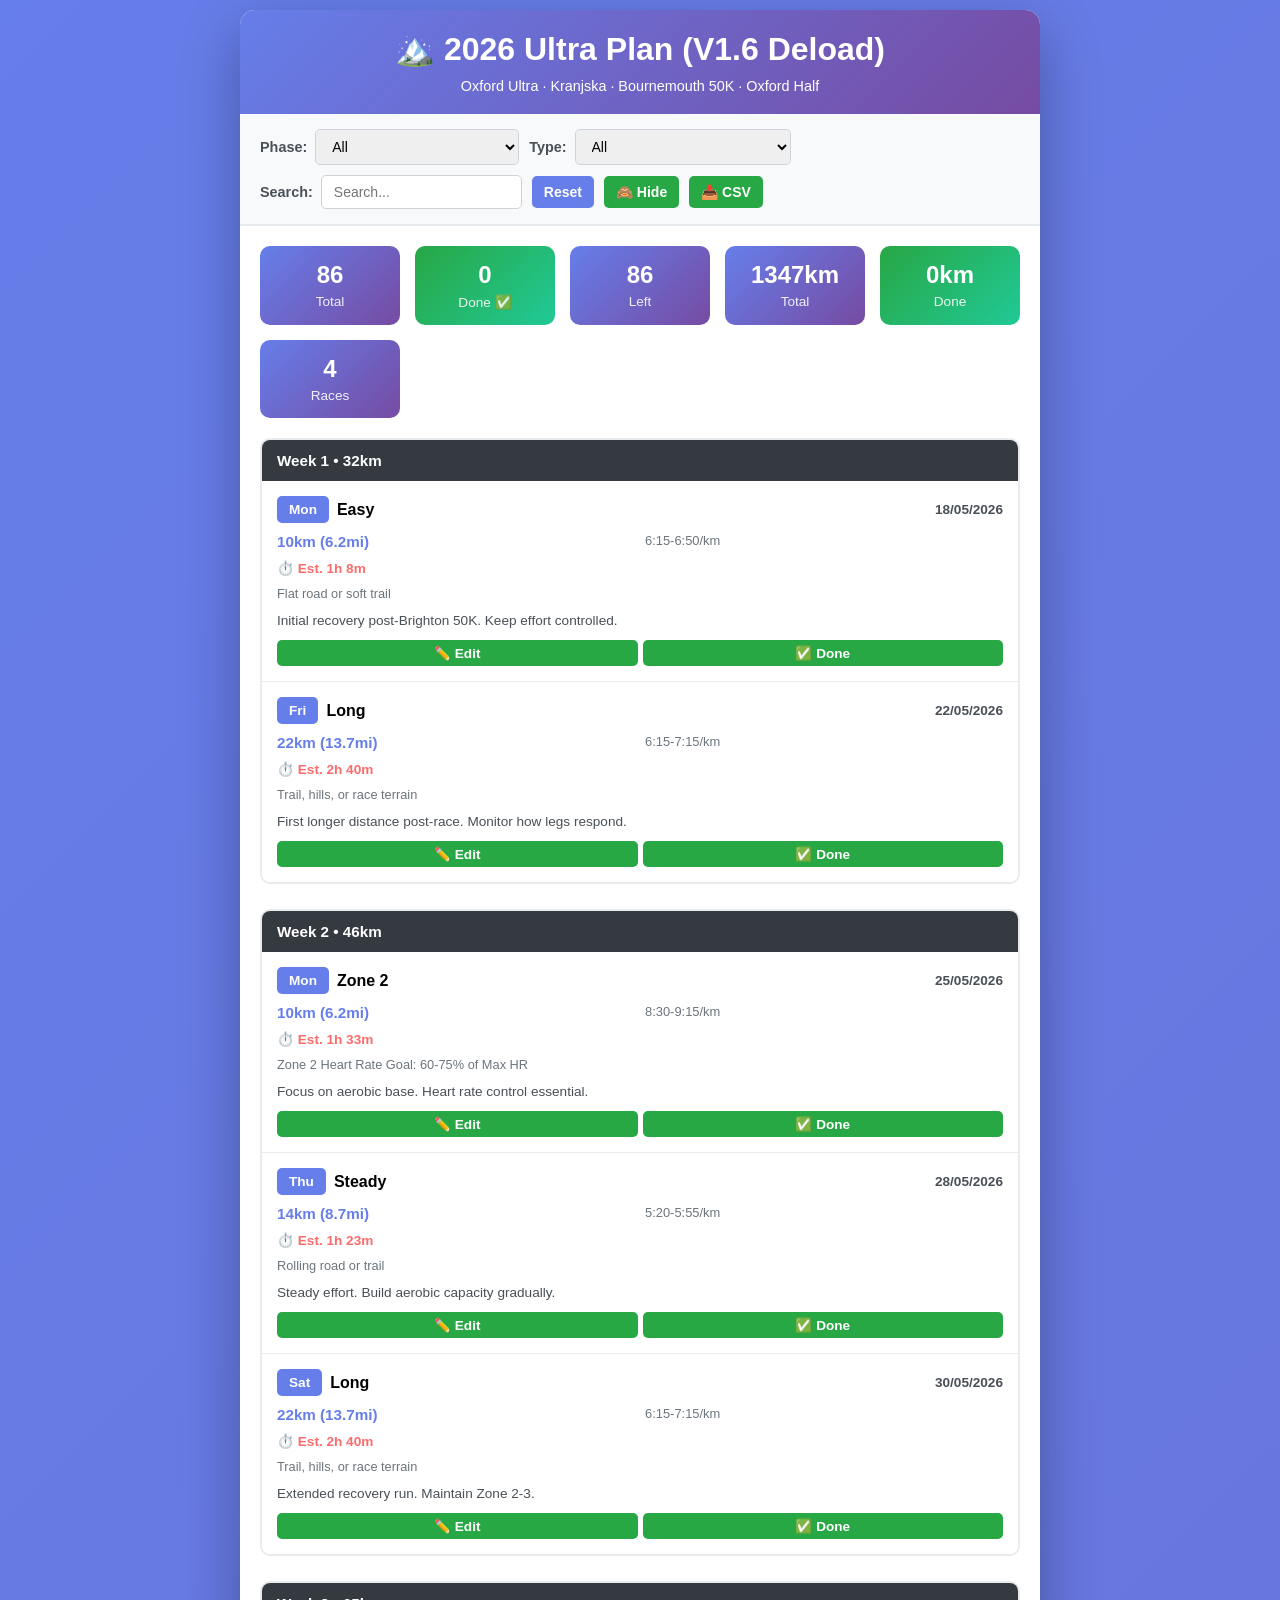
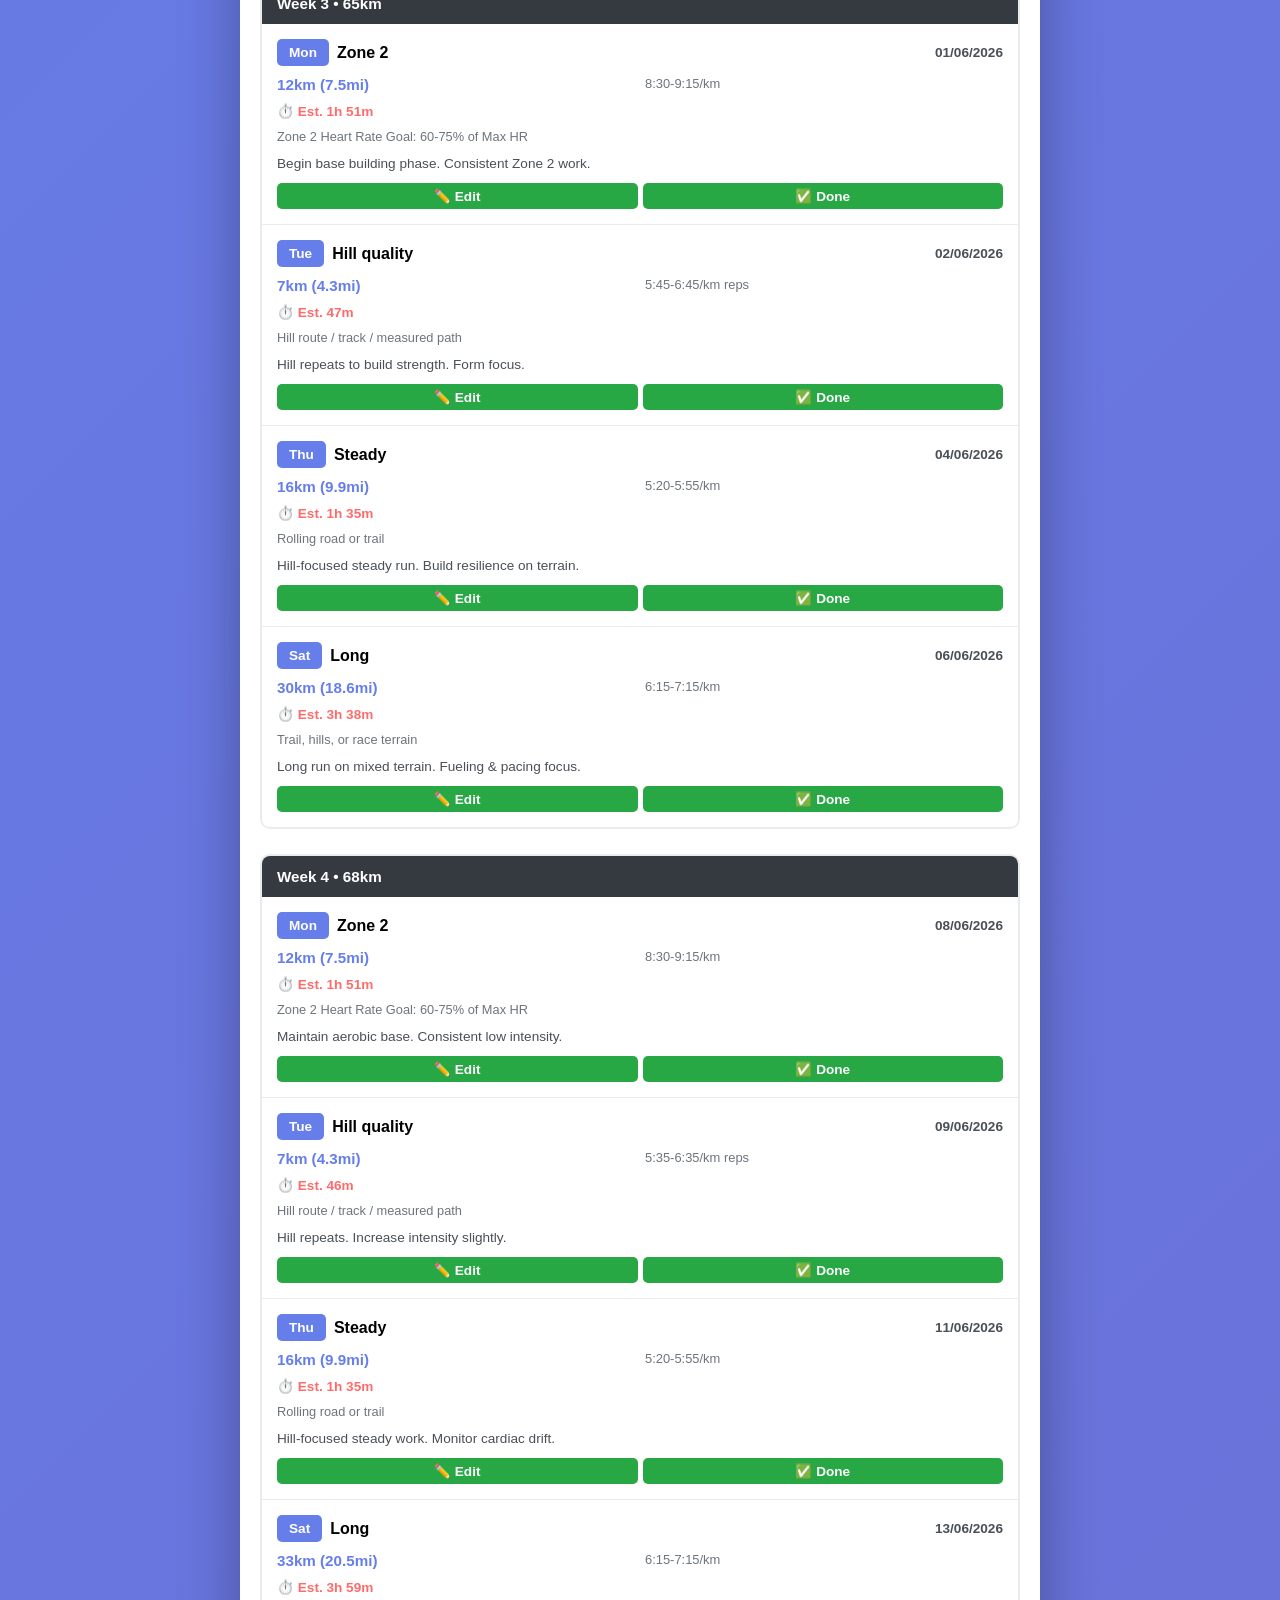
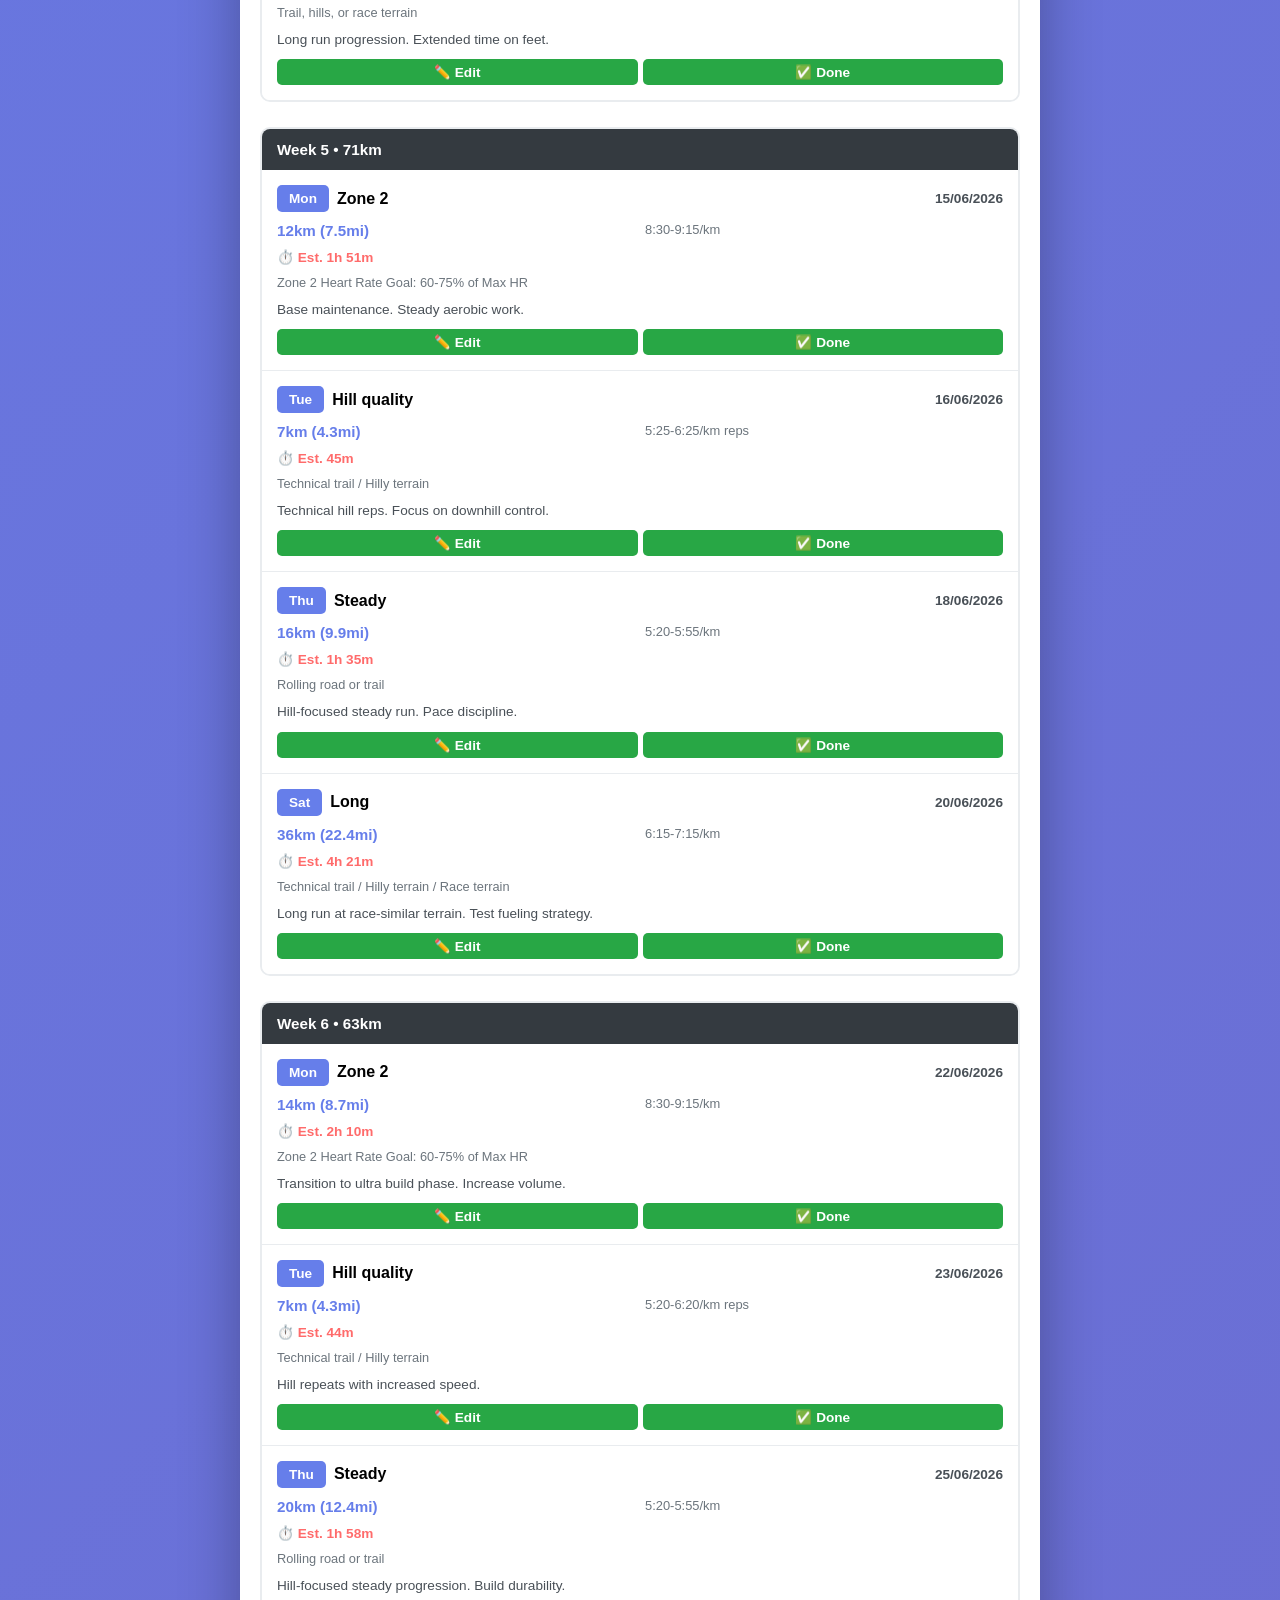
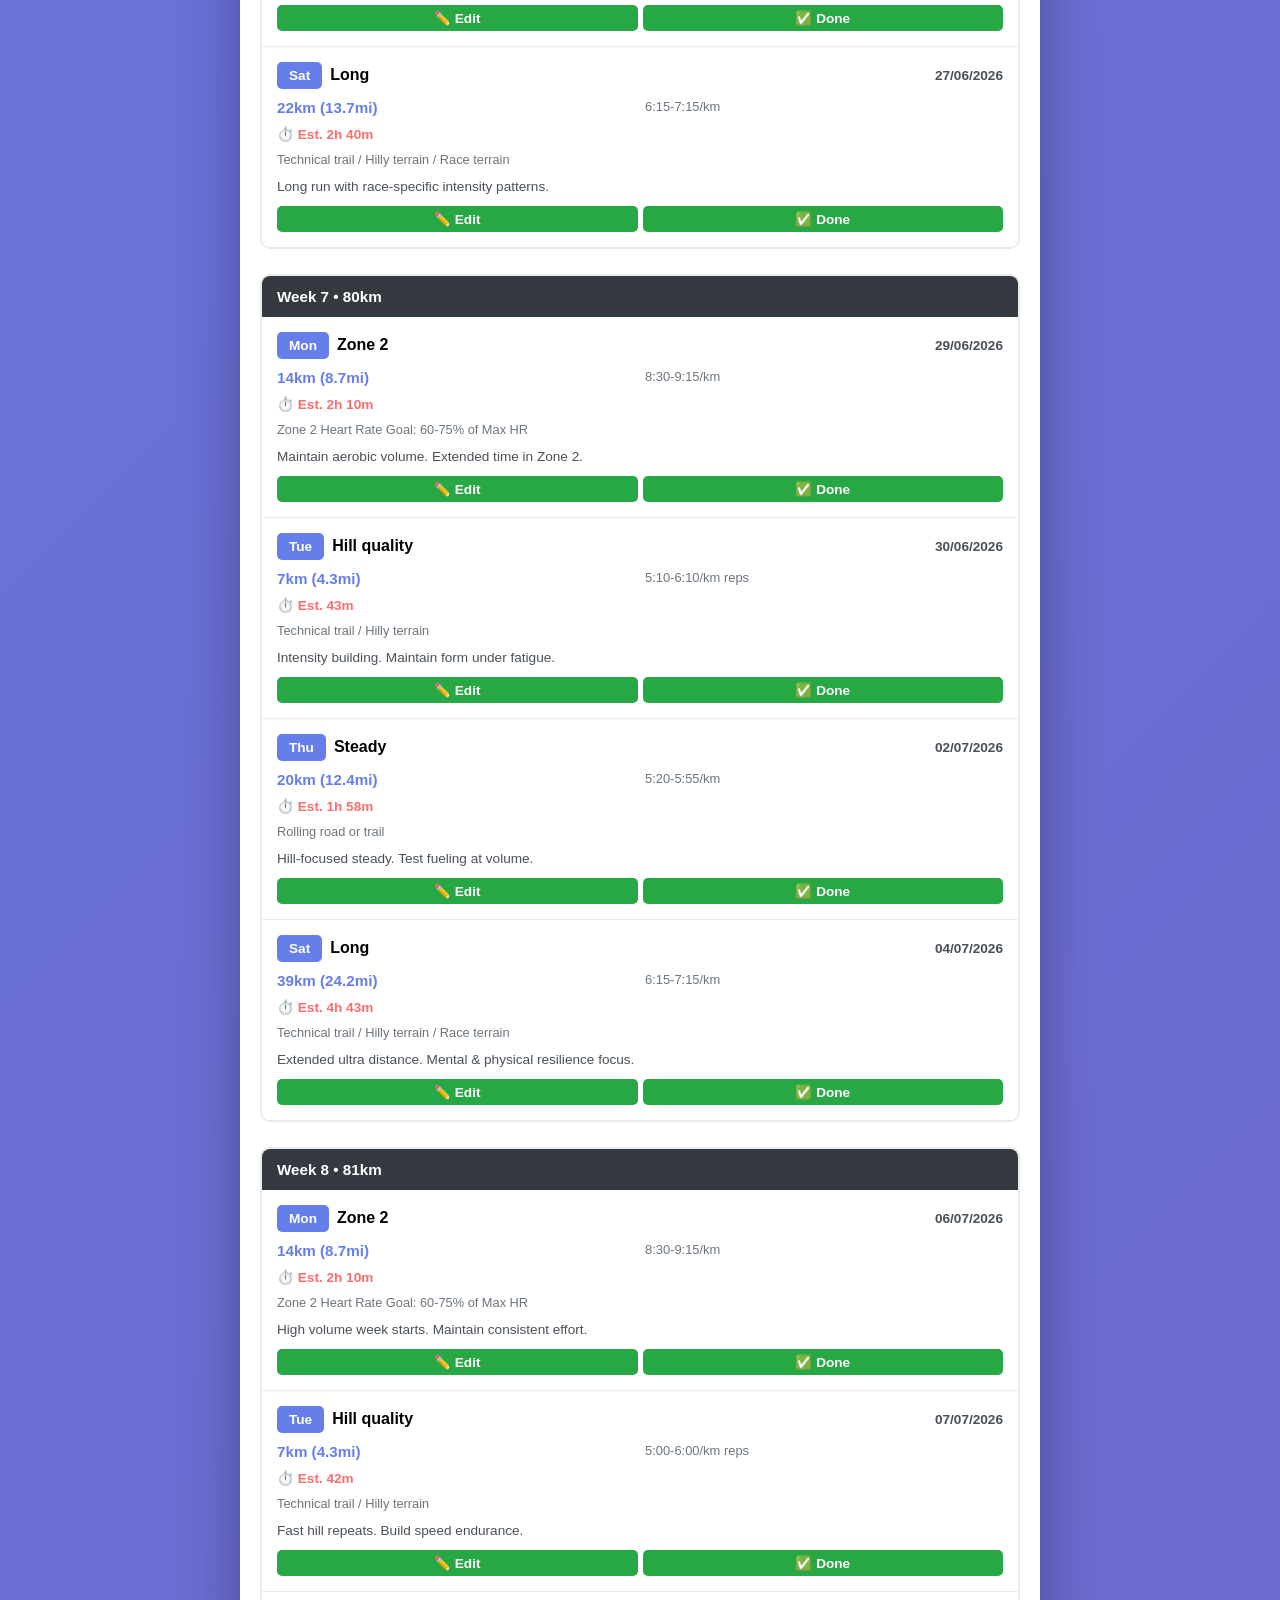
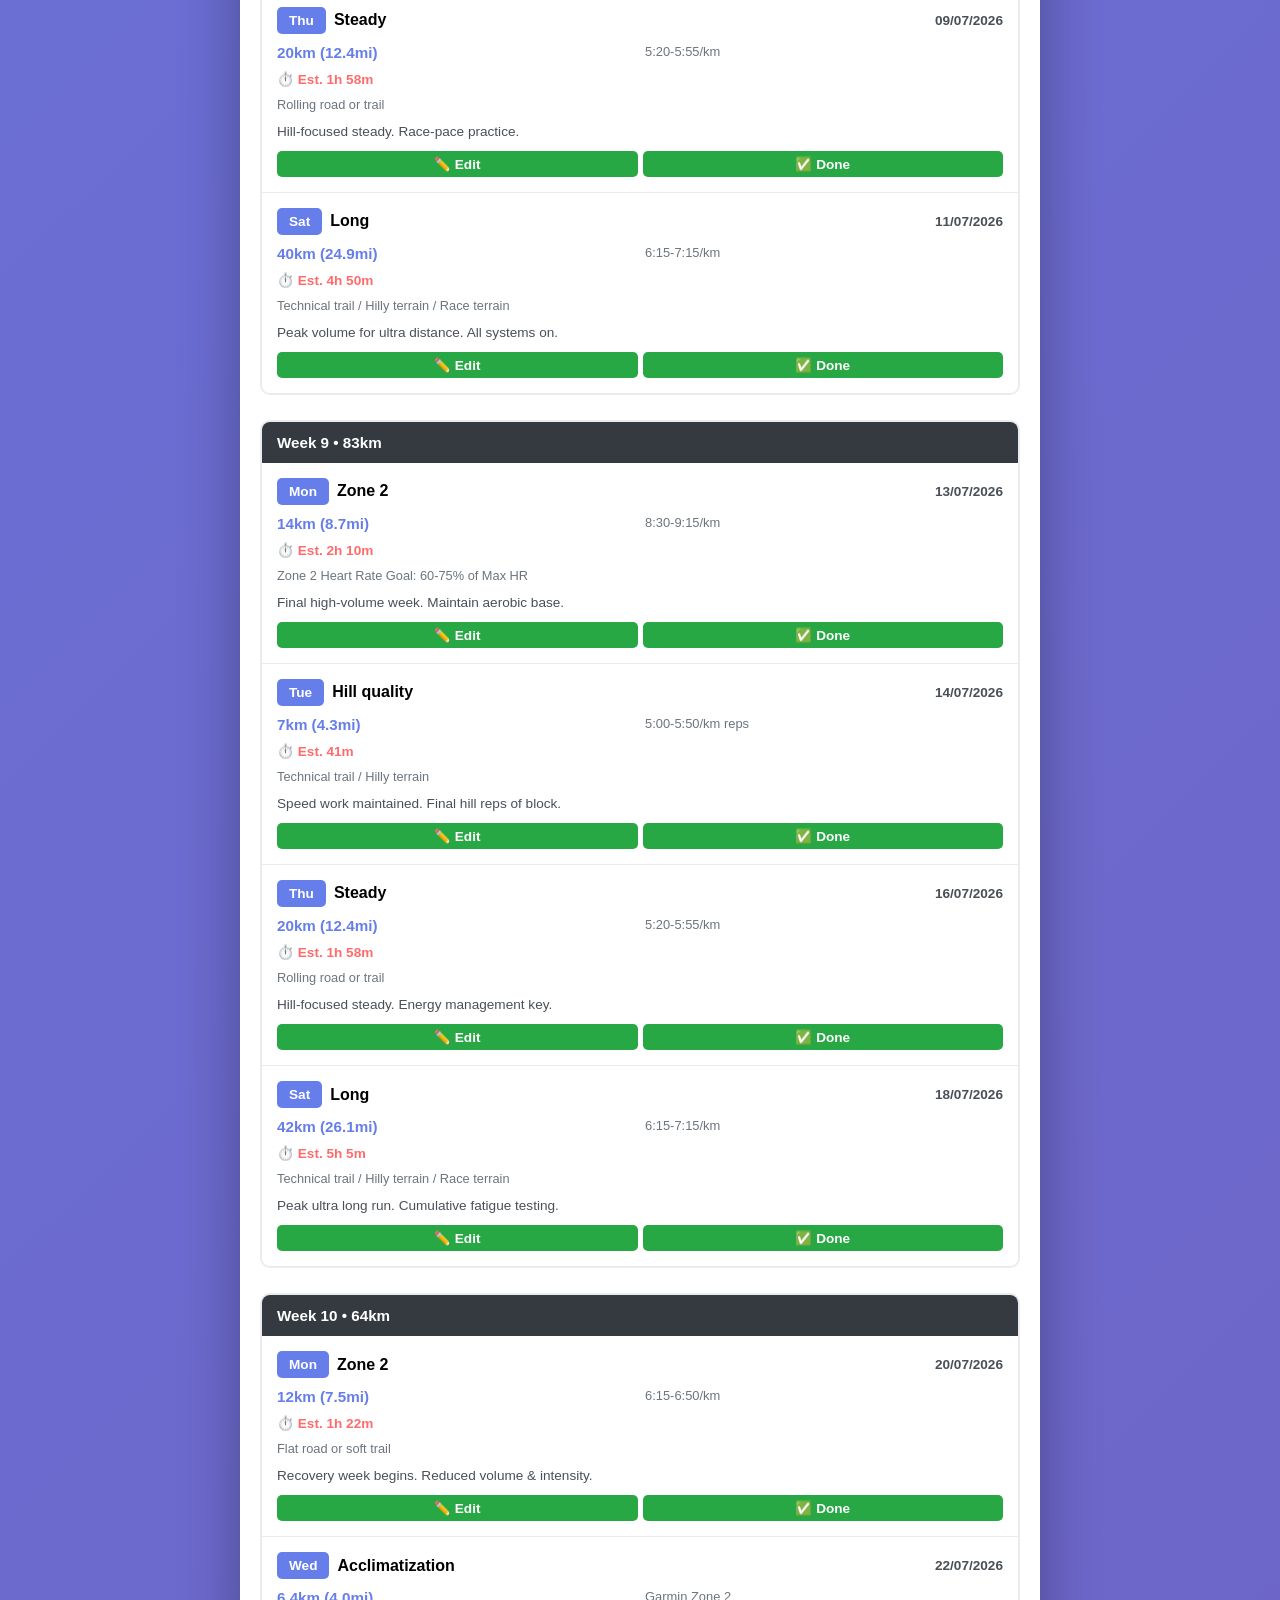
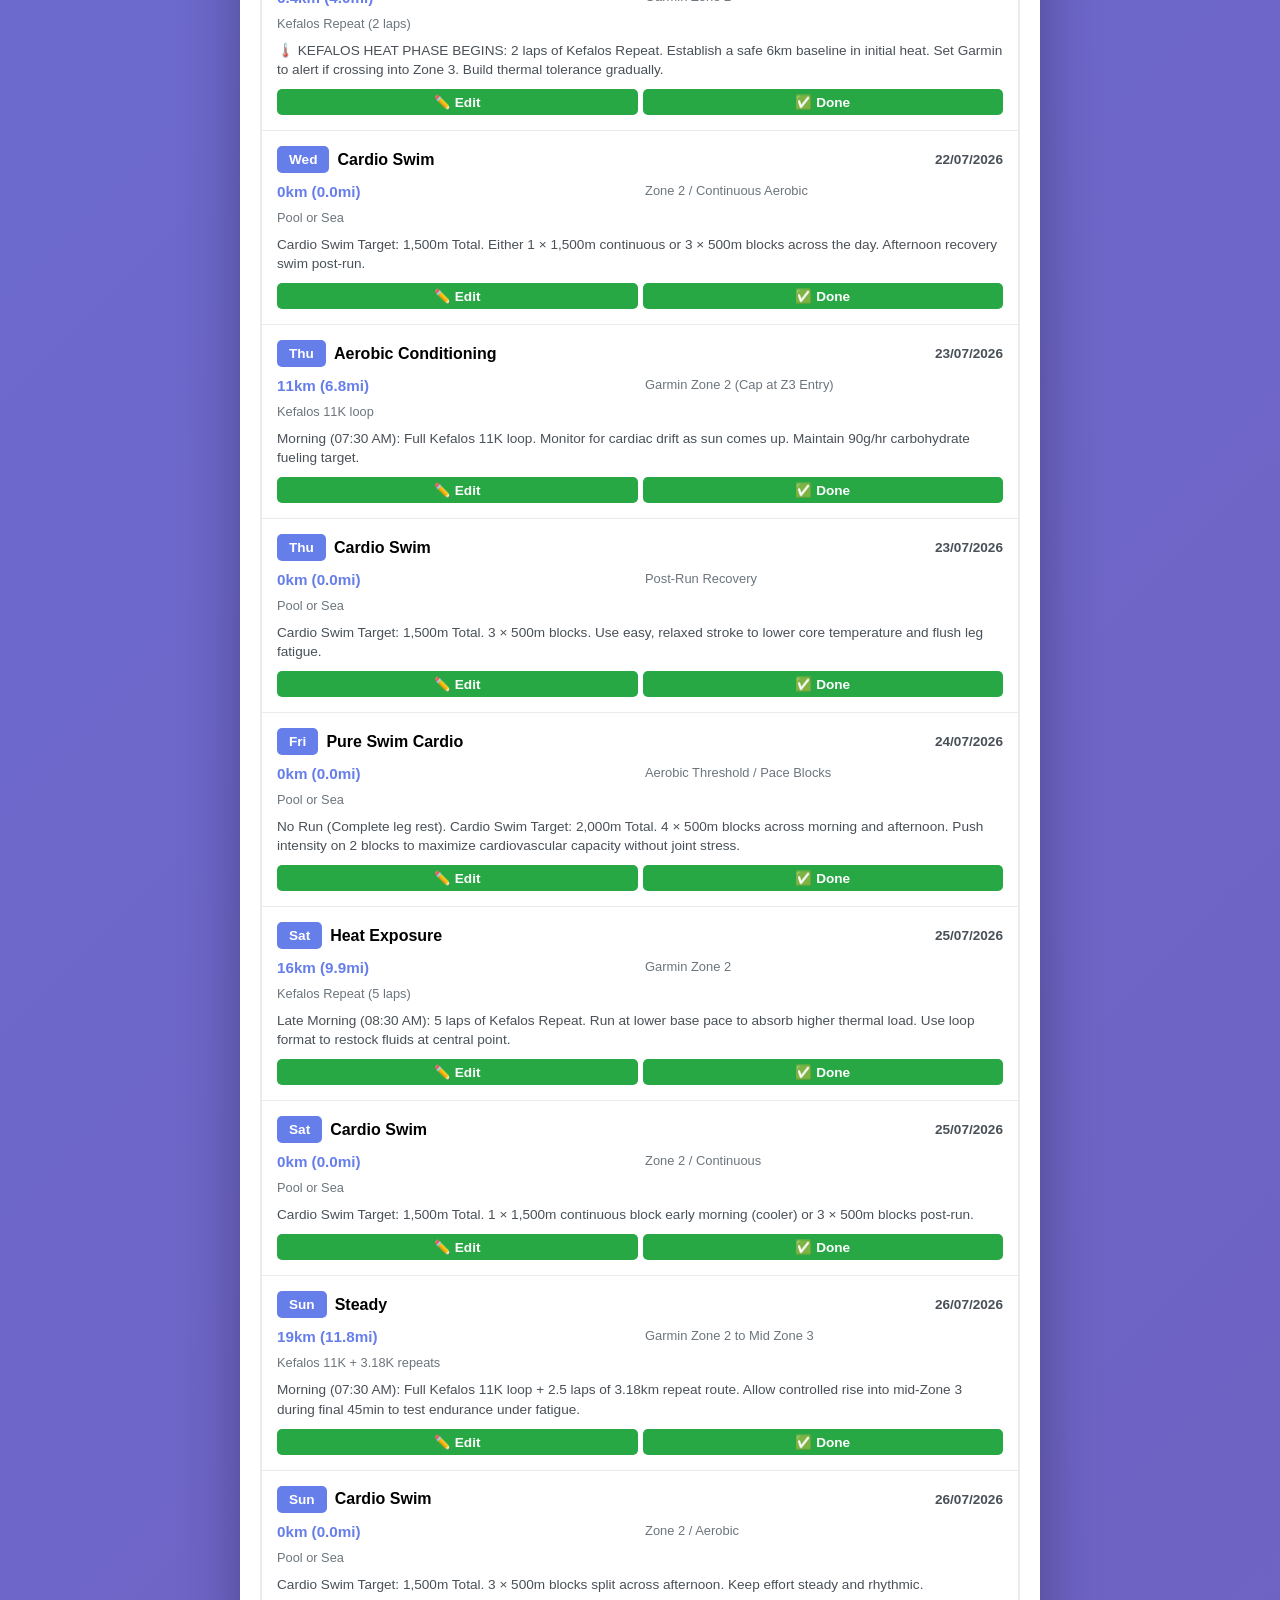
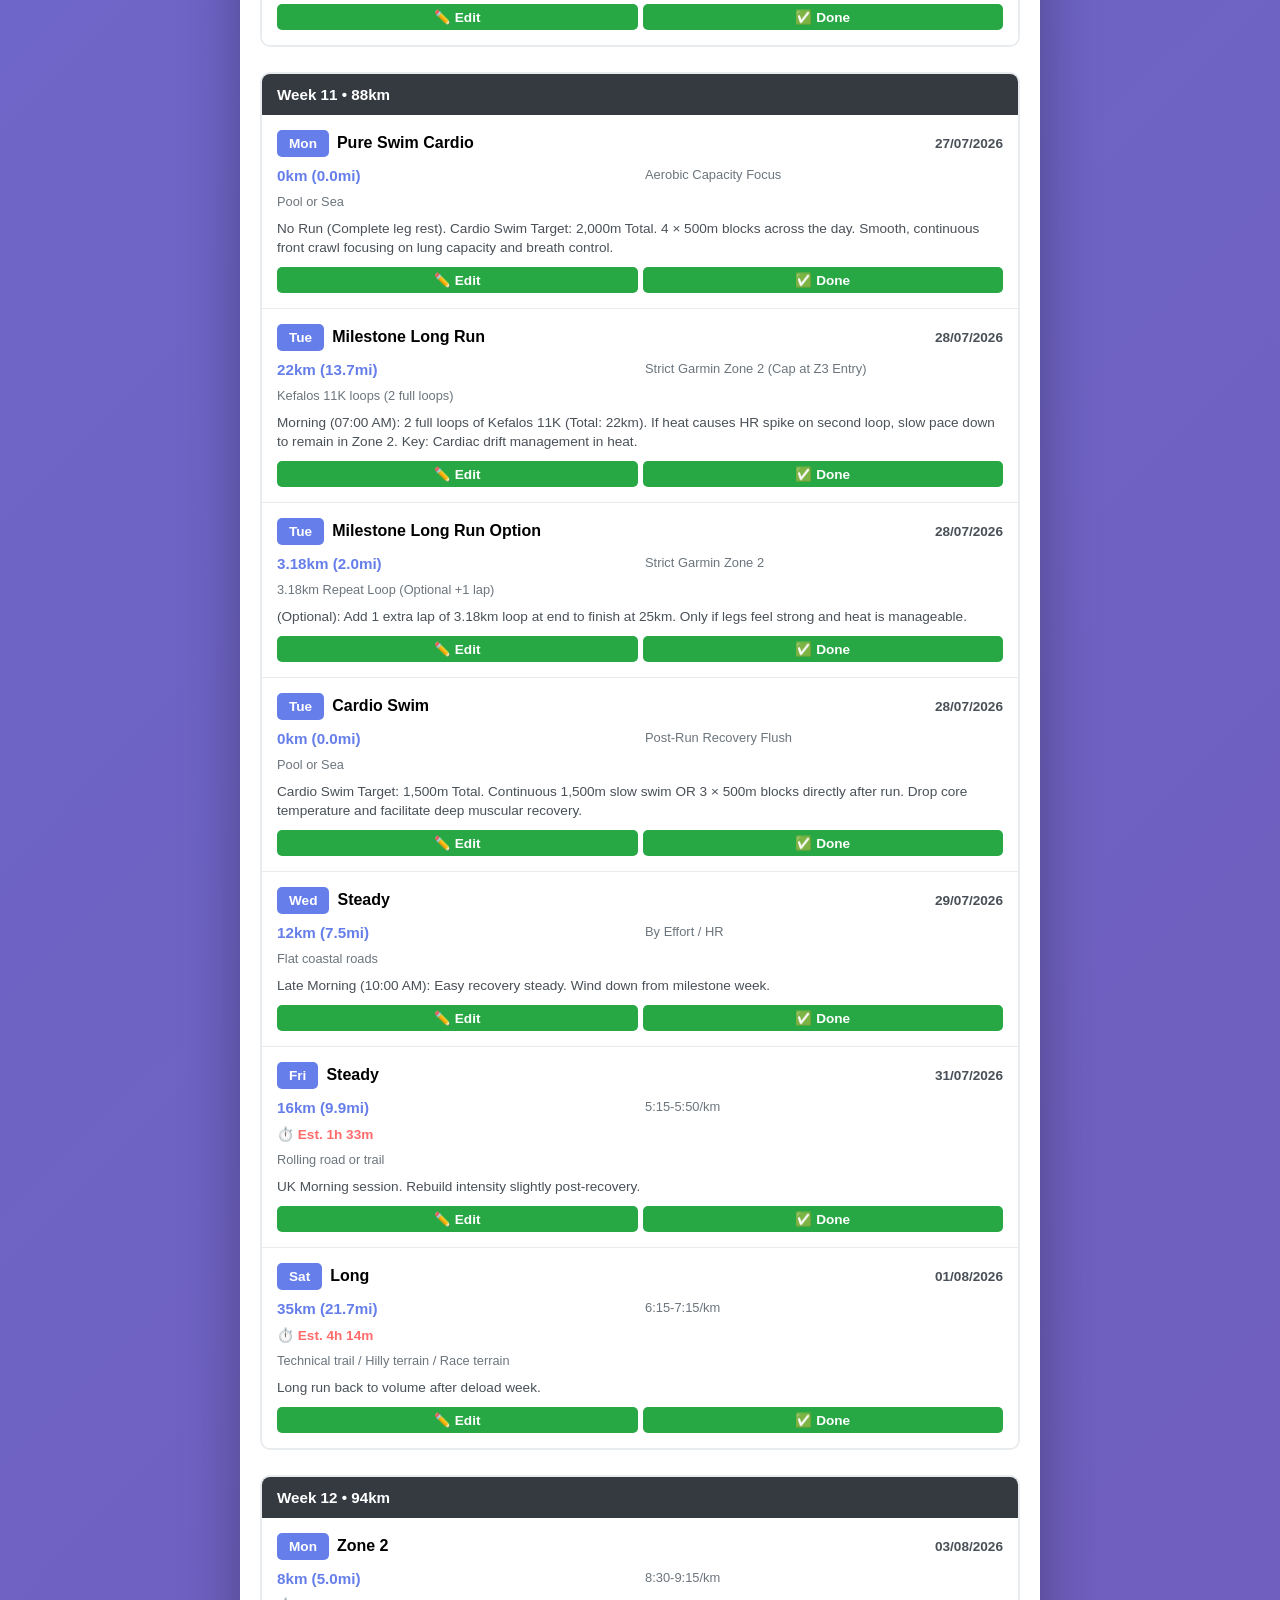
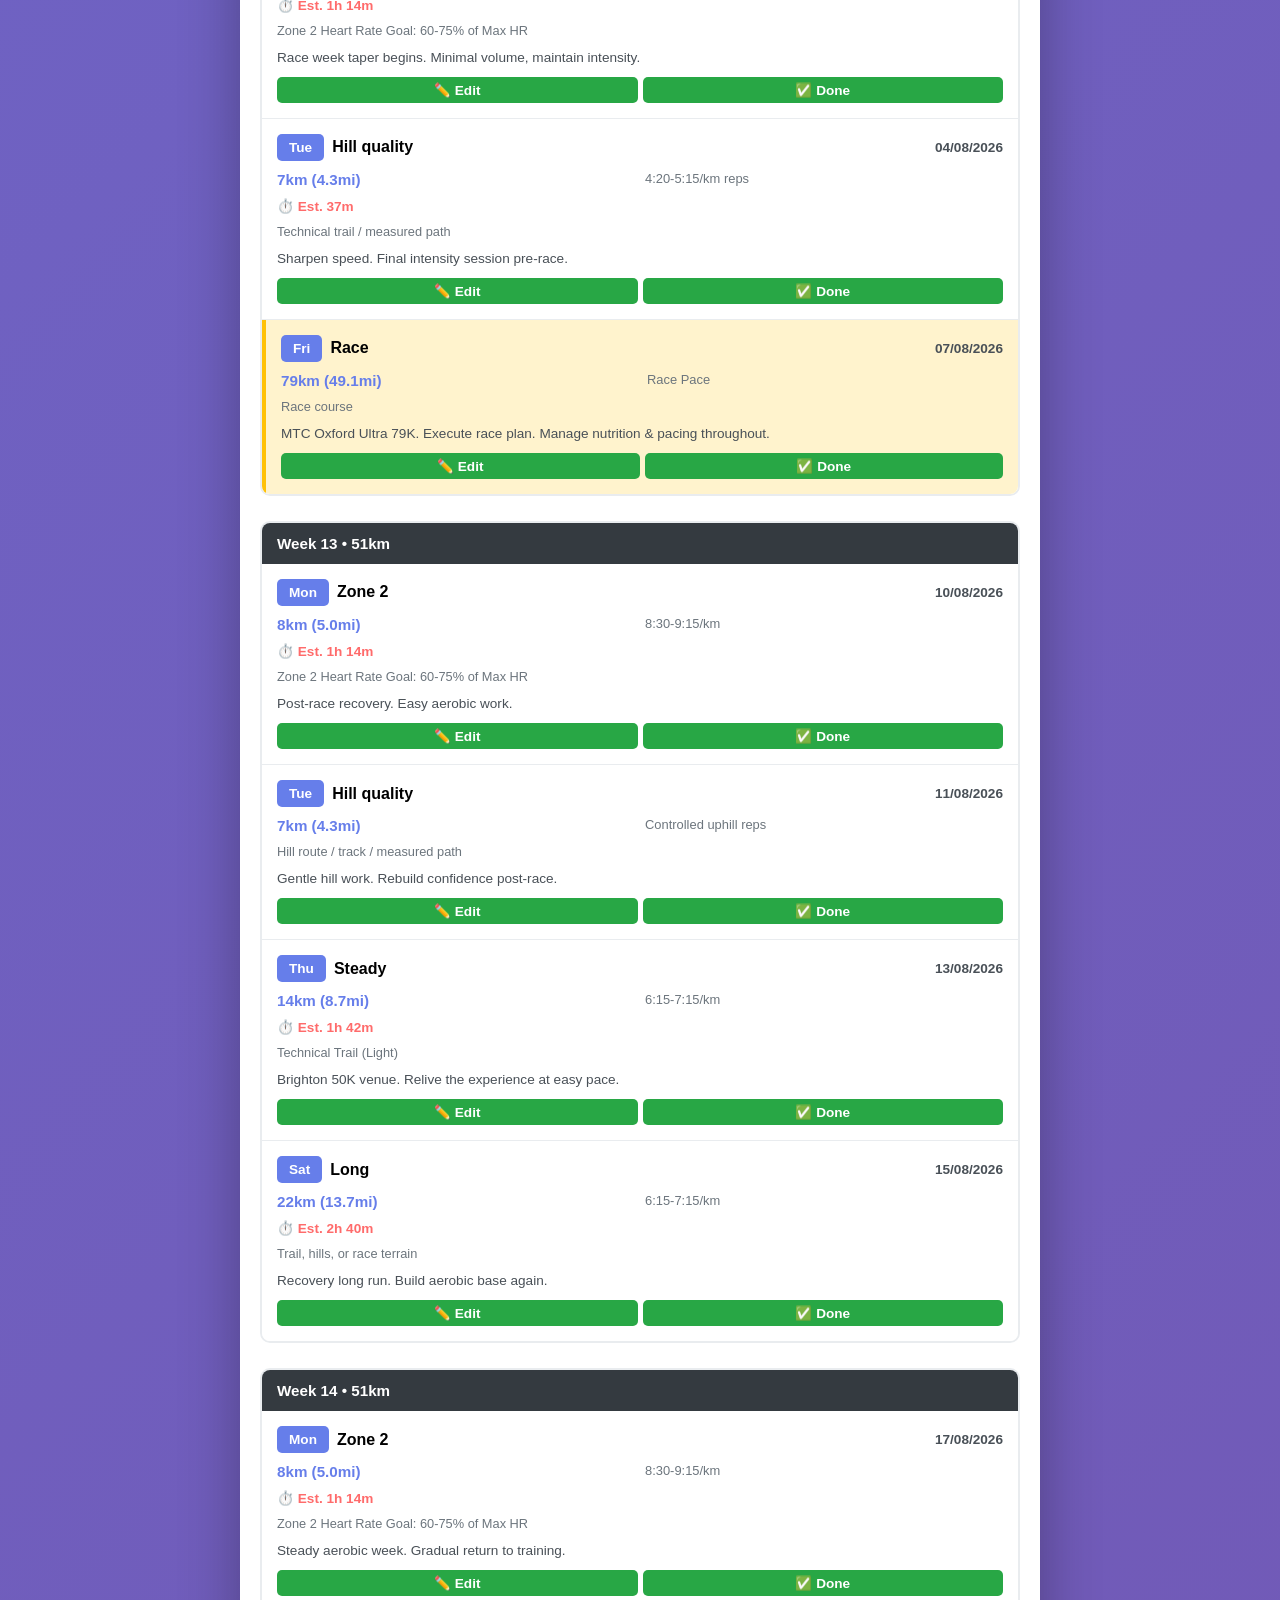
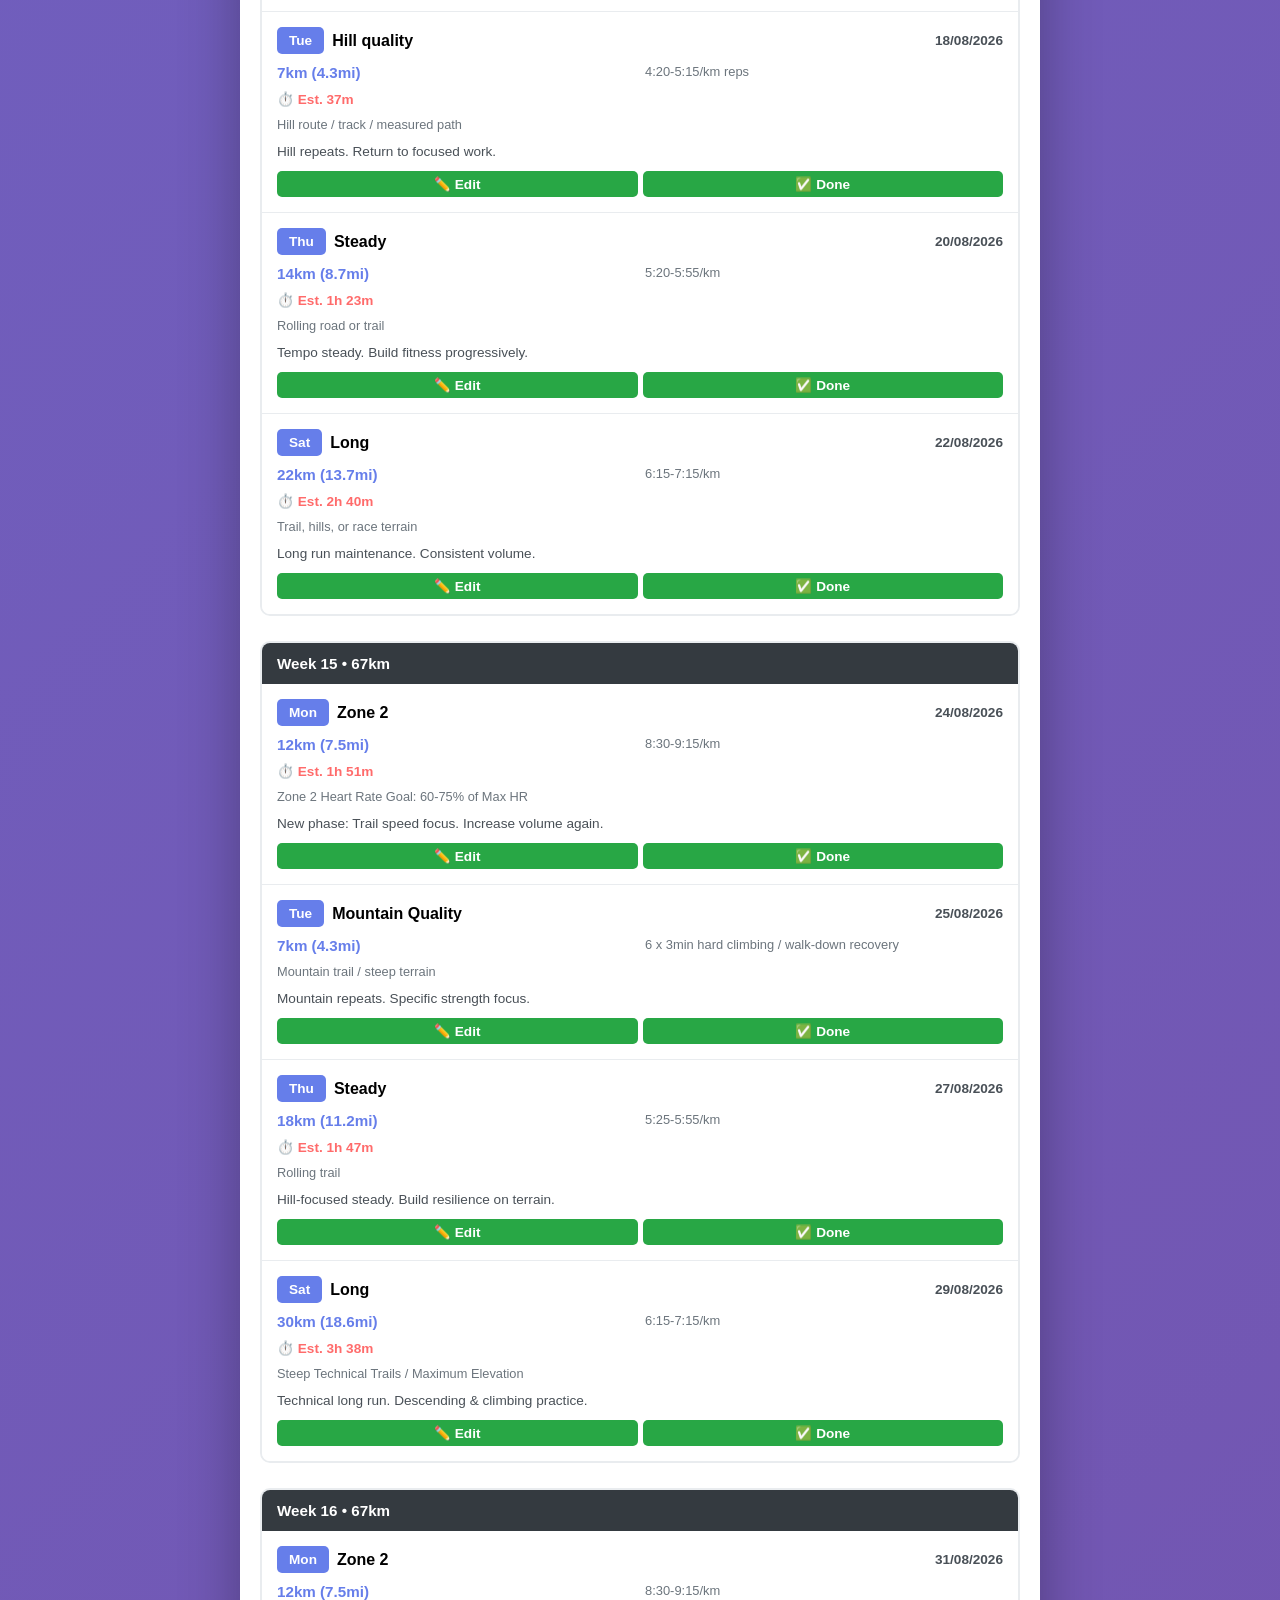
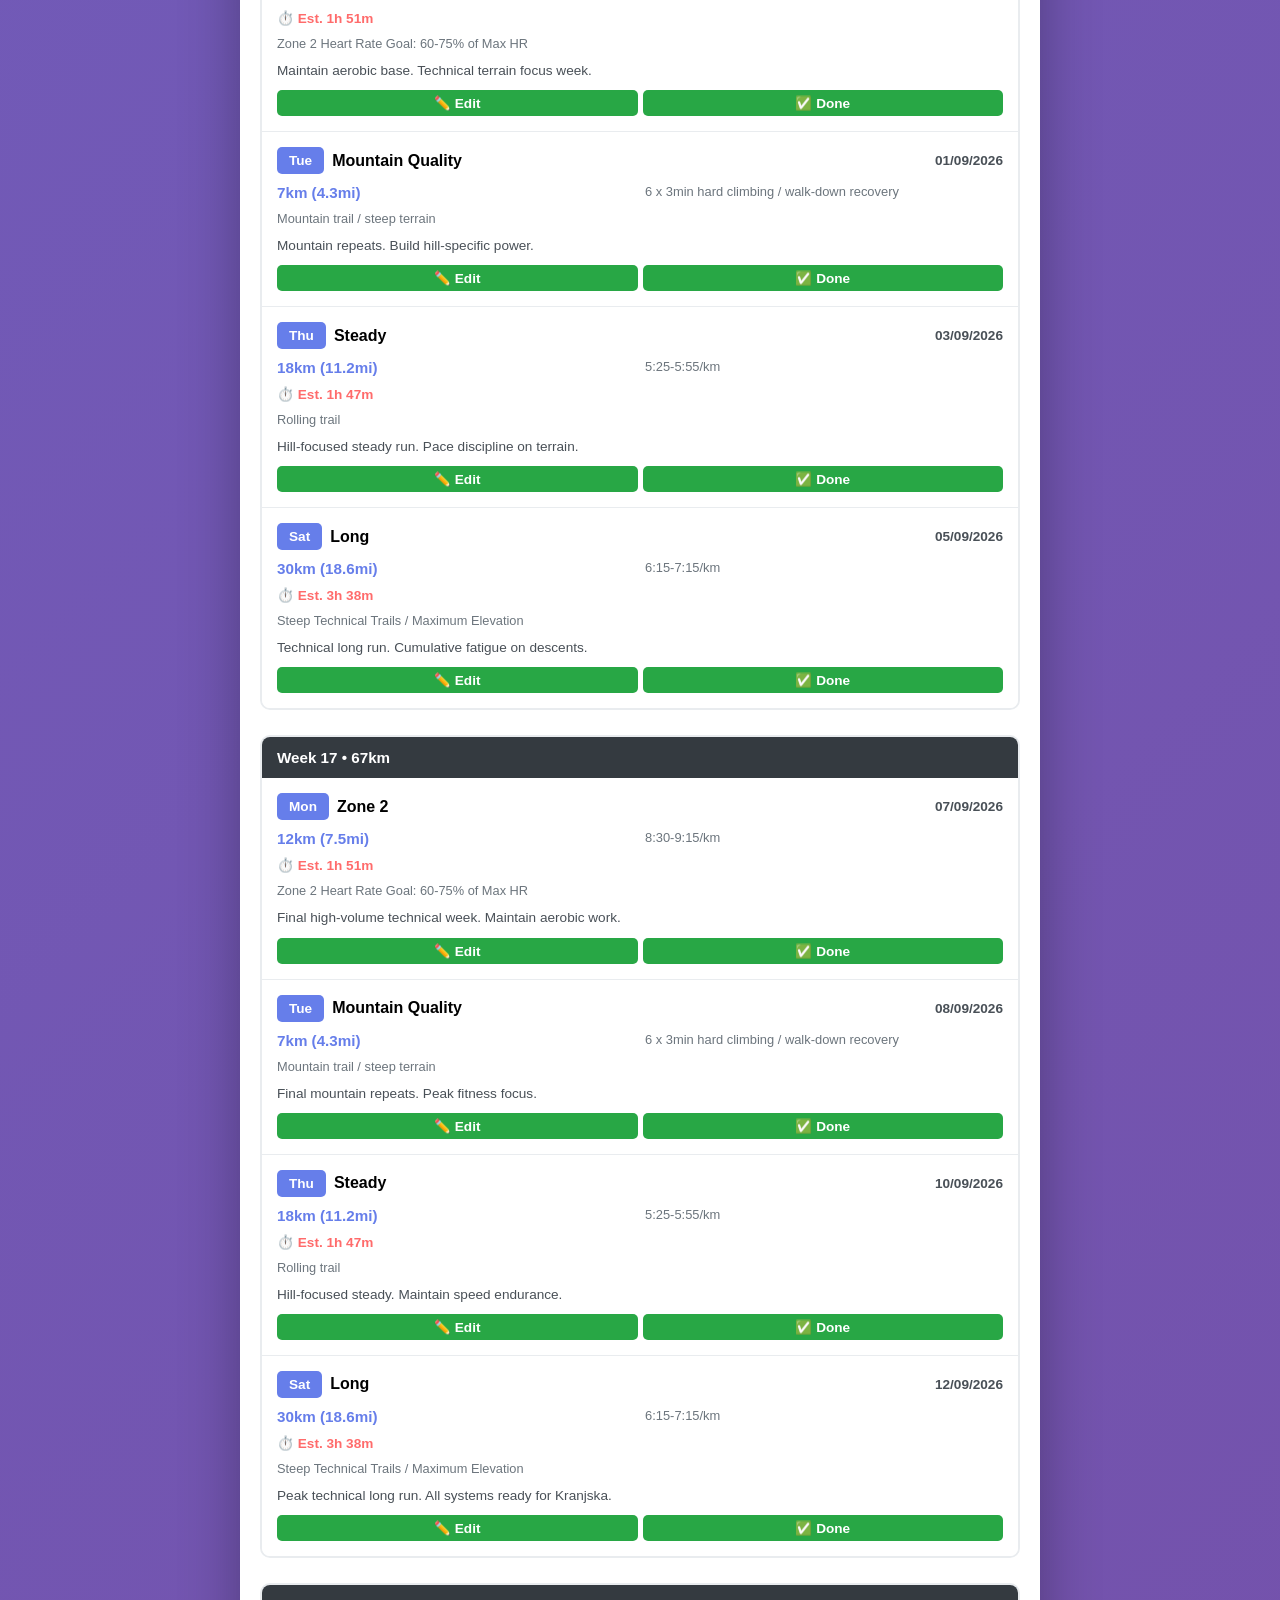
<file: index.html>
<!DOCTYPE html>
<html lang="en">
<head>
    <meta charset="UTF-8">
    <meta name="viewport" content="width=device-width, initial-scale=1.0, viewport-fit=cover">
    <title>Ultra Training Plan · 2026 (V1.6)</title>
    <style>
        * {
            margin: 0;
            padding: 0;
            box-sizing: border-box;
        }

        body {
            font-family: 'Segoe UI', Tahoma, Geneva, Verdana, sans-serif;
            background: linear-gradient(135deg, #667eea 0%, #764ba2 100%);
            padding: 10px;
            min-height: 100vh;
        }

        .container {
            max-width: 800px;
            margin: 0 auto;
            background: white;
            border-radius: 15px;
            box-shadow: 0 20px 60px rgba(0,0,0,0.3);
            overflow: hidden;
        }

        .header {
            background: linear-gradient(135deg, #667eea 0%, #764ba2 100%);
            color: white;
            padding: 20px;
            text-align: center;
        }

        .header h1 {
            font-size: 2em;
            margin-bottom: 5px;
        }

        .controls {
            padding: 15px 20px;
            background: #f8f9fa;
            border-bottom: 2px solid #e9ecef;
            display: flex;
            gap: 10px;
            flex-wrap: wrap;
            align-items: center;
        }

        .control-group {
            display: flex;
            align-items: center;
            gap: 8px;
        }

        .control-group label {
            font-weight: 600;
            color: #495057;
            font-size: 0.9em;
        }

        select, input[type="text"], button {
            padding: 8px 12px;
            border: 1px solid #ced4da;
            border-radius: 5px;
            font-size: 14px;
        }

        select:focus, input:focus {
            outline: none;
            border-color: #667eea;
            box-shadow: 0 0 0 3px rgba(102, 126, 234, 0.1);
        }

        button {
            background: #667eea;
            color: white;
            border: none;
            cursor: pointer;
            font-weight: 600;
            transition: all 0.3s;
        }

        button:hover {
            background: #764ba2;
            transform: translateY(-2px);
            box-shadow: 0 5px 15px rgba(0,0,0,0.2);
        }

        button.secondary {
            background: #28a745;
        }

        button.secondary:hover {
            background: #218838;
        }

        .content {
            padding: 20px;
        }

        .stats {
            display: grid;
            grid-template-columns: repeat(auto-fit, minmax(120px, 1fr));
            gap: 15px;
            margin-bottom: 20px;
        }

        .stat-card {
            background: linear-gradient(135deg, #667eea 0%, #764ba2 100%);
            color: white;
            padding: 15px;
            border-radius: 10px;
            text-align: center;
        }

        .stat-card.completed {
            background: linear-gradient(135deg, #28a745 0%, #20c997 100%);
        }

        .stat-card h3 {
            font-size: 1.5em;
            margin-bottom: 5px;
        }

        .stat-card p {
            opacity: 0.9;
            font-size: 0.85em;
        }

        .week-container {
            margin-bottom: 25px;
            border: 2px solid #e9ecef;
            border-radius: 10px;
            overflow: hidden;
        }

        .week-header {
            background: #343a40;
            color: white;
            padding: 12px 15px;
            font-weight: 600;
            font-size: 0.95em;
        }

        .runs-list {
            background: white;
        }

        .run-item {
            padding: 15px;
            border-bottom: 1px solid #e9ecef;
            display: flex;
            flex-direction: column;
            gap: 10px;
            cursor: move;
            transition: all 0.3s;
        }

        .run-item.completed {
            opacity: 0.6;
            background: #e8f5e9;
        }

        .run-item:hover {
            background: #f8f9fa;
        }

        .run-item.completed:hover {
            background: #c8e6c9;
        }

        .run-item.dragging {
            opacity: 0.5;
            background: #e9ecef;
        }

        .run-item.drag-over {
            border-top: 3px solid #667eea;
        }

        .run-item:last-child {
            border-bottom: none;
        }

        .run-item.race {
            background: #fff3cd;
            border-left: 4px solid #ffc107;
        }

        .run-item.race:hover {
            background: #ffeaa7;
        }

        .run-item.race.completed {
            background: #fffacd;
        }

        .mobile-header {
            display: flex;
            justify-content: space-between;
            align-items: center;
            font-weight: 600;
        }

        .mobile-main {
            display: grid;
            grid-template-columns: 1fr 1fr;
            gap: 10px;
            font-size: 0.95em;
        }

        .mobile-full {
            grid-column: 1 / -1;
        }

        .day-badge {
            background: #667eea;
            color: white;
            padding: 6px 12px;
            border-radius: 5px;
            text-align: center;
            font-weight: 600;
            font-size: 0.85em;
            white-space: nowrap;
        }

        .distance {
            color: #667eea;
            font-weight: 600;
        }

        .pace {
            color: #6c757d;
            font-size: 0.85em;
        }

        .estimated-time {
            color: #ff6b6b;
            font-weight: 600;
            font-size: 0.85em;
        }

        .notes {
            color: #495057;
            font-size: 0.85em;
            line-height: 1.4;
        }

        .terrain {
            color: #6c757d;
            font-size: 0.8em;
        }

        .date-display {
            color: #495057;
            font-size: 0.85em;
        }

        .actions {
            display: flex;
            gap: 5px;
            flex-wrap: wrap;
        }

        .actions button {
            padding: 5px 10px;
            font-size: 0.85em;
            flex: 1;
        }

        .modal {
            display: none;
            position: fixed;
            z-index: 1000;
            left: 0;
            top: 0;
            width: 100%;
            height: 100%;
            background: rgba(0,0,0,0.5);
            align-items: center;
            justify-content: center;
        }

        .modal.active {
            display: flex;
        }

        .modal-content {
            background: white;
            padding: 25px;
            border-radius: 10px;
            max-width: 600px;
            width: 90%;
            max-height: 80vh;
            overflow-y: auto;
        }

        .modal-content h2 {
            margin-bottom: 20px;
            color: #343a40;
        }

        .form-group {
            margin-bottom: 15px;
        }

        .form-group label {
            display: block;
            margin-bottom: 5px;
            font-weight: 600;
            color: #495057;
        }

        .form-group input,
        .form-group select,
        .form-group textarea {
            width: 100%;
            padding: 10px;
            border: 1px solid #ced4da;
            border-radius: 5px;
            font-size: 14px;
        }

        .form-group textarea {
            min-height: 80px;
            resize: vertical;
        }

        .modal-actions {
            display: flex;
            gap: 10px;
            margin-top: 20px;
        }

        .modal-actions button {
            flex: 1;
        }

        .export-section {
            margin-top: 25px;
            padding: 20px;
            background: #f8f9fa;
            border-radius: 10px;
            text-align: center;
            font-size: 0.9em;
        }
    </style>
</head>
<body>
    <div class="container">
        <div class="header">
            <h1>🏔️ 2026 Ultra Plan (V1.6 Deload)</h1>
            <p style="font-size:0.9em; margin-top:10px;">Oxford Ultra · Kranjska · Bournemouth 50K · Oxford Half</p>
        </div>

        <div class="controls">
            <div class="control-group">
                <label>Phase:</label>
                <select id="phaseFilter">
                    <option value="all">All</option>
                </select>
            </div>

            <div class="control-group">
                <label>Type:</label>
                <select id="typeFilter">
                    <option value="all">All</option>
                </select>
            </div>

            <div class="control-group">
                <label>Search:</label>
                <input type="text" id="searchBox" placeholder="Search...">
            </div>

            <button onclick="resetFilters()">Reset</button>
            <button class="secondary" onclick="toggleShowCompleted()" id="toggleBtn">🙈 Hide</button>
            <button class="secondary" onclick="exportToCSV()">📥 CSV</button>
        </div>

        <div class="content">
            <div class="stats" id="statsContainer"></div>
            <div id="weeksContainer"></div>

            <div class="export-section">
                <h3>✅ Plan loaded - V6 Kefalos Acclimatization Edition</h3>
                <p>📱 Mobile optimized · Drag/Drop · Edit · 86 sessions</p>
            </div>
        </div>
    </div>

    <div id="editModal" class="modal">
        <div class="modal-content">
            <h2>Edit Run</h2>
            <form id="editForm">
                <div class="form-group">
                    <label>Day of Week:</label>
                    <select id="editDay">
                        <option value="Mon">Monday</option>
                        <option value="Tue">Tuesday</option>
                        <option value="Wed">Wednesday</option>
                        <option value="Thu">Thursday</option>
                        <option value="Fri">Friday</option>
                        <option value="Sat">Saturday</option>
                        <option value="Sun">Sunday</option>
                    </select>
                </div>
                <div class="form-group">
                    <label>Date (DD/MM/YYYY):</label>
                    <input type="text" id="editDate" placeholder="DD/MM/YYYY">
                </div>
                <div class="form-group">
                    <label>Run Type:</label>
                    <input type="text" id="editType">
                </div>
                <div class="form-group">
                    <label>Distance (km):</label>
                    <input type="number" id="editDistance" step="any" min="0">
                </div>
                <div class="form-group">
                    <label>Pace:</label>
                    <input type="text" id="editPace" placeholder="e.g., 6:15-6:50/km">
                </div>
                <div class="form-group">
                    <label>Terrain:</label>
                    <input type="text" id="editTerrain">
                </div>
                <div class="form-group">
                    <label>Notes:</label>
                    <textarea id="editNotes"></textarea>
                </div>
                <div class="modal-actions">
                    <button type="submit" class="secondary">Save</button>
                    <button type="button" onclick="closeModal()">Cancel</button>
                </div>
            </form>
        </div>
    </div>

    <script>
        const freshRunsData = [
            {Week:1,Run:1,Date:"18/05/2026",Days_Since_Surgery:105,Day:"Mon",Phase:"Post-Brighton recovery",Type:"Easy",Distance_km:10,Pace:"6:15-6:50/km",Terrain:"Flat road or soft trail",Notes:"Initial recovery post-Brighton 50K. Keep effort controlled."},
            {Week:1,Run:2,Date:"22/05/2026",Days_Since_Surgery:110,Day:"Fri",Phase:"Post-Brighton recovery",Type:"Long",Distance_km:22,Pace:"6:15-7:15/km",Terrain:"Trail, hills, or race terrain",Notes:"First longer distance post-race. Monitor how legs respond."},
            {Week:2,Run:3,Date:"25/05/2026",Days_Since_Surgery:112,Day:"Mon",Phase:"Post-Brighton recovery",Type:"Zone 2",Distance_km:10,Pace:"8:30-9:15/km",Terrain:"Zone 2 Heart Rate Goal: 60-75% of Max HR",Notes:"Focus on aerobic base. Heart rate control essential."},
            {Week:2,Run:4,Date:"28/05/2026",Days_Since_Surgery:115,Day:"Thu",Phase:"Post-Brighton recovery",Type:"Steady",Distance_km:14,Pace:"5:20-5:55/km",Terrain:"Rolling road or trail",Notes:"Steady effort. Build aerobic capacity gradually."},
            {Week:2,Run:5,Date:"30/05/2026",Days_Since_Surgery:117,Day:"Sat",Phase:"Post-Brighton recovery",Type:"Long",Distance_km:22,Pace:"6:15-7:15/km",Terrain:"Trail, hills, or race terrain",Notes:"Extended recovery run. Maintain Zone 2-3."},
            {Week:3,Run:6,Date:"01/06/2026",Days_Since_Surgery:119,Day:"Mon",Phase:"Base build",Type:"Zone 2",Distance_km:12,Pace:"8:30-9:15/km",Terrain:"Zone 2 Heart Rate Goal: 60-75% of Max HR",Notes:"Begin base building phase. Consistent Zone 2 work."},
            {Week:3,Run:7,Date:"02/06/2026",Days_Since_Surgery:120,Day:"Tue",Phase:"Base build",Type:"Hill quality",Distance_km:7,Pace:"5:45-6:45/km reps",Terrain:"Hill route / track / measured path",Notes:"Hill repeats to build strength. Form focus."},
            {Week:3,Run:8,Date:"04/06/2026",Days_Since_Surgery:122,Day:"Thu",Phase:"Base build",Type:"Steady",Distance_km:16,Pace:"5:20-5:55/km",Terrain:"Rolling road or trail",Notes:"Hill-focused steady run. Build resilience on terrain."},
            {Week:3,Run:9,Date:"06/06/2026",Days_Since_Surgery:124,Day:"Sat",Phase:"Base build",Type:"Long",Distance_km:30,Pace:"6:15-7:15/km",Terrain:"Trail, hills, or race terrain",Notes:"Long run on mixed terrain. Fueling & pacing focus."},
            {Week:4,Run:10,Date:"08/06/2026",Days_Since_Surgery:126,Day:"Mon",Phase:"Base build",Type:"Zone 2",Distance_km:12,Pace:"8:30-9:15/km",Terrain:"Zone 2 Heart Rate Goal: 60-75% of Max HR",Notes:"Maintain aerobic base. Consistent low intensity."},
            {Week:4,Run:11,Date:"09/06/2026",Days_Since_Surgery:127,Day:"Tue",Phase:"Base build",Type:"Hill quality",Distance_km:7,Pace:"5:35-6:35/km reps",Terrain:"Hill route / track / measured path",Notes:"Hill repeats. Increase intensity slightly."},
            {Week:4,Run:12,Date:"11/06/2026",Days_Since_Surgery:129,Day:"Thu",Phase:"Base build",Type:"Steady",Distance_km:16,Pace:"5:20-5:55/km",Terrain:"Rolling road or trail",Notes:"Hill-focused steady work. Monitor cardiac drift."},
            {Week:4,Run:13,Date:"13/06/2026",Days_Since_Surgery:131,Day:"Sat",Phase:"Base build",Type:"Long",Distance_km:33,Pace:"6:15-7:15/km",Terrain:"Trail, hills, or race terrain",Notes:"Long run progression. Extended time on feet."},
            {Week:5,Run:14,Date:"15/06/2026",Days_Since_Surgery:133,Day:"Mon",Phase:"Base build",Type:"Zone 2",Distance_km:12,Pace:"8:30-9:15/km",Terrain:"Zone 2 Heart Rate Goal: 60-75% of Max HR",Notes:"Base maintenance. Steady aerobic work."},
            {Week:5,Run:15,Date:"16/06/2026",Days_Since_Surgery:134,Day:"Tue",Phase:"Base build",Type:"Hill quality",Distance_km:7,Pace:"5:25-6:25/km reps",Terrain:"Technical trail / Hilly terrain",Notes:"Technical hill reps. Focus on downhill control."},
            {Week:5,Run:16,Date:"18/06/2026",Days_Since_Surgery:136,Day:"Thu",Phase:"Base build",Type:"Steady",Distance_km:16,Pace:"5:20-5:55/km",Terrain:"Rolling road or trail",Notes:"Hill-focused steady run. Pace discipline."},
            {Week:5,Run:17,Date:"20/06/2026",Days_Since_Surgery:138,Day:"Sat",Phase:"Base build",Type:"Long",Distance_km:36,Pace:"6:15-7:15/km",Terrain:"Technical trail / Hilly terrain / Race terrain",Notes:"Long run at race-similar terrain. Test fueling strategy."},
            {Week:6,Run:18,Date:"22/06/2026",Days_Since_Surgery:140,Day:"Mon",Phase:"Ultra build",Type:"Zone 2",Distance_km:14,Pace:"8:30-9:15/km",Terrain:"Zone 2 Heart Rate Goal: 60-75% of Max HR",Notes:"Transition to ultra build phase. Increase volume."},
            {Week:6,Run:19,Date:"23/06/2026",Days_Since_Surgery:141,Day:"Tue",Phase:"Ultra build",Type:"Hill quality",Distance_km:7,Pace:"5:20-6:20/km reps",Terrain:"Technical trail / Hilly terrain",Notes:"Hill repeats with increased speed."},
            {Week:6,Run:20,Date:"25/06/2026",Days_Since_Surgery:143,Day:"Thu",Phase:"Ultra build",Type:"Steady",Distance_km:20,Pace:"5:20-5:55/km",Terrain:"Rolling road or trail",Notes:"Hill-focused steady progression. Build durability."},
            {Week:6,Run:21,Date:"27/06/2026",Days_Since_Surgery:145,Day:"Sat",Phase:"Ultra build",Type:"Long",Distance_km:22,Pace:"6:15-7:15/km",Terrain:"Technical trail / Hilly terrain / Race terrain",Notes:"Long run with race-specific intensity patterns."},
            {Week:7,Run:22,Date:"29/06/2026",Days_Since_Surgery:147,Day:"Mon",Phase:"Ultra build",Type:"Zone 2",Distance_km:14,Pace:"8:30-9:15/km",Terrain:"Zone 2 Heart Rate Goal: 60-75% of Max HR",Notes:"Maintain aerobic volume. Extended time in Zone 2."},
            {Week:7,Run:23,Date:"30/06/2026",Days_Since_Surgery:148,Day:"Tue",Phase:"Ultra build",Type:"Hill quality",Distance_km:7,Pace:"5:10-6:10/km reps",Terrain:"Technical trail / Hilly terrain",Notes:"Intensity building. Maintain form under fatigue."},
            {Week:7,Run:24,Date:"02/07/2026",Days_Since_Surgery:150,Day:"Thu",Phase:"Ultra build",Type:"Steady",Distance_km:20,Pace:"5:20-5:55/km",Terrain:"Rolling road or trail",Notes:"Hill-focused steady. Test fueling at volume."},
            {Week:7,Run:25,Date:"04/07/2026",Days_Since_Surgery:152,Day:"Sat",Phase:"Ultra build",Type:"Long",Distance_km:39,Pace:"6:15-7:15/km",Terrain:"Technical trail / Hilly terrain / Race terrain",Notes:"Extended ultra distance. Mental & physical resilience focus."},
            {Week:8,Run:26,Date:"06/07/2026",Days_Since_Surgery:154,Day:"Mon",Phase:"Ultra build",Type:"Zone 2",Distance_km:14,Pace:"8:30-9:15/km",Terrain:"Zone 2 Heart Rate Goal: 60-75% of Max HR",Notes:"High volume week starts. Maintain consistent effort."},
            {Week:8,Run:27,Date:"07/07/2026",Days_Since_Surgery:155,Day:"Tue",Phase:"Ultra build",Type:"Hill quality",Distance_km:7,Pace:"5:00-6:00/km reps",Terrain:"Technical trail / Hilly terrain",Notes:"Fast hill repeats. Build speed endurance."},
            {Week:8,Run:28,Date:"09/07/2026",Days_Since_Surgery:157,Day:"Thu",Phase:"Ultra build",Type:"Steady",Distance_km:20,Pace:"5:20-5:55/km",Terrain:"Rolling road or trail",Notes:"Hill-focused steady. Race-pace practice."},
            {Week:8,Run:29,Date:"11/07/2026",Days_Since_Surgery:159,Day:"Sat",Phase:"Ultra build",Type:"Long",Distance_km:40,Pace:"6:15-7:15/km",Terrain:"Technical trail / Hilly terrain / Race terrain",Notes:"Peak volume for ultra distance. All systems on."},
            {Week:9,Run:30,Date:"13/07/2026",Days_Since_Surgery:161,Day:"Mon",Phase:"Ultra build",Type:"Zone 2",Distance_km:14,Pace:"8:30-9:15/km",Terrain:"Zone 2 Heart Rate Goal: 60-75% of Max HR",Notes:"Final high-volume week. Maintain aerobic base."},
            {Week:9,Run:31,Date:"14/07/2026",Days_Since_Surgery:162,Day:"Tue",Phase:"Ultra build",Type:"Hill quality",Distance_km:7,Pace:"5:00-5:50/km reps",Terrain:"Technical trail / Hilly terrain",Notes:"Speed work maintained. Final hill reps of block."},
            {Week:9,Run:32,Date:"16/07/2026",Days_Since_Surgery:164,Day:"Thu",Phase:"Ultra build",Type:"Steady",Distance_km:20,Pace:"5:20-5:55/km",Terrain:"Rolling road or trail",Notes:"Hill-focused steady. Energy management key."},
            {Week:9,Run:33,Date:"18/07/2026",Days_Since_Surgery:166,Day:"Sat",Phase:"Ultra build",Type:"Long",Distance_km:42,Pace:"6:15-7:15/km",Terrain:"Technical trail / Hilly terrain / Race terrain",Notes:"Peak ultra long run. Cumulative fatigue testing."},
            {Week:10,Run:34,Date:"20/07/2026",Days_Since_Surgery:168,Day:"Mon",Phase:"Peak ultra",Type:"Zone 2",Distance_km:12,Pace:"6:15-6:50/km",Terrain:"Flat road or soft trail",Notes:"Recovery week begins. Reduced volume & intensity."},
            {Week:10,Run:35,Date:"22/07/2026",Days_Since_Surgery:170,Day:"Wed",Phase:"Peak ultra",Type:"Acclimatization",Distance_km:6.4,Pace:"Garmin Zone 2",Terrain:"Kefalos Repeat (2 laps)",Notes:"🌡️ KEFALOS HEAT PHASE BEGINS: 2 laps of Kefalos Repeat. Establish a safe 6km baseline in initial heat. Set Garmin to alert if crossing into Zone 3. Build thermal tolerance gradually."},
            {Week:10,Run:36,Date:"22/07/2026",Days_Since_Surgery:170,Day:"Wed",Phase:"Peak ultra",Type:"Cardio Swim",Distance_km:0,Pace:"Zone 2 / Continuous Aerobic",Terrain:"Pool or Sea",Notes:"Cardio Swim Target: 1,500m Total. Either 1 × 1,500m continuous or 3 × 500m blocks across the day. Afternoon recovery swim post-run."},
            {Week:10,Run:37,Date:"23/07/2026",Days_Since_Surgery:171,Day:"Thu",Phase:"Peak ultra",Type:"Aerobic Conditioning",Distance_km:11,Pace:"Garmin Zone 2 (Cap at Z3 Entry)",Terrain:"Kefalos 11K loop",Notes:"Morning (07:30 AM): Full Kefalos 11K loop. Monitor for cardiac drift as sun comes up. Maintain 90g/hr carbohydrate fueling target."},
            {Week:10,Run:38,Date:"23/07/2026",Days_Since_Surgery:171,Day:"Thu",Phase:"Peak ultra",Type:"Cardio Swim",Distance_km:0,Pace:"Post-Run Recovery",Terrain:"Pool or Sea",Notes:"Cardio Swim Target: 1,500m Total. 3 × 500m blocks. Use easy, relaxed stroke to lower core temperature and flush leg fatigue."},
            {Week:10,Run:39,Date:"24/07/2026",Days_Since_Surgery:172,Day:"Fri",Phase:"Peak ultra",Type:"Pure Swim Cardio",Distance_km:0,Pace:"Aerobic Threshold / Pace Blocks",Terrain:"Pool or Sea",Notes:"No Run (Complete leg rest). Cardio Swim Target: 2,000m Total. 4 × 500m blocks across morning and afternoon. Push intensity on 2 blocks to maximize cardiovascular capacity without joint stress."},
            {Week:10,Run:40,Date:"25/07/2026",Days_Since_Surgery:173,Day:"Sat",Phase:"Peak ultra",Type:"Heat Exposure",Distance_km:16,Pace:"Garmin Zone 2",Terrain:"Kefalos Repeat (5 laps)",Notes:"Late Morning (08:30 AM): 5 laps of Kefalos Repeat. Run at lower base pace to absorb higher thermal load. Use loop format to restock fluids at central point."},
            {Week:10,Run:41,Date:"25/07/2026",Days_Since_Surgery:173,Day:"Sat",Phase:"Peak ultra",Type:"Cardio Swim",Distance_km:0,Pace:"Zone 2 / Continuous",Terrain:"Pool or Sea",Notes:"Cardio Swim Target: 1,500m Total. 1 × 1,500m continuous block early morning (cooler) or 3 × 500m blocks post-run."},
            {Week:10,Run:42,Date:"26/07/2026",Days_Since_Surgery:174,Day:"Sun",Phase:"Peak ultra",Type:"Steady",Distance_km:19,Pace:"Garmin Zone 2 to Mid Zone 3",Terrain:"Kefalos 11K + 3.18K repeats",Notes:"Morning (07:30 AM): Full Kefalos 11K loop + 2.5 laps of 3.18km repeat route. Allow controlled rise into mid-Zone 3 during final 45min to test endurance under fatigue."},
            {Week:10,Run:43,Date:"26/07/2026",Days_Since_Surgery:174,Day:"Sun",Phase:"Peak ultra",Type:"Cardio Swim",Distance_km:0,Pace:"Zone 2 / Aerobic",Terrain:"Pool or Sea",Notes:"Cardio Swim Target: 1,500m Total. 3 × 500m blocks split across afternoon. Keep effort steady and rhythmic."},
            {Week:11,Run:44,Date:"27/07/2026",Days_Since_Surgery:175,Day:"Mon",Phase:"Peak ultra",Type:"Pure Swim Cardio",Distance_km:0,Pace:"Aerobic Capacity Focus",Terrain:"Pool or Sea",Notes:"No Run (Complete leg rest). Cardio Swim Target: 2,000m Total. 4 × 500m blocks across the day. Smooth, continuous front crawl focusing on lung capacity and breath control."},
            {Week:11,Run:45,Date:"28/07/2026",Days_Since_Surgery:176,Day:"Tue",Phase:"Peak ultra",Type:"Milestone Long Run",Distance_km:22,Pace:"Strict Garmin Zone 2 (Cap at Z3 Entry)",Terrain:"Kefalos 11K loops (2 full loops)",Notes:"Morning (07:00 AM): 2 full loops of Kefalos 11K (Total: 22km). If heat causes HR spike on second loop, slow pace down to remain in Zone 2. Key: Cardiac drift management in heat."},
            {Week:11,Run:46,Date:"28/07/2026",Days_Since_Surgery:176,Day:"Tue",Phase:"Peak ultra",Type:"Milestone Long Run Option",Distance_km:3.18,Pace:"Strict Garmin Zone 2",Terrain:"3.18km Repeat Loop (Optional +1 lap)",Notes:"(Optional): Add 1 extra lap of 3.18km loop at end to finish at 25km. Only if legs feel strong and heat is manageable."},
            {Week:11,Run:47,Date:"28/07/2026",Days_Since_Surgery:176,Day:"Tue",Phase:"Peak ultra",Type:"Cardio Swim",Distance_km:0,Pace:"Post-Run Recovery Flush",Terrain:"Pool or Sea",Notes:"Cardio Swim Target: 1,500m Total. Continuous 1,500m slow swim OR 3 × 500m blocks directly after run. Drop core temperature and facilitate deep muscular recovery."},
            {Week:11,Run:48,Date:"29/07/2026",Days_Since_Surgery:177,Day:"Wed",Phase:"Peak ultra",Type:"Steady",Distance_km:12,Pace:"By Effort / HR",Terrain:"Flat coastal roads",Notes:"Late Morning (10:00 AM): Easy recovery steady. Wind down from milestone week."},
            {Week:11,Run:49,Date:"31/07/2026",Days_Since_Surgery:179,Day:"Fri",Phase:"Peak ultra",Type:"Steady",Distance_km:16,Pace:"5:15-5:50/km",Terrain:"Rolling road or trail",Notes:"UK Morning session. Rebuild intensity slightly post-recovery."},
            {Week:11,Run:50,Date:"01/08/2026",Days_Since_Surgery:180,Day:"Sat",Phase:"Peak ultra",Type:"Long",Distance_km:35,Pace:"6:15-7:15/km",Terrain:"Technical trail / Hilly terrain / Race terrain",Notes:"Long run back to volume after deload week."},
            {Week:12,Run:51,Date:"03/08/2026",Days_Since_Surgery:182,Day:"Mon",Phase:"Oxford Ultra race week",Type:"Zone 2",Distance_km:8,Pace:"8:30-9:15/km",Terrain:"Zone 2 Heart Rate Goal: 60-75% of Max HR",Notes:"Race week taper begins. Minimal volume, maintain intensity."},
            {Week:12,Run:52,Date:"04/08/2026",Days_Since_Surgery:183,Day:"Tue",Phase:"Oxford Ultra race week",Type:"Hill quality",Distance_km:7,Pace:"4:20-5:15/km reps",Terrain:"Technical trail / measured path",Notes:"Sharpen speed. Final intensity session pre-race."},
            {Week:12,Run:53,Date:"07/08/2026",Days_Since_Surgery:186,Day:"Fri",Phase:"Oxford Ultra Race",Type:"Race",Distance_km:79,Pace:"Race Pace",Terrain:"Race course",Notes:"MTC Oxford Ultra 79K. Execute race plan. Manage nutrition & pacing throughout."},
            {Week:13,Run:54,Date:"10/08/2026",Days_Since_Surgery:189,Day:"Mon",Phase:"Recovery/reset",Type:"Zone 2",Distance_km:8,Pace:"8:30-9:15/km",Terrain:"Zone 2 Heart Rate Goal: 60-75% of Max HR",Notes:"Post-race recovery. Easy aerobic work."},
            {Week:13,Run:55,Date:"11/08/2026",Days_Since_Surgery:190,Day:"Tue",Phase:"Recovery/reset",Type:"Hill quality",Distance_km:7,Pace:"Controlled uphill reps",Terrain:"Hill route / track / measured path",Notes:"Gentle hill work. Rebuild confidence post-race."},
            {Week:13,Run:56,Date:"13/08/2026",Days_Since_Surgery:192,Day:"Thu",Phase:"Recovery/reset",Type:"Steady",Distance_km:14,Pace:"6:15-7:15/km",Terrain:"Technical Trail (Light)",Notes:"Brighton 50K venue. Relive the experience at easy pace."},
            {Week:13,Run:57,Date:"15/08/2026",Days_Since_Surgery:194,Day:"Sat",Phase:"Recovery/reset",Type:"Long",Distance_km:22,Pace:"6:15-7:15/km",Terrain:"Trail, hills, or race terrain",Notes:"Recovery long run. Build aerobic base again."},
            {Week:14,Run:58,Date:"17/08/2026",Days_Since_Surgery:196,Day:"Mon",Phase:"Recovery/reset",Type:"Zone 2",Distance_km:8,Pace:"8:30-9:15/km",Terrain:"Zone 2 Heart Rate Goal: 60-75% of Max HR",Notes:"Steady aerobic week. Gradual return to training."},
            {Week:14,Run:59,Date:"18/08/2026",Days_Since_Surgery:197,Day:"Tue",Phase:"Recovery/reset",Type:"Hill quality",Distance_km:7,Pace:"4:20-5:15/km reps",Terrain:"Hill route / track / measured path",Notes:"Hill repeats. Return to focused work."},
            {Week:14,Run:60,Date:"20/08/2026",Days_Since_Surgery:199,Day:"Thu",Phase:"Recovery/reset",Type:"Steady",Distance_km:14,Pace:"5:20-5:55/km",Terrain:"Rolling road or trail",Notes:"Tempo steady. Build fitness progressively."},
            {Week:14,Run:61,Date:"22/08/2026",Days_Since_Surgery:201,Day:"Sat",Phase:"Recovery/reset",Type:"Long",Distance_km:22,Pace:"6:15-7:15/km",Terrain:"Trail, hills, or race terrain",Notes:"Long run maintenance. Consistent volume."},
            {Week:15,Run:62,Date:"24/08/2026",Days_Since_Surgery:203,Day:"Mon",Phase:"Trail speed build",Type:"Zone 2",Distance_km:12,Pace:"8:30-9:15/km",Terrain:"Zone 2 Heart Rate Goal: 60-75% of Max HR",Notes:"New phase: Trail speed focus. Increase volume again."},
            {Week:15,Run:63,Date:"25/08/2026",Days_Since_Surgery:204,Day:"Tue",Phase:"Trail speed build",Type:"Mountain Quality",Distance_km:7,Pace:"6 x 3min hard climbing / walk-down recovery",Terrain:"Mountain trail / steep terrain",Notes:"Mountain repeats. Specific strength focus."},
            {Week:15,Run:64,Date:"27/08/2026",Days_Since_Surgery:206,Day:"Thu",Phase:"Trail speed build",Type:"Steady",Distance_km:18,Pace:"5:25-5:55/km",Terrain:"Rolling trail",Notes:"Hill-focused steady. Build resilience on terrain."},
            {Week:15,Run:65,Date:"29/08/2026",Days_Since_Surgery:208,Day:"Sat",Phase:"Trail speed build",Type:"Long",Distance_km:30,Pace:"6:15-7:15/km",Terrain:"Steep Technical Trails / Maximum Elevation",Notes:"Technical long run. Descending & climbing practice."},
            {Week:16,Run:66,Date:"31/08/2026",Days_Since_Surgery:210,Day:"Mon",Phase:"Trail speed build",Type:"Zone 2",Distance_km:12,Pace:"8:30-9:15/km",Terrain:"Zone 2 Heart Rate Goal: 60-75% of Max HR",Notes:"Maintain aerobic base. Technical terrain focus week."},
            {Week:16,Run:67,Date:"01/09/2026",Days_Since_Surgery:211,Day:"Tue",Phase:"Trail speed build",Type:"Mountain Quality",Distance_km:7,Pace:"6 x 3min hard climbing / walk-down recovery",Terrain:"Mountain trail / steep terrain",Notes:"Mountain repeats. Build hill-specific power."},
            {Week:16,Run:68,Date:"03/09/2026",Days_Since_Surgery:213,Day:"Thu",Phase:"Trail speed build",Type:"Steady",Distance_km:18,Pace:"5:25-5:55/km",Terrain:"Rolling trail",Notes:"Hill-focused steady run. Pace discipline on terrain."},
            {Week:16,Run:69,Date:"05/09/2026",Days_Since_Surgery:215,Day:"Sat",Phase:"Trail speed build",Type:"Long",Distance_km:30,Pace:"6:15-7:15/km",Terrain:"Steep Technical Trails / Maximum Elevation",Notes:"Technical long run. Cumulative fatigue on descents."},
            {Week:17,Run:70,Date:"07/09/2026",Days_Since_Surgery:217,Day:"Mon",Phase:"Trail speed build",Type:"Zone 2",Distance_km:12,Pace:"8:30-9:15/km",Terrain:"Zone 2 Heart Rate Goal: 60-75% of Max HR",Notes:"Final high-volume technical week. Maintain aerobic work."},
            {Week:17,Run:71,Date:"08/09/2026",Days_Since_Surgery:218,Day:"Tue",Phase:"Trail speed build",Type:"Mountain Quality",Distance_km:7,Pace:"6 x 3min hard climbing / walk-down recovery",Terrain:"Mountain trail / steep terrain",Notes:"Final mountain repeats. Peak fitness focus."},
            {Week:17,Run:72,Date:"10/09/2026",Days_Since_Surgery:220,Day:"Thu",Phase:"Trail speed build",Type:"Steady",Distance_km:18,Pace:"5:25-5:55/km",Terrain:"Rolling trail",Notes:"Hill-focused steady. Maintain speed endurance."},
            {Week:17,Run:73,Date:"12/09/2026",Days_Since_Surgery:222,Day:"Sat",Phase:"Trail speed build",Type:"Long",Distance_km:30,Pace:"6:15-7:15/km",Terrain:"Steep Technical Trails / Maximum Elevation",Notes:"Peak technical long run. All systems ready for Kranjska."},
            {Week:18,Run:74,Date:"14/09/2026",Days_Since_Surgery:224,Day:"Mon",Phase:"Kranjska taper/race week",Type:"Zone 2",Distance_km:8,Pace:"8:30-9:15/km",Terrain:"Zone 2 Heart Rate Goal: 60-75% of Max HR",Notes:"Kranjska taper week. Reduce volume sharply."},
            {Week:18,Run:75,Date:"15/09/2026",Days_Since_Surgery:225,Day:"Tue",Phase:"Kranjska taper/race week",Type:"Hill quality",Distance_km:7,Pace:"4:20-5:15/km reps",Terrain:"Hill route / track / measured path",Notes:"Final sharpen session. Maintain intensity."},
            {Week:18,Run:76,Date:"20/09/2026",Days_Since_Surgery:230,Day:"Sun",Phase:"Kranjska Race",Type:"Race",Distance_km:25,Pace:"Race Pace",Terrain:"Mountain trail course",Notes:"Kranjska Golden Trail race (25K mountain ultra). Test endurance on technical alpine terrain."},
            {Week:19,Run:77,Date:"21/09/2026",Days_Since_Surgery:231,Day:"Mon",Phase:"Bournemouth build/taper",Type:"Zone 2",Distance_km:10,Pace:"8:30-9:15/km",Terrain:"Zone 2 Heart Rate Goal: 60-75% of Max HR",Notes:"Post-Kranjska recovery. Begin Bournemouth prep."},
            {Week:19,Run:78,Date:"22/09/2026",Days_Since_Surgery:232,Day:"Tue",Phase:"Bournemouth build/taper",Type:"Hill quality",Distance_km:7,Pace:"4:20-5:15/km reps",Terrain:"Hill route / track / measured path",Notes:"Gentle intensity work. Recover and rebuild."},
            {Week:19,Run:79,Date:"24/09/2026",Days_Since_Surgery:234,Day:"Thu",Phase:"Bournemouth build/taper",Type:"Progression Steady",Distance_km:16,Pace:"Finish last 5km at 5:12/km",Terrain:"Mixed terrain",Notes:"Negative split practice. Test race pace over distance."},
            {Week:19,Run:80,Date:"26/09/2026",Days_Since_Surgery:236,Day:"Sat",Phase:"Bournemouth build/taper",Type:"Long",Distance_km:32,Pace:"6:15-7:15/km",Terrain:"Trail, hills, or race terrain",Notes:"Long run with Bournemouth-specific terrain practice."},
            {Week:20,Run:81,Date:"28/09/2026",Days_Since_Surgery:238,Day:"Mon",Phase:"Bournemouth build/taper",Type:"Zone 2",Distance_km:10,Pace:"8:30-9:15/km",Terrain:"Zone 2 Heart Rate Goal: 60-75% of Max HR",Notes:"Final week prep. Maintain aerobic fitness."},
            {Week:20,Run:82,Date:"29/09/2026",Days_Since_Surgery:239,Day:"Tue",Phase:"Bournemouth build/taper",Type:"Hill quality",Distance_km:7,Pace:"4:20-5:15/km reps",Terrain:"Hill route / track / measured path",Notes:"Final intensity session before race."},
            {Week:20,Run:83,Date:"03/10/2026",Days_Since_Surgery:243,Day:"Sat",Phase:"Bournemouth Race",Type:"Race",Distance_km:50,Pace:"Aim 6h moving / 11h incl breaks",Terrain:"Coastal ultra course",Notes:"Bournemouth 50K ultra. Coastal running on mixed terrain. Focus on sustained pace."},
            {Week:21,Run:84,Date:"05/10/2026",Days_Since_Surgery:245,Day:"Mon",Phase:"Half taper",Type:"Zone 2",Distance_km:8,Pace:"8:30-9:15/km",Terrain:"Zone 2 Heart Rate Goal: 60-75% of Max HR",Notes:"Post-Bournemouth recovery. Easy aerobic maintenance."},
            {Week:21,Run:85,Date:"06/10/2026",Days_Since_Surgery:246,Day:"Tue",Phase:"Half taper",Type:"Speed Quality",Distance_km:7,Pace:"4 x 2km @ 5:12/km w/ 2 min recovery",Terrain:"Flat Road or measured track",Notes:"Final speed work. Race-pace specific blocks."},
            {Week:21,Run:86,Date:"11/10/2026",Days_Since_Surgery:251,Day:"Sun",Phase:"Half taper",Type:"Race",Distance_km:21.1,Pace:"5:12/km",Terrain:"Road half marathon course",Notes:"Oxford Half Marathon. Final goal race. Execute race strategy & celebrate the journey."}
        ];

        let trainingData = freshRunsData.map(run => ({...run, completed: false}));
        const savedData = localStorage.getItem('trainingPlanDEV_v2');
        if (savedData) {
            try {
                const saved = JSON.parse(savedData);
                if (Array.isArray(saved) && saved.length === trainingData.length) {
                    saved.forEach((s, i) => { if(s?.completed) trainingData[i].completed = true; });
                }
            } catch(e) {}
        }

        let currentEditIndex = null, draggedIndex = null, showCompleted = false;

        // Parse pace string and calculate estimated time using SLOWEST pace
        function estimateRunTime(distance, pace) {
            if (!pace || !distance) return null;
            
            // Extract all time values from pace (handles ranges like "6:15-6:50/km" or single pace like "5:12/km")
            const paceMatches = pace.match(/(\d+):(\d+)/g);
            if (!paceMatches || paceMatches.length === 0) return null;
            
            // Parse all pace values
            const paces = paceMatches.map(match => {
                const parts = match.split(':');
                const minutes = parseInt(parts[0]);
                const seconds = parseInt(parts[1]);
                return minutes + (seconds / 60);
            });
            
            // Use slowest pace (maximum value) for conservative estimation
            const slowestPace = Math.max(...paces);
            
            const totalMinutes = distance * slowestPace;
            const hours = Math.floor(totalMinutes / 60);
            const mins = Math.round(totalMinutes % 60);
            
            if (hours === 0) return `${mins}m`;
            if (mins === 0) return `${hours}h`;
            return `${hours}h ${mins}m`;
        }

        function toggleShowCompleted() {
            showCompleted = !showCompleted;
            document.getElementById('toggleBtn').textContent = showCompleted ? '👁️ Show' : '🙈 Hide';
            renderWeeks();
        }

        function markComplete(i) { trainingData[i].completed = true; saveToLocalStorage(); renderWeeks(); updateStats(); }
        function markIncomplete(i) { trainingData[i].completed = false; saveToLocalStorage(); renderWeeks(); updateStats(); }

        function saveToLocalStorage() { 
            localStorage.setItem('trainingPlanDEV_v2', JSON.stringify(trainingData.map(({completed}) => ({completed}))));
        }

        function updateStats() {
            const total = trainingData.length;
            const completed = trainingData.filter(r => r.completed).length;
            const totalDist = trainingData.reduce((s, r) => s + (parseFloat(r.Distance_km) || 0), 0);
            const compDist = trainingData.filter(r => r.completed).reduce((s, r) => s + (parseFloat(r.Distance_km) || 0), 0);
            const races = trainingData.filter(r => r.Type === 'Race').length;
            
            document.getElementById('statsContainer').innerHTML = `
                <div class="stat-card"><h3>${total}</h3><p>Total</p></div>
                <div class="stat-card completed"><h3>${completed}</h3><p>Done ✅</p></div>
                <div class="stat-card"><h3>${(total - completed)}</h3><p>Left</p></div>
                <div class="stat-card"><h3>${totalDist.toFixed(0)}km</h3><p>Total</p></div>
                <div class="stat-card completed"><h3>${compDist.toFixed(0)}km</h3><p>Done</p></div>
                <div class="stat-card"><h3>${races}</h3><p>Races</p></div>
            `;
        }

        function populateFilters() {
            const phases = [...new Set(trainingData.map(r => r.Phase))];
            const types = [...new Set(trainingData.map(r => r.Type))];
            const pf = document.getElementById('phaseFilter');
            const tf = document.getElementById('typeFilter');
            phases.forEach(p => { const o = document.createElement('option'); o.value = p; o.textContent = p; pf.appendChild(o); });
            types.forEach(t => { const o = document.createElement('option'); o.value = t; o.textContent = t; tf.appendChild(o); });
        }

        function renderWeeks() {
            const pf = document.getElementById('phaseFilter').value;
            const tf = document.getElementById('typeFilter').value;
            const search = document.getElementById('searchBox').value.toLowerCase();
            let filtered = trainingData.filter(r => showCompleted || !r.completed);
            if(pf !== 'all') filtered = filtered.filter(r => r.Phase === pf);
            if(tf !== 'all') filtered = filtered.filter(r => r.Type === tf);
            if(search) filtered = filtered.filter(r => JSON.stringify(r).toLowerCase().includes(search));
            
            const wg = {};
            filtered.forEach(run => { 
                if(!wg[run.Week]) wg[run.Week] = []; 
                wg[run.Week].push({...run, idx: trainingData.indexOf(run)});
            });
            
            const c = document.getElementById('weeksContainer');
            c.innerHTML = '';
            Object.keys(wg).sort((a,b) => a-b).forEach(w => {
                const runs = wg[w];
                const div = document.createElement('div');
                div.className = 'week-container';
                const wdist = runs.reduce((s, r) => s + (parseFloat(r.Distance_km) || 0), 0);
                const wcomp = runs.filter(r => r.completed).length;
                div.innerHTML = `<div class="week-header">Week ${w} • ${wdist.toFixed(0)}km${wcomp > 0 ? ` • ${wcomp} done` : ''}</div><div class="runs-list">${runs.map(r => {
                    const mi = (r.Distance_km * 0.621371).toFixed(1);
                    const estTime = estimateRunTime(r.Distance_km, r.Pace);
                    const isR = r.Type === 'Race';
                    const isC = r.completed;
                    return `<div class="run-item ${isR ? 'race' : ''} ${isC ? 'completed' : ''}" draggable="true" data-index="${r.idx}" ondragstart="dragStart(event)" ondrop="drop(event)" ondragover="dragOver(event)" ondragend="dragEnd(event)">
                        <div class="mobile-header">
                            <div style="display:flex; gap:8px; align-items:center;">
                                <span class="day-badge">${r.Day}</span>
                                <span style="font-weight:600;">${r.Type}</span>
                            </div>
                            <span class="date-display">${r.Date}</span>
                        </div>
                        <div class="mobile-main">
                            <div><div class="distance">${r.Distance_km}km (${mi}mi)</div></div>
                            <div><div class="pace">${r.Pace || '-'}</div></div>
                        </div>
                        ${estTime ? `<div class="mobile-full"><div class="estimated-time">⏱️ Est. ${estTime}</div></div>` : ''}
                        <div class="mobile-full"><div class="terrain">${r.Terrain || '-'}</div></div>
                        <div class="mobile-full"><div class="notes">${r.Notes || '-'}</div></div>
                        <div class="actions" style="justify-content:space-between;">
                            <button class="secondary" style="flex:1;" onclick="editRun(${r.idx})">✏️ Edit</button>
                            ${isC ? `<button class="secondary" style="flex:1; background:#6c757d;" onclick="markIncomplete(${r.idx})">↩️ Undo</button>` : `<button class="secondary" style="flex:1;" onclick="markComplete(${r.idx})">✅ Done</button>`}
                        </div>
                    </div>`;
                }).join('')}</div>`;
                c.appendChild(div);
            });
            updateStats();
        }

        function dragStart(e) { draggedIndex = parseInt(e.target.closest('.run-item').dataset.index); e.target.closest('.run-item').classList.add('dragging'); }
        function dragOver(e) { e.preventDefault(); e.target.closest('.run-item')?.classList.add('drag-over'); }
        function drop(e) { 
            e.preventDefault(); 
            const dropTarget = e.target.closest('.run-item');
            if(dropTarget && draggedIndex !== null) {
                const dropIdx = parseInt(dropTarget.dataset.index);
                [trainingData[draggedIndex], trainingData[dropIdx]] = [trainingData[dropIdx], trainingData[draggedIndex]];
                saveToLocalStorage();
                renderWeeks();
            }
        }
        function dragEnd(e) { document.querySelectorAll('.run-item').forEach(i => i.classList.remove('dragging', 'drag-over')); }

        function editRun(i) { 
            currentEditIndex = i; 
            const r = trainingData[i]; 
            document.getElementById('editDay').value = r.Day;
            document.getElementById('editDate').value = r.Date;
            document.getElementById('editType').value = r.Type;
            document.getElementById('editDistance').value = r.Distance_km;
            document.getElementById('editPace').value = r.Pace;
            document.getElementById('editTerrain').value = r.Terrain;
            document.getElementById('editNotes').value = r.Notes;
            document.getElementById('editModal').classList.add('active');
        }

        function closeModal() { document.getElementById('editModal').classList.remove('active'); currentEditIndex = null; }

        document.getElementById('editForm').addEventListener('submit', function(e) {
            e.preventDefault();
            const r = trainingData[currentEditIndex];
            r.Day = document.getElementById('editDay').value;
            r.Date = document.getElementById('editDate').value;
            r.Type = document.getElementById('editType').value;
            r.Distance_km = parseFloat(document.getElementById('editDistance').value);
            r.Pace = document.getElementById('editPace').value;
            r.Terrain = document.getElementById('editTerrain').value;
            r.Notes = document.getElementById('editNotes').value;
            saveToLocalStorage();
            renderWeeks();
            closeModal();
        });

        function resetFilters() { 
            document.getElementById('phaseFilter').value = 'all';
            document.getElementById('typeFilter').value = 'all';
            document.getElementById('searchBox').value = '';
            renderWeeks();
        }

        function exportToCSV() { 
            const headers = Object.keys(trainingData[0]).filter(k => k !== 'idx');
            const csv = [headers.join(','), ...trainingData.map(r => headers.map(h => {
                const v = r[h];
                return typeof v === 'string' ? (v.includes(',') ? `"${v}"` : v) : v;
            }).join(','))].join('\n');
            const blob = new Blob([csv], {type: 'text/csv'});
            const url = URL.createObjectURL(blob);
            const a = document.createElement('a');
            a.href = url;
            a.download = 'training_plan.csv';
            a.click();
        }

        document.getElementById('phaseFilter').addEventListener('change', renderWeeks);
        document.getElementById('typeFilter').addEventListener('change', renderWeeks);
        document.getElementById('searchBox').addEventListener('input', renderWeeks);
        document.getElementById('editModal').addEventListener('click', e => { if(e.target === document.getElementById('editModal')) closeModal(); });

        window.onload = () => {
            populateFilters();
            renderWeeks();
        };
    </script>
</body>
</html>
</file>
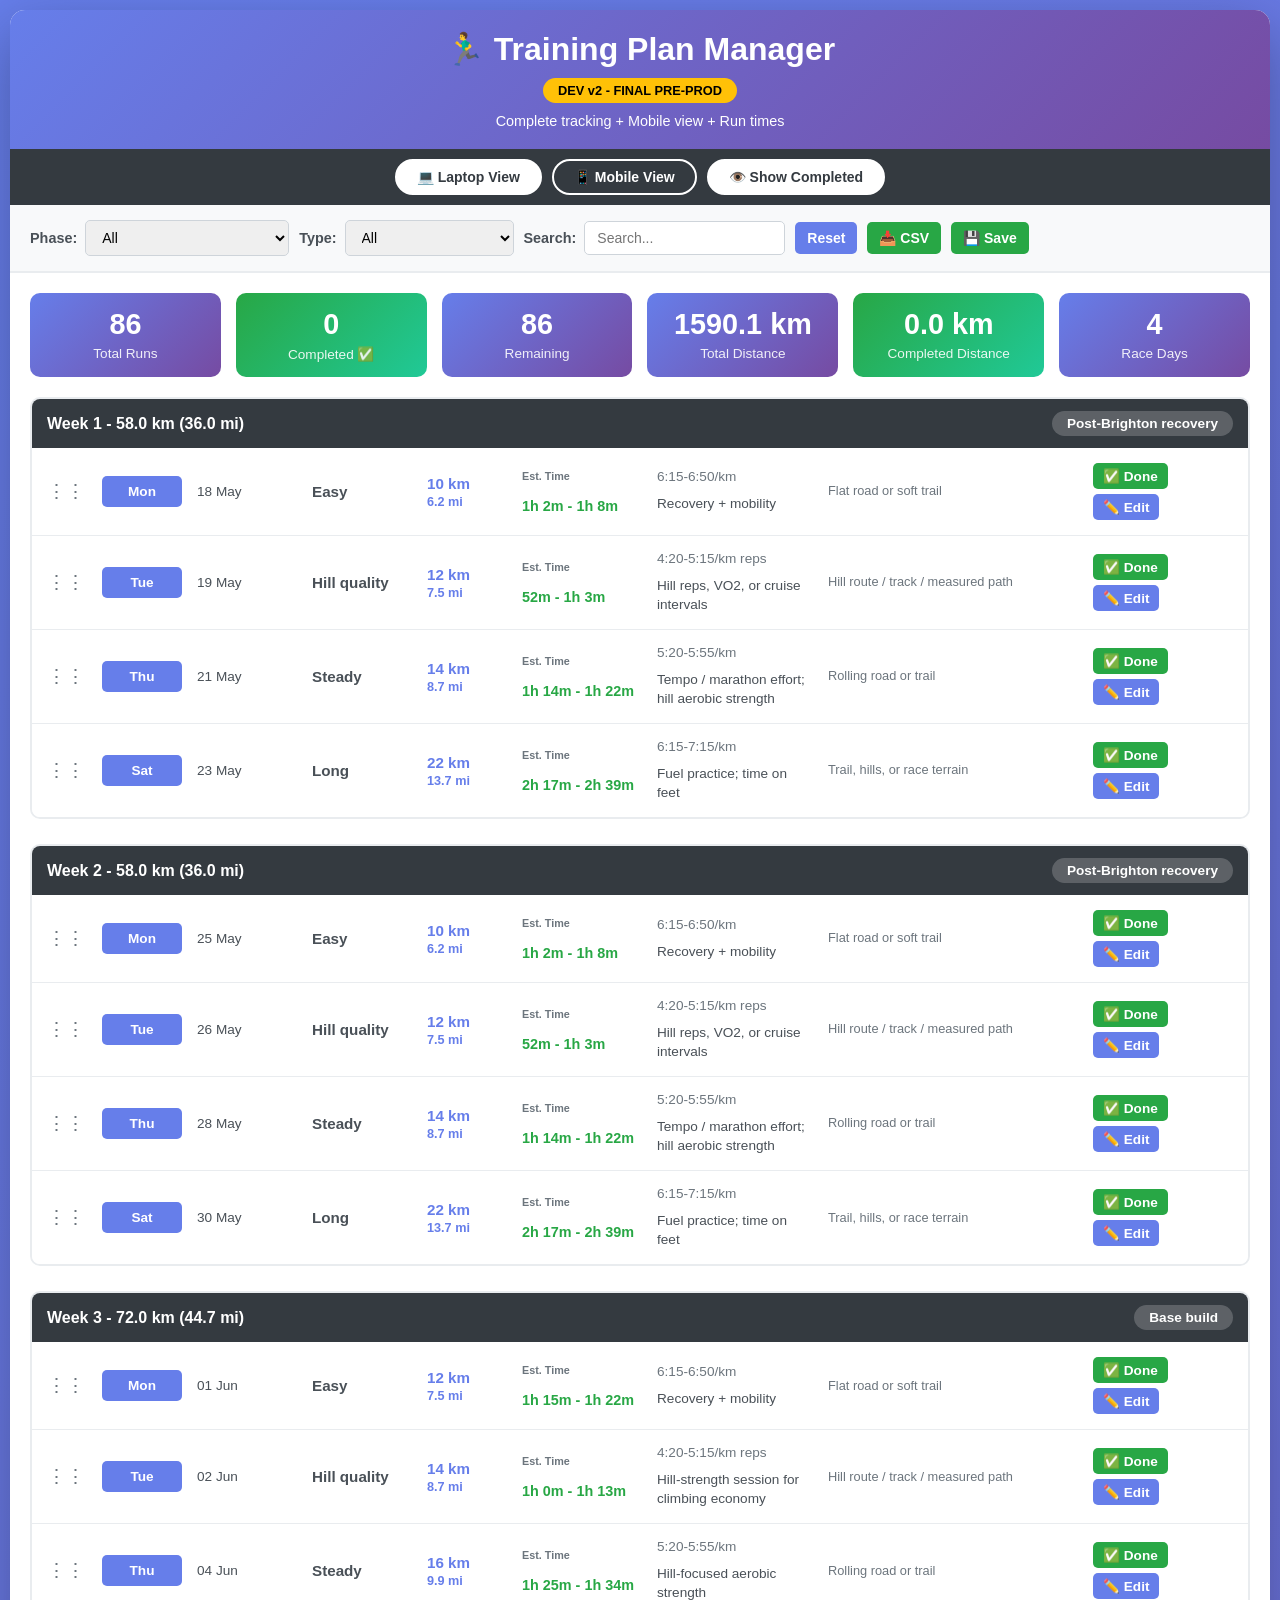
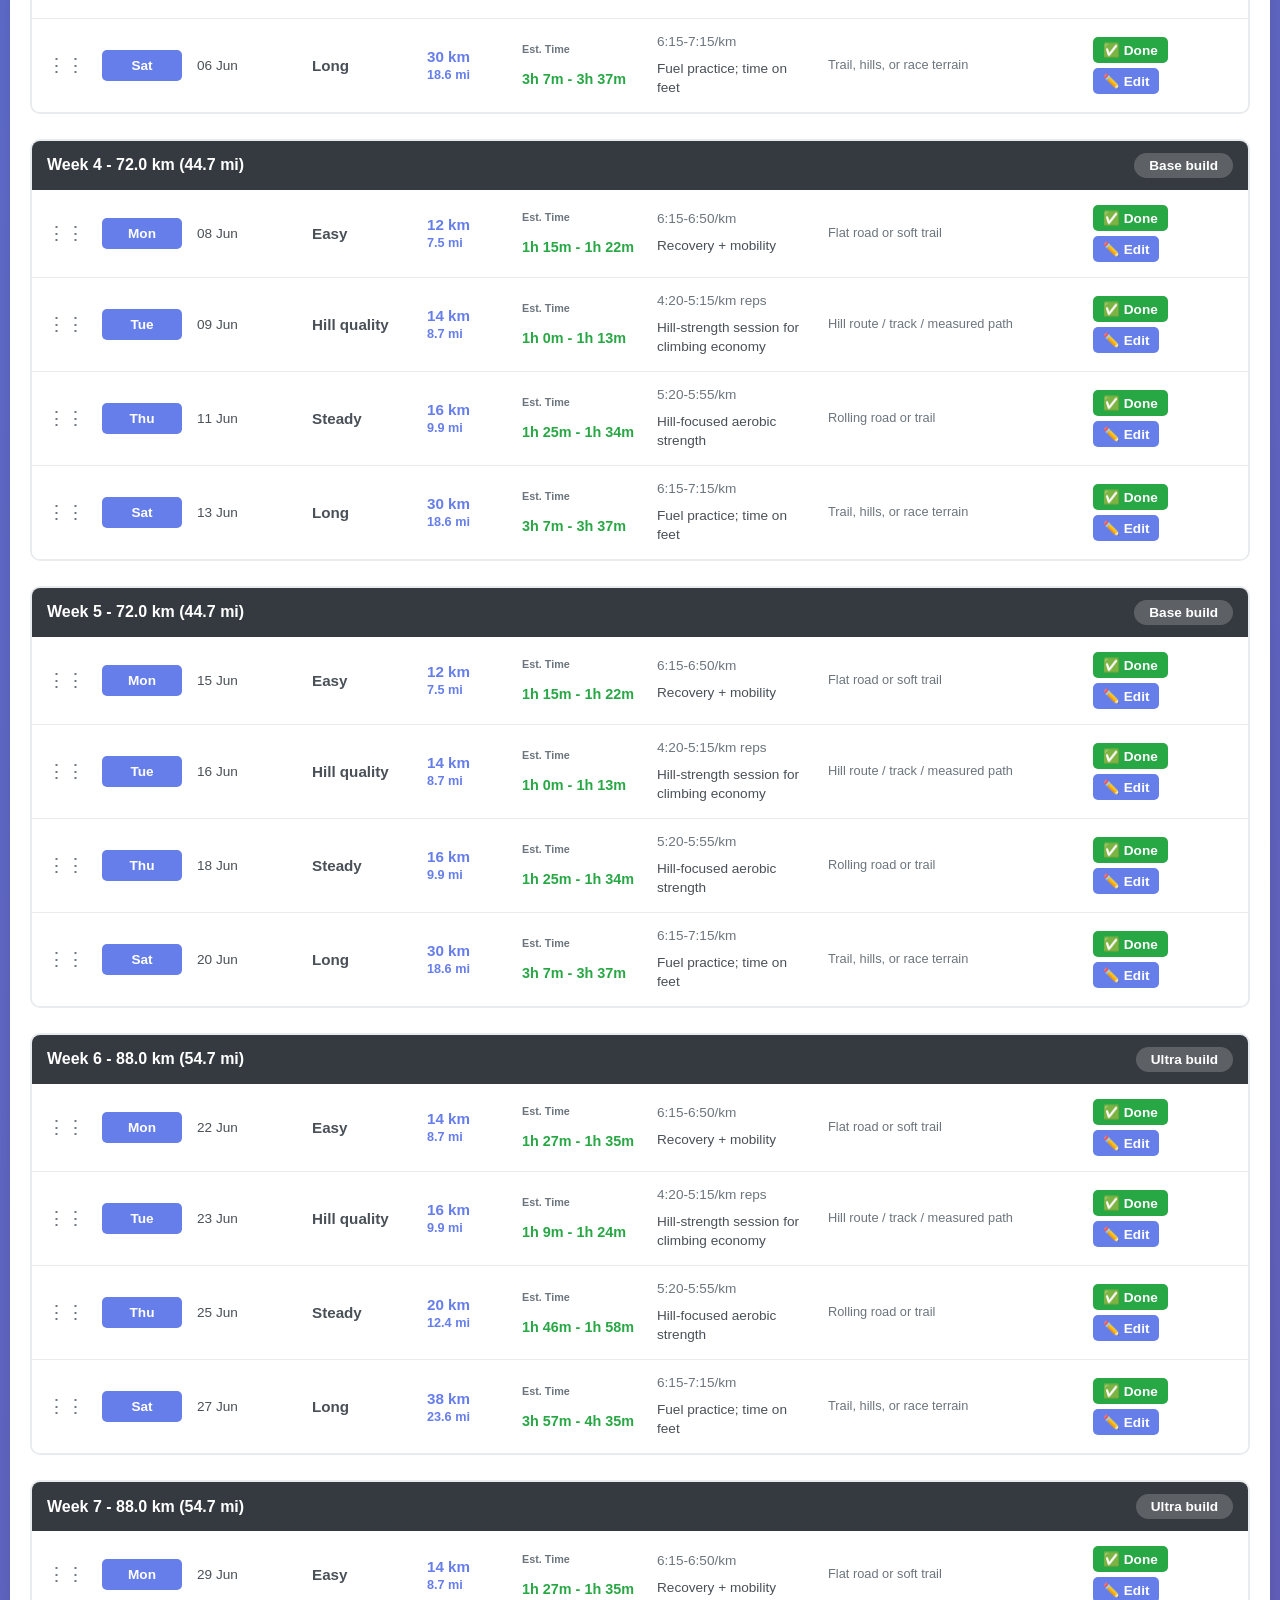
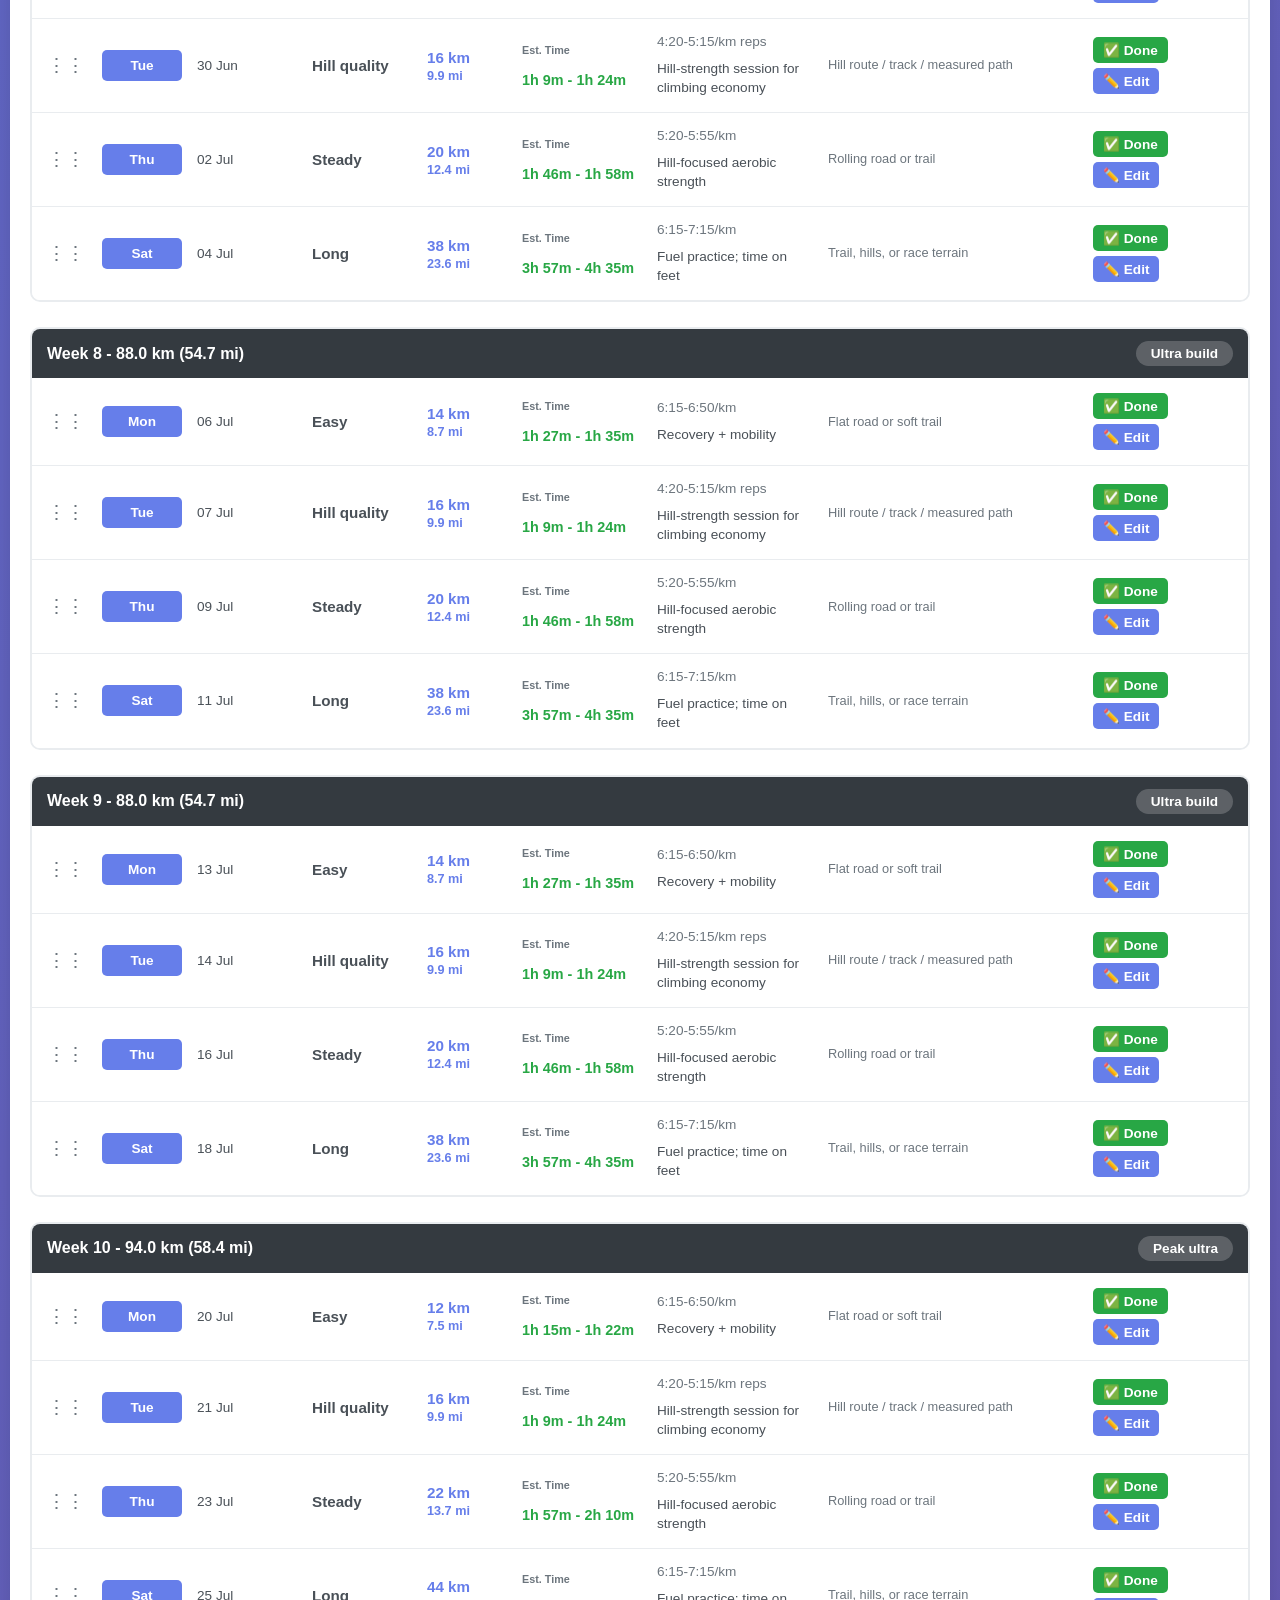
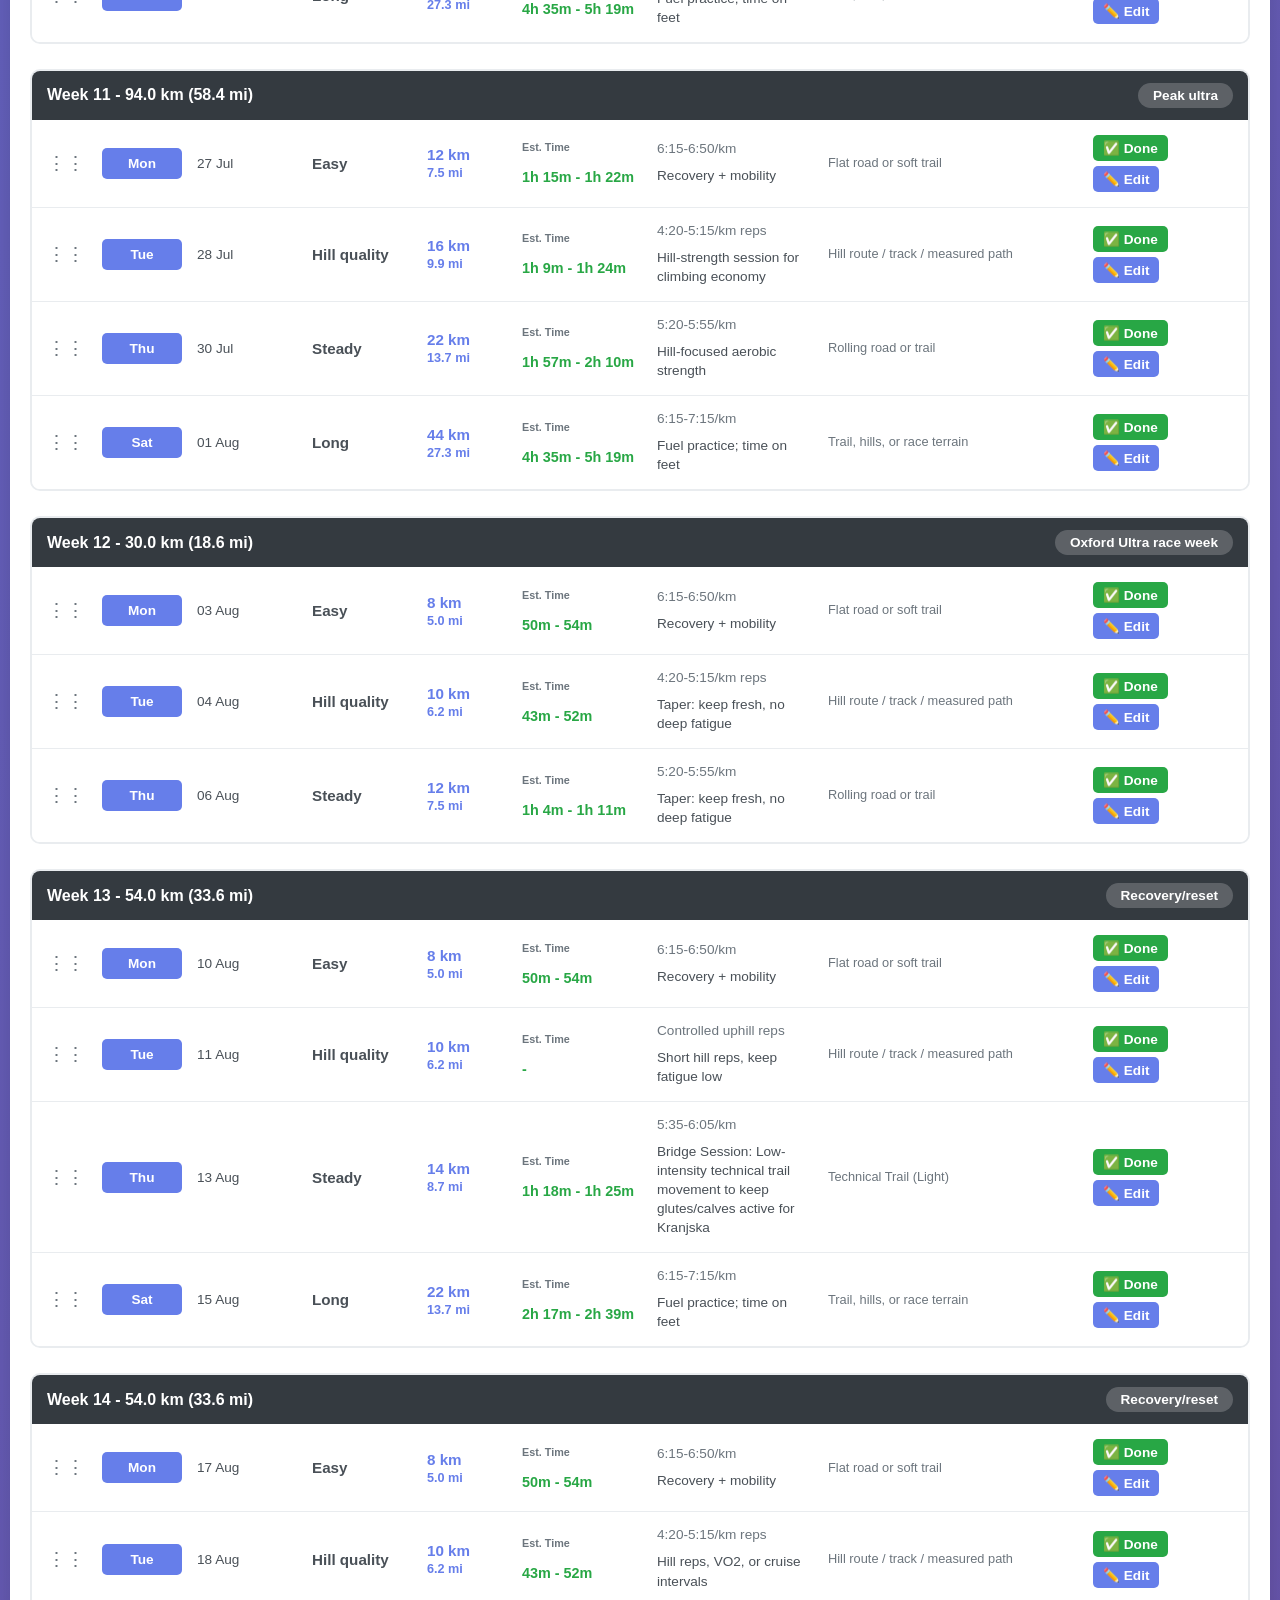
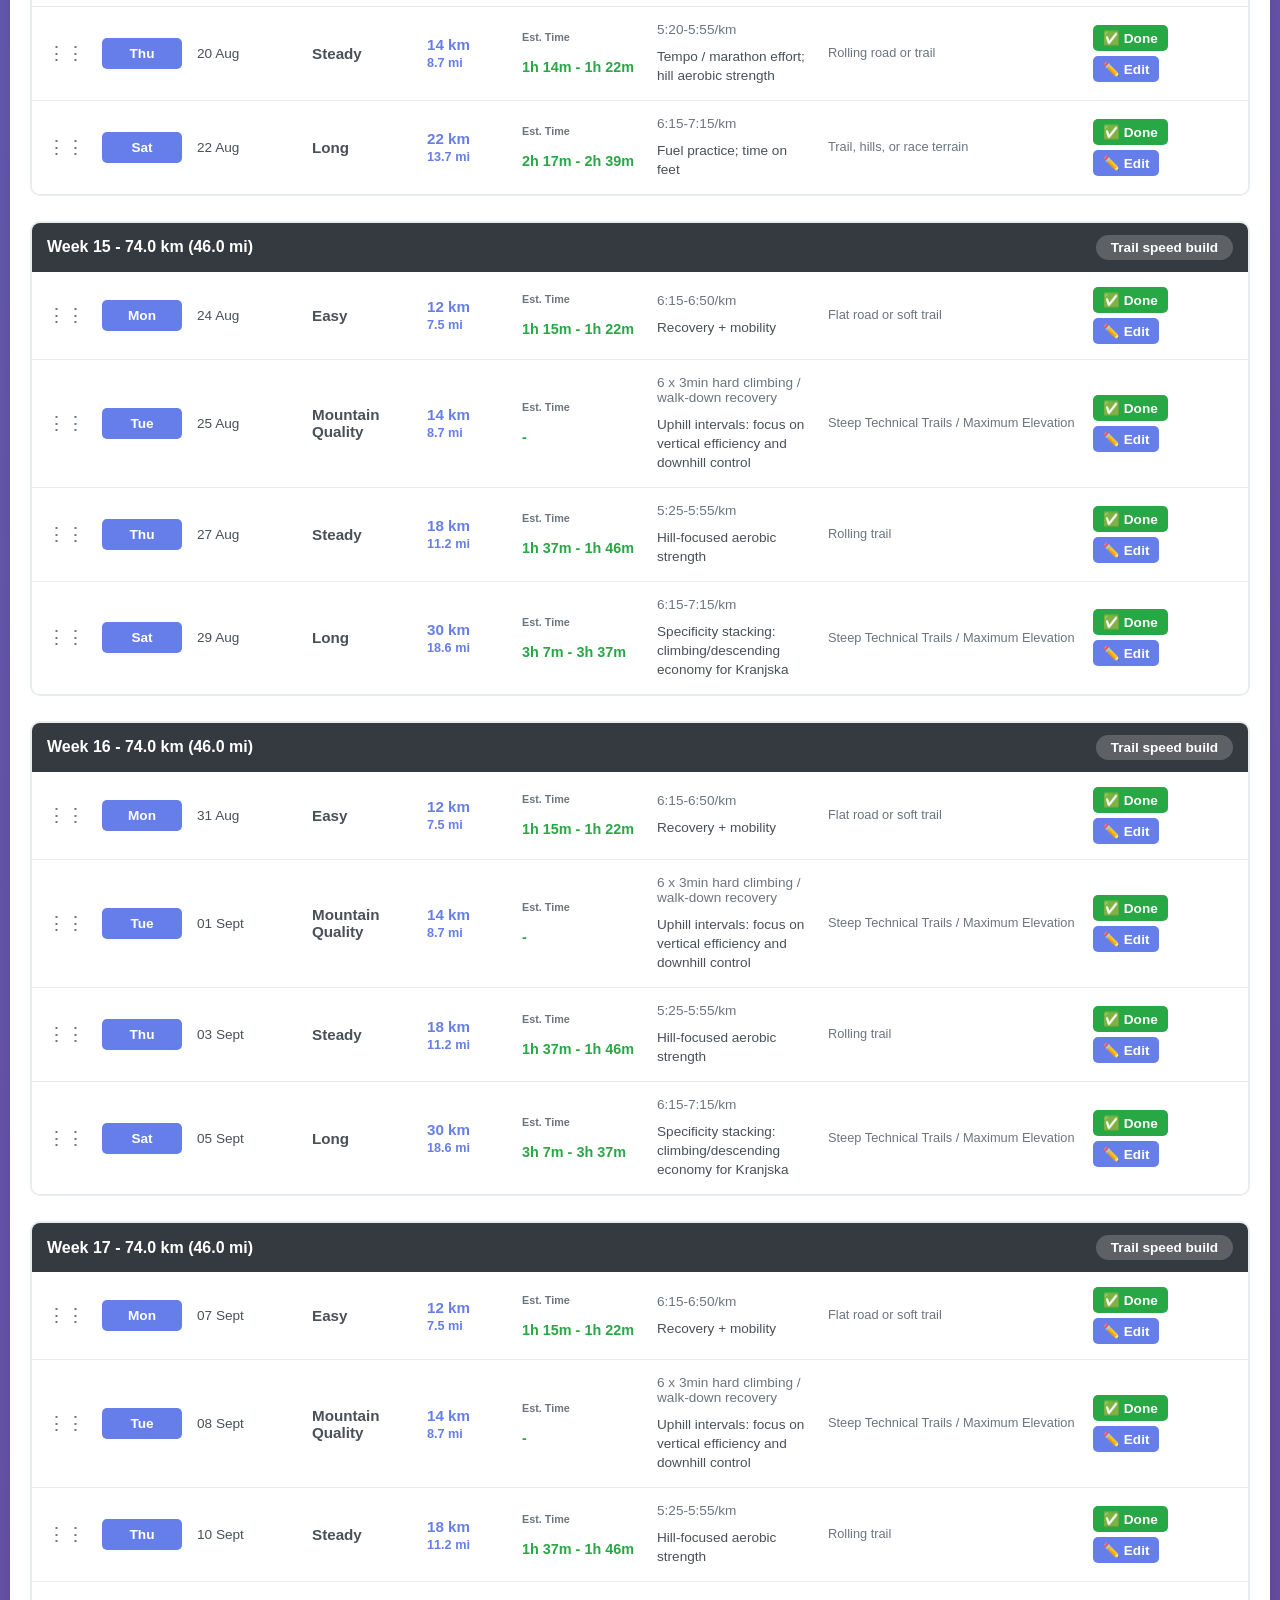
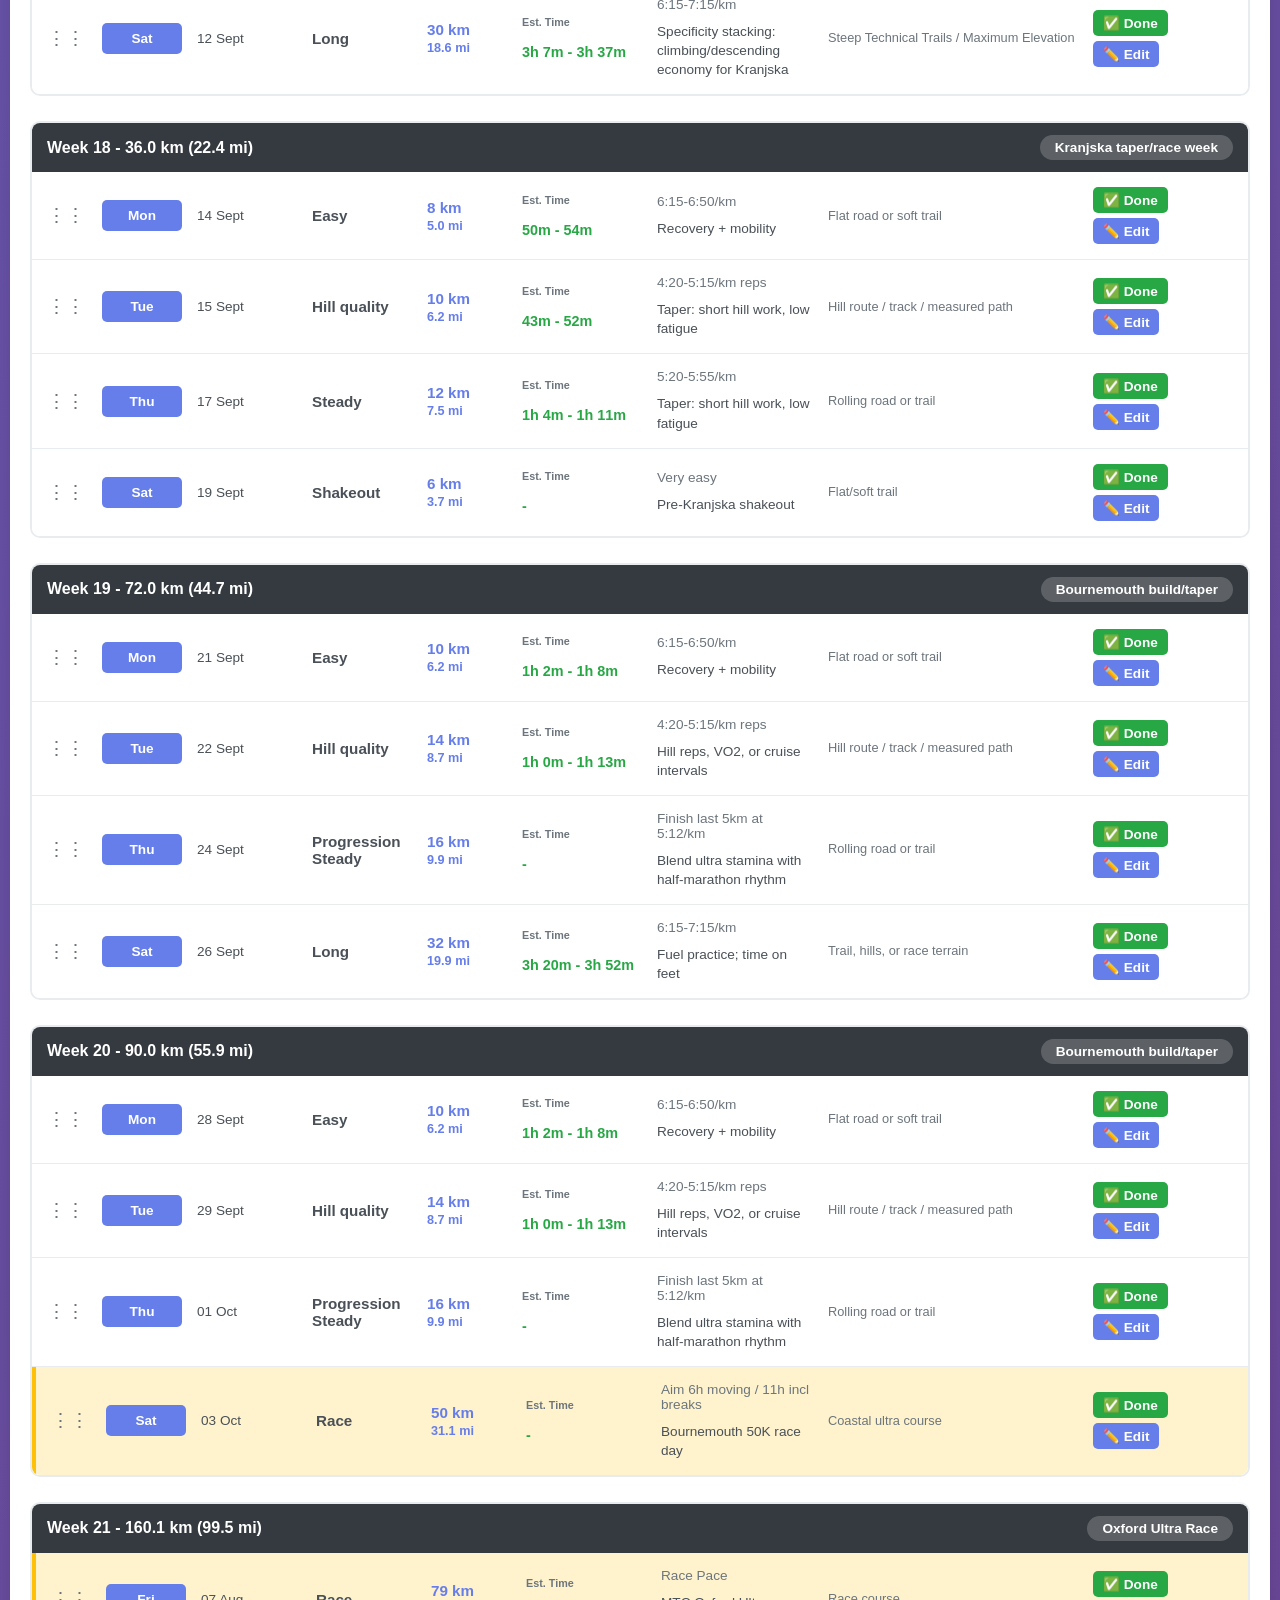
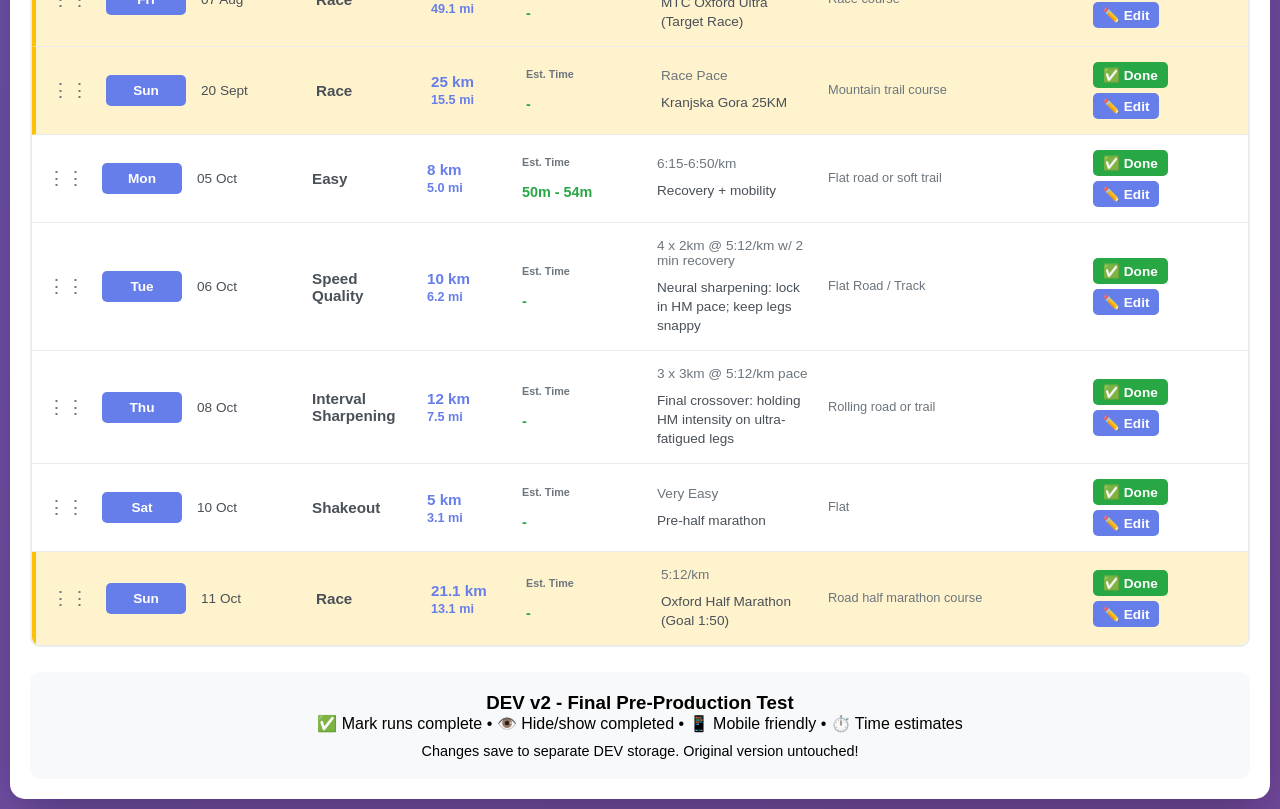
<file: Index.html>
<!DOCTYPE html>
<html lang="en">
<head>
    <meta charset="UTF-8">
    <meta name="viewport" content="width=device-width, initial-scale=1.0">
    <title>Training Plan Manager [DEV v2]</title>
    <style>
        * {
            margin: 0;
            padding: 0;
            box-sizing: border-box;
        }

        body {
            font-family: 'Segoe UI', Tahoma, Geneva, Verdana, sans-serif;
            background: linear-gradient(135deg, #667eea 0%, #764ba2 100%);
            padding: 10px;
            min-height: 100vh;
        }

        .container {
            max-width: 1600px;
            margin: 0 auto;
            background: white;
            border-radius: 15px;
            box-shadow: 0 20px 60px rgba(0,0,0,0.3);
            overflow: hidden;
        }

        .header {
            background: linear-gradient(135deg, #667eea 0%, #764ba2 100%);
            color: white;
            padding: 20px;
            text-align: center;
        }

        .header h1 {
            font-size: 2em;
            margin-bottom: 5px;
        }

        .header .dev-badge {
            background: #ffc107;
            color: #000;
            padding: 5px 15px;
            border-radius: 20px;
            font-size: 0.8em;
            font-weight: bold;
            display: inline-block;
            margin-top: 5px;
        }

        .view-toggle {
            padding: 10px 20px;
            background: #343a40;
            color: white;
            display: flex;
            justify-content: center;
            gap: 10px;
            flex-wrap: wrap;
        }

        .view-toggle button {
            padding: 8px 20px;
            border: 2px solid white;
            background: transparent;
            color: white;
            border-radius: 20px;
            cursor: pointer;
            font-weight: 600;
            transition: all 0.3s;
        }

        .view-toggle button.active {
            background: white;
            color: #343a40;
        }

        .controls {
            padding: 15px 20px;
            background: #f8f9fa;
            border-bottom: 2px solid #e9ecef;
            display: flex;
            gap: 10px;
            flex-wrap: wrap;
            align-items: center;
        }

        .control-group {
            display: flex;
            align-items: center;
            gap: 8px;
        }

        .control-group label {
            font-weight: 600;
            color: #495057;
            font-size: 0.9em;
        }

        select, input[type="text"], input[type="number"], input[type="date"], input[type="checkbox"], button {
            padding: 8px 12px;
            border: 1px solid #ced4da;
            border-radius: 5px;
            font-size: 14px;
        }

        input[type="checkbox"] {
            width: 20px;
            height: 20px;
            cursor: pointer;
        }

        select:focus, input:focus {
            outline: none;
            border-color: #667eea;
            box-shadow: 0 0 0 3px rgba(102, 126, 234, 0.1);
        }

        button {
            background: #667eea;
            color: white;
            border: none;
            cursor: pointer;
            font-weight: 600;
            transition: all 0.3s;
        }

        button:hover {
            background: #764ba2;
            transform: translateY(-2px);
            box-shadow: 0 5px 15px rgba(0,0,0,0.2);
        }

        button.secondary {
            background: #28a745;
        }

        button.secondary:hover {
            background: #218838;
        }

        button.complete-btn {
            background: #28a745;
            font-size: 0.85em;
        }

        button.complete-btn:hover {
            background: #218838;
        }

        button.uncomplete-btn {
            background: #6c757d;
            font-size: 0.85em;
        }

        button.uncomplete-btn:hover {
            background: #5a6268;
        }

        .content {
            padding: 20px;
        }

        .stats {
            display: grid;
            grid-template-columns: repeat(auto-fit, minmax(150px, 1fr));
            gap: 15px;
            margin-bottom: 20px;
        }

        .stat-card {
            background: linear-gradient(135deg, #667eea 0%, #764ba2 100%);
            color: white;
            padding: 15px;
            border-radius: 10px;
            text-align: center;
        }

        .stat-card.completed {
            background: linear-gradient(135deg, #28a745 0%, #20c997 100%);
        }

        .stat-card h3 {
            font-size: 1.8em;
            margin-bottom: 5px;
        }

        .stat-card p {
            opacity: 0.9;
            font-size: 0.85em;
        }

        .week-container {
            margin-bottom: 25px;
            border: 2px solid #e9ecef;
            border-radius: 10px;
            overflow: hidden;
        }

        .week-header {
            background: #343a40;
            color: white;
            padding: 12px 15px;
            font-weight: 600;
            font-size: 1em;
            display: flex;
            justify-content: space-between;
            align-items: center;
            flex-wrap: wrap;
            gap: 10px;
        }

        .phase-badge {
            background: rgba(255,255,255,0.2);
            padding: 5px 15px;
            border-radius: 20px;
            font-size: 0.85em;
        }

        .runs-list {
            background: white;
        }

        /* Desktop/Laptop View */
        .run-item.desktop-view {
            padding: 15px;
            border-bottom: 1px solid #e9ecef;
            display: grid;
            grid-template-columns: 40px 80px 100px 100px 80px 120px 1fr 250px 140px;
            gap: 15px;
            align-items: center;
            cursor: move;
            transition: all 0.3s;
        }

        .run-item.completed {
            opacity: 0.6;
            background: #e8f5e9;
        }

        .run-item.completed.desktop-view {
            text-decoration: line-through;
        }

        /* Mobile/iPhone View */
        .run-item.mobile-view {
            padding: 15px;
            border-bottom: 1px solid #e9ecef;
            display: flex;
            flex-direction: column;
            gap: 10px;
            cursor: move;
            transition: all 0.3s;
        }

        .mobile-view .mobile-header {
            display: flex;
            justify-content: space-between;
            align-items: center;
        }

        .mobile-view .mobile-main {
            display: grid;
            grid-template-columns: 1fr 1fr;
            gap: 10px;
        }

        .mobile-view .mobile-full {
            grid-column: 1 / -1;
        }

        .run-item:hover {
            background: #f8f9fa;
        }

        .run-item.completed:hover {
            background: #c8e6c9;
        }

        .run-item.dragging {
            opacity: 0.5;
            background: #e9ecef;
        }

        .run-item.drag-over {
            border-top: 3px solid #667eea;
        }

        .run-item:last-child {
            border-bottom: none;
        }

        .run-item.race {
            background: #fff3cd;
            border-left: 4px solid #ffc107;
        }

        .run-item.race:hover {
            background: #ffeaa7;
        }

        .run-item.race.completed {
            background: #fffacd;
        }

        .day-badge {
            background: #667eea;
            color: white;
            padding: 8px 12px;
            border-radius: 5px;
            text-align: center;
            font-weight: 600;
            font-size: 0.85em;
            cursor: pointer;
            white-space: nowrap;
        }

        .day-badge:hover {
            background: #764ba2;
        }

        .run-type {
            font-weight: 600;
            color: #495057;
            font-size: 0.95em;
        }

        .distance {
            color: #667eea;
            font-weight: 600;
            font-size: 0.95em;
            cursor: pointer;
        }

        .distance:hover {
            text-decoration: underline;
        }

        .run-time {
            color: #28a745;
            font-weight: 600;
            font-size: 0.9em;
        }

        .run-time-label {
            font-size: 0.75em;
            color: #6c757d;
            display: block;
        }

        .pace {
            color: #6c757d;
            font-size: 0.85em;
            margin-bottom: 5px;
        }

        .notes {
            color: #495057;
            font-size: 0.85em;
            line-height: 1.4;
        }

        .terrain {
            color: #6c757d;
            font-size: 0.8em;
            line-height: 1.3;
        }

        .date-display {
            color: #495057;
            font-size: 0.85em;
            cursor: pointer;
        }

        .date-display:hover {
            color: #667eea;
            text-decoration: underline;
        }

        .actions {
            display: flex;
            gap: 5px;
            flex-wrap: wrap;
        }

        .actions button {
            padding: 5px 10px;
            font-size: 0.85em;
        }

        .modal {
            display: none;
            position: fixed;
            z-index: 1000;
            left: 0;
            top: 0;
            width: 100%;
            height: 100%;
            background: rgba(0,0,0,0.5);
            align-items: center;
            justify-content: center;
        }

        .modal.active {
            display: flex;
        }

        .modal-content {
            background: white;
            padding: 25px;
            border-radius: 10px;
            max-width: 600px;
            width: 90%;
            max-height: 80vh;
            overflow-y: auto;
        }

        .modal-content h2 {
            margin-bottom: 20px;
            color: #343a40;
        }

        .form-group {
            margin-bottom: 15px;
        }

        .form-group label {
            display: block;
            margin-bottom: 5px;
            font-weight: 600;
            color: #495057;
        }

        .form-group input,
        .form-group select,
        .form-group textarea {
            width: 100%;
            padding: 10px;
            border: 1px solid #ced4da;
            border-radius: 5px;
            font-size: 14px;
        }

        .form-group textarea {
            min-height: 80px;
            resize: vertical;
        }

        .modal-actions {
            display: flex;
            gap: 10px;
            margin-top: 20px;
        }

        .modal-actions button {
            flex: 1;
        }

        .export-section {
            margin-top: 25px;
            padding: 20px;
            background: #f8f9fa;
            border-radius: 10px;
            text-align: center;
        }

        .drag-handle {
            cursor: move;
            color: #6c757d;
            font-size: 1.2em;
        }

        .details-column {
            display: flex;
            flex-direction: column;
            gap: 5px;
        }

        .hidden {
            display: none !important;
        }

        .completion-badge {
            background: #28a745;
            color: white;
            padding: 3px 10px;
            border-radius: 15px;
            font-size: 0.75em;
            font-weight: bold;
            margin-left: 10px;
        }

        @media (max-width: 768px) {
            .header h1 {
                font-size: 1.5em;
            }

            .controls {
                padding: 10px;
            }

            .stat-card h3 {
                font-size: 1.5em;
            }
        }
    </style>
</head>
<body>
    <div class="container">
        <div class="header">
            <h1>🏃‍♂️ Training Plan Manager</h1>
            <span class="dev-badge">DEV v2 - FINAL PRE-PROD</span>
            <p style="font-size:0.9em; margin-top:10px;">Complete tracking + Mobile view + Run times</p>
        </div>

        <div class="view-toggle">
            <button id="laptopBtn" class="active" onclick="switchView('laptop')">💻 Laptop View</button>
            <button id="mobileBtn" onclick="switchView('mobile')">📱 Mobile View</button>
            <button id="showCompletedBtn" class="active" onclick="toggleShowCompleted()">👁️ Show Completed</button>
        </div>

        <div class="controls">
            <div class="control-group">
                <label>Phase:</label>
                <select id="phaseFilter">
                    <option value="all">All</option>
                </select>
            </div>

            <div class="control-group">
                <label>Type:</label>
                <select id="typeFilter">
                    <option value="all">All</option>
                </select>
            </div>

            <div class="control-group">
                <label>Search:</label>
                <input type="text" id="searchBox" placeholder="Search...">
            </div>

            <button onclick="resetFilters()">Reset</button>
            <button class="secondary" onclick="exportToCSV()">📥 CSV</button>
            <button class="secondary" onclick="saveToLocalStorage()">💾 Save</button>
        </div>

        <div class="content">
            <div class="stats" id="statsContainer"></div>
            <div id="weeksContainer"></div>

            <div class="export-section">
                <h3>DEV v2 - Final Pre-Production Test</h3>
                <p>✅ Mark runs complete • 👁️ Hide/show completed • 📱 Mobile friendly • ⏱️ Time estimates</p>
                <p style="margin-top:10px; font-size:0.9em;">Changes save to separate DEV storage. Original version untouched!</p>
            </div>
        </div>
    </div>

    <div id="editModal" class="modal">
        <div class="modal-content">
            <h2>Edit Run</h2>
            <form id="editForm">
                <div class="form-group">
                    <label>Day of Week:</label>
                    <select id="editDay">
                        <option value="Mon">Monday</option>
                        <option value="Tue">Tuesday</option>
                        <option value="Wed">Wednesday</option>
                        <option value="Thu">Thursday</option>
                        <option value="Fri">Friday</option>
                        <option value="Sat">Saturday</option>
                        <option value="Sun">Sunday</option>
                    </select>
                </div>

                <div class="form-group">
                    <label>Date:</label>
                    <input type="date" id="editDate">
                </div>

                <div class="form-group">
                    <label>Run Type:</label>
                    <input type="text" id="editType">
                </div>

                <div class="form-group">
                    <label>Distance (km):</label>
                    <input type="number" id="editDistance" step="any" min="0">
                </div>

                <div class="form-group">
                    <label>Distance (miles):</label>
                    <input type="number" id="editDistanceMiles" step="any" min="0">
                </div>

                <div class="form-group">
                    <label>Pace:</label>
                    <input type="text" id="editPace" placeholder="e.g., 6:15-6:50/km">
                </div>

                <div class="form-group">
                    <label>Terrain:</label>
                    <input type="text" id="editTerrain">
                </div>

                <div class="form-group">
                    <label>Notes:</label>
                    <textarea id="editNotes"></textarea>
                </div>

                <div class="modal-actions">
                    <button type="submit" class="secondary">Save Changes</button>
                    <button type="button" onclick="closeModal()">Cancel</button>
                </div>
            </form>
        </div>
    </div>

    <script>
        let trainingData = [{"Run Name": "01-Jan", "Week": 1, "Run": 1, "Date": "2026-05-18 00:00:00", "Days_Since_Surgery": 105, "Day": "Mon", "Phase": "Post-Brighton recovery", "Run.1": "Easy", "Distance_km": 10.0, "Pace": "6:15-6:50/km", "Terrain": "Flat road or soft trail", "Notes": "Recovery + mobility", "completed": false}, {"Run Name": "01-Feb", "Week": 1, "Run": 2, "Date": "2026-05-19 00:00:00", "Days_Since_Surgery": 106, "Day": "Tue", "Phase": "Post-Brighton recovery", "Run.1": "Hill quality", "Distance_km": 12.0, "Pace": "4:20-5:15/km reps", "Terrain": "Hill route / track / measured path", "Notes": "Hill reps, VO2, or cruise intervals", "completed": false}, {"Run Name": "01-Mar", "Week": 1, "Run": 3, "Date": "2026-05-21 00:00:00", "Days_Since_Surgery": 108, "Day": "Thu", "Phase": "Post-Brighton recovery", "Run.1": "Steady", "Distance_km": 14.0, "Pace": "5:20-5:55/km", "Terrain": "Rolling road or trail", "Notes": "Tempo / marathon effort; hill aerobic strength", "completed": false}, {"Run Name": "01-Apr", "Week": 1, "Run": 4, "Date": "2026-05-23 00:00:00", "Days_Since_Surgery": 110, "Day": "Sat", "Phase": "Post-Brighton recovery", "Run.1": "Long", "Distance_km": 22.0, "Pace": "6:15-7:15/km", "Terrain": "Trail, hills, or race terrain", "Notes": "Fuel practice; time on feet", "completed": false}, {"Run Name": "02-May", "Week": 2, "Run": 5, "Date": "2026-05-25 00:00:00", "Days_Since_Surgery": 112, "Day": "Mon", "Phase": "Post-Brighton recovery", "Run.1": "Easy", "Distance_km": 10.0, "Pace": "6:15-6:50/km", "Terrain": "Flat road or soft trail", "Notes": "Recovery + mobility", "completed": false}, {"Run Name": "02-Jun", "Week": 2, "Run": 6, "Date": "2026-05-26 00:00:00", "Days_Since_Surgery": 113, "Day": "Tue", "Phase": "Post-Brighton recovery", "Run.1": "Hill quality", "Distance_km": 12.0, "Pace": "4:20-5:15/km reps", "Terrain": "Hill route / track / measured path", "Notes": "Hill reps, VO2, or cruise intervals", "completed": false}, {"Run Name": "02-Jul", "Week": 2, "Run": 7, "Date": "2026-05-28 00:00:00", "Days_Since_Surgery": 115, "Day": "Thu", "Phase": "Post-Brighton recovery", "Run.1": "Steady", "Distance_km": 14.0, "Pace": "5:20-5:55/km", "Terrain": "Rolling road or trail", "Notes": "Tempo / marathon effort; hill aerobic strength", "completed": false}, {"Run Name": "02-Aug", "Week": 2, "Run": 8, "Date": "2026-05-30 00:00:00", "Days_Since_Surgery": 117, "Day": "Sat", "Phase": "Post-Brighton recovery", "Run.1": "Long", "Distance_km": 22.0, "Pace": "6:15-7:15/km", "Terrain": "Trail, hills, or race terrain", "Notes": "Fuel practice; time on feet", "completed": false}, {"Run Name": "03-Sep", "Week": 3, "Run": 9, "Date": "2026-06-01 00:00:00", "Days_Since_Surgery": 119, "Day": "Mon", "Phase": "Base build", "Run.1": "Easy", "Distance_km": 12.0, "Pace": "6:15-6:50/km", "Terrain": "Flat road or soft trail", "Notes": "Recovery + mobility", "completed": false}, {"Run Name": "03-Oct", "Week": 3, "Run": 10, "Date": "2026-06-02 00:00:00", "Days_Since_Surgery": 120, "Day": "Tue", "Phase": "Base build", "Run.1": "Hill quality", "Distance_km": 14.0, "Pace": "4:20-5:15/km reps", "Terrain": "Hill route / track / measured path", "Notes": "Hill-strength session for climbing economy", "completed": false}, {"Run Name": "03-Nov", "Week": 3, "Run": 11, "Date": "2026-06-04 00:00:00", "Days_Since_Surgery": 122, "Day": "Thu", "Phase": "Base build", "Run.1": "Steady", "Distance_km": 16.0, "Pace": "5:20-5:55/km", "Terrain": "Rolling road or trail", "Notes": "Hill-focused aerobic strength", "completed": false}, {"Run Name": "03-Dec", "Week": 3, "Run": 12, "Date": "2026-06-06 00:00:00", "Days_Since_Surgery": 124, "Day": "Sat", "Phase": "Base build", "Run.1": "Long", "Distance_km": 30.0, "Pace": "6:15-7:15/km", "Terrain": "Trail, hills, or race terrain", "Notes": "Fuel practice; time on feet", "completed": false}, {"Run Name": "Apr-13", "Week": 4, "Run": 13, "Date": "2026-06-08 00:00:00", "Days_Since_Surgery": 126, "Day": "Mon", "Phase": "Base build", "Run.1": "Easy", "Distance_km": 12.0, "Pace": "6:15-6:50/km", "Terrain": "Flat road or soft trail", "Notes": "Recovery + mobility", "completed": false}, {"Run Name": "Apr-14", "Week": 4, "Run": 14, "Date": "2026-06-09 00:00:00", "Days_Since_Surgery": 127, "Day": "Tue", "Phase": "Base build", "Run.1": "Hill quality", "Distance_km": 14.0, "Pace": "4:20-5:15/km reps", "Terrain": "Hill route / track / measured path", "Notes": "Hill-strength session for climbing economy", "completed": false}, {"Run Name": "Apr-15", "Week": 4, "Run": 15, "Date": "2026-06-11 00:00:00", "Days_Since_Surgery": 129, "Day": "Thu", "Phase": "Base build", "Run.1": "Steady", "Distance_km": 16.0, "Pace": "5:20-5:55/km", "Terrain": "Rolling road or trail", "Notes": "Hill-focused aerobic strength", "completed": false}, {"Run Name": "Apr-16", "Week": 4, "Run": 16, "Date": "2026-06-13 00:00:00", "Days_Since_Surgery": 131, "Day": "Sat", "Phase": "Base build", "Run.1": "Long", "Distance_km": 30.0, "Pace": "6:15-7:15/km", "Terrain": "Trail, hills, or race terrain", "Notes": "Fuel practice; time on feet", "completed": false}, {"Run Name": "May-17", "Week": 5, "Run": 17, "Date": "2026-06-15 00:00:00", "Days_Since_Surgery": 133, "Day": "Mon", "Phase": "Base build", "Run.1": "Easy", "Distance_km": 12.0, "Pace": "6:15-6:50/km", "Terrain": "Flat road or soft trail", "Notes": "Recovery + mobility", "completed": false}, {"Run Name": "May-18", "Week": 5, "Run": 18, "Date": "2026-06-16 00:00:00", "Days_Since_Surgery": 134, "Day": "Tue", "Phase": "Base build", "Run.1": "Hill quality", "Distance_km": 14.0, "Pace": "4:20-5:15/km reps", "Terrain": "Hill route / track / measured path", "Notes": "Hill-strength session for climbing economy", "completed": false}, {"Run Name": "May-19", "Week": 5, "Run": 19, "Date": "2026-06-18 00:00:00", "Days_Since_Surgery": 136, "Day": "Thu", "Phase": "Base build", "Run.1": "Steady", "Distance_km": 16.0, "Pace": "5:20-5:55/km", "Terrain": "Rolling road or trail", "Notes": "Hill-focused aerobic strength", "completed": false}, {"Run Name": "May-20", "Week": 5, "Run": 20, "Date": "2026-06-20 00:00:00", "Days_Since_Surgery": 138, "Day": "Sat", "Phase": "Base build", "Run.1": "Long", "Distance_km": 30.0, "Pace": "6:15-7:15/km", "Terrain": "Trail, hills, or race terrain", "Notes": "Fuel practice; time on feet", "completed": false}, {"Run Name": "Jun-21", "Week": 6, "Run": 21, "Date": "2026-06-22 00:00:00", "Days_Since_Surgery": 140, "Day": "Mon", "Phase": "Ultra build", "Run.1": "Easy", "Distance_km": 14.0, "Pace": "6:15-6:50/km", "Terrain": "Flat road or soft trail", "Notes": "Recovery + mobility", "completed": false}, {"Run Name": "Jun-22", "Week": 6, "Run": 22, "Date": "2026-06-23 00:00:00", "Days_Since_Surgery": 141, "Day": "Tue", "Phase": "Ultra build", "Run.1": "Hill quality", "Distance_km": 16.0, "Pace": "4:20-5:15/km reps", "Terrain": "Hill route / track / measured path", "Notes": "Hill-strength session for climbing economy", "completed": false}, {"Run Name": "Jun-23", "Week": 6, "Run": 23, "Date": "2026-06-25 00:00:00", "Days_Since_Surgery": 143, "Day": "Thu", "Phase": "Ultra build", "Run.1": "Steady", "Distance_km": 20.0, "Pace": "5:20-5:55/km", "Terrain": "Rolling road or trail", "Notes": "Hill-focused aerobic strength", "completed": false}, {"Run Name": "Jun-24", "Week": 6, "Run": 24, "Date": "2026-06-27 00:00:00", "Days_Since_Surgery": 145, "Day": "Sat", "Phase": "Ultra build", "Run.1": "Long", "Distance_km": 38.0, "Pace": "6:15-7:15/km", "Terrain": "Trail, hills, or race terrain", "Notes": "Fuel practice; time on feet", "completed": false}, {"Run Name": "Jul-25", "Week": 7, "Run": 25, "Date": "2026-06-29 00:00:00", "Days_Since_Surgery": 147, "Day": "Mon", "Phase": "Ultra build", "Run.1": "Easy", "Distance_km": 14.0, "Pace": "6:15-6:50/km", "Terrain": "Flat road or soft trail", "Notes": "Recovery + mobility", "completed": false}, {"Run Name": "Jul-26", "Week": 7, "Run": 26, "Date": "2026-06-30 00:00:00", "Days_Since_Surgery": 148, "Day": "Tue", "Phase": "Ultra build", "Run.1": "Hill quality", "Distance_km": 16.0, "Pace": "4:20-5:15/km reps", "Terrain": "Hill route / track / measured path", "Notes": "Hill-strength session for climbing economy", "completed": false}, {"Run Name": "Jul-27", "Week": 7, "Run": 27, "Date": "2026-07-02 00:00:00", "Days_Since_Surgery": 150, "Day": "Thu", "Phase": "Ultra build", "Run.1": "Steady", "Distance_km": 20.0, "Pace": "5:20-5:55/km", "Terrain": "Rolling road or trail", "Notes": "Hill-focused aerobic strength", "completed": false}, {"Run Name": "Jul-28", "Week": 7, "Run": 28, "Date": "2026-07-04 00:00:00", "Days_Since_Surgery": 152, "Day": "Sat", "Phase": "Ultra build", "Run.1": "Long", "Distance_km": 38.0, "Pace": "6:15-7:15/km", "Terrain": "Trail, hills, or race terrain", "Notes": "Fuel practice; time on feet", "completed": false}, {"Run Name": "Aug-29", "Week": 8, "Run": 29, "Date": "2026-07-06 00:00:00", "Days_Since_Surgery": 154, "Day": "Mon", "Phase": "Ultra build", "Run.1": "Easy", "Distance_km": 14.0, "Pace": "6:15-6:50/km", "Terrain": "Flat road or soft trail", "Notes": "Recovery + mobility", "completed": false}, {"Run Name": "Aug-30", "Week": 8, "Run": 30, "Date": "2026-07-07 00:00:00", "Days_Since_Surgery": 155, "Day": "Tue", "Phase": "Ultra build", "Run.1": "Hill quality", "Distance_km": 16.0, "Pace": "4:20-5:15/km reps", "Terrain": "Hill route / track / measured path", "Notes": "Hill-strength session for climbing economy", "completed": false}, {"Run Name": "Aug-31", "Week": 8, "Run": 31, "Date": "2026-07-09 00:00:00", "Days_Since_Surgery": 157, "Day": "Thu", "Phase": "Ultra build", "Run.1": "Steady", "Distance_km": 20.0, "Pace": "5:20-5:55/km", "Terrain": "Rolling road or trail", "Notes": "Hill-focused aerobic strength", "completed": false}, {"Run Name": "Aug-32", "Week": 8, "Run": 32, "Date": "2026-07-11 00:00:00", "Days_Since_Surgery": 159, "Day": "Sat", "Phase": "Ultra build", "Run.1": "Long", "Distance_km": 38.0, "Pace": "6:15-7:15/km", "Terrain": "Trail, hills, or race terrain", "Notes": "Fuel practice; time on feet", "completed": false}, {"Run Name": "Sep-33", "Week": 9, "Run": 33, "Date": "2026-07-13 00:00:00", "Days_Since_Surgery": 161, "Day": "Mon", "Phase": "Ultra build", "Run.1": "Easy", "Distance_km": 14.0, "Pace": "6:15-6:50/km", "Terrain": "Flat road or soft trail", "Notes": "Recovery + mobility", "completed": false}, {"Run Name": "Sep-34", "Week": 9, "Run": 34, "Date": "2026-07-14 00:00:00", "Days_Since_Surgery": 162, "Day": "Tue", "Phase": "Ultra build", "Run.1": "Hill quality", "Distance_km": 16.0, "Pace": "4:20-5:15/km reps", "Terrain": "Hill route / track / measured path", "Notes": "Hill-strength session for climbing economy", "completed": false}, {"Run Name": "Sep-35", "Week": 9, "Run": 35, "Date": "2026-07-16 00:00:00", "Days_Since_Surgery": 164, "Day": "Thu", "Phase": "Ultra build", "Run.1": "Steady", "Distance_km": 20.0, "Pace": "5:20-5:55/km", "Terrain": "Rolling road or trail", "Notes": "Hill-focused aerobic strength", "completed": false}, {"Run Name": "Sep-36", "Week": 9, "Run": 36, "Date": "2026-07-18 00:00:00", "Days_Since_Surgery": 166, "Day": "Sat", "Phase": "Ultra build", "Run.1": "Long", "Distance_km": 38.0, "Pace": "6:15-7:15/km", "Terrain": "Trail, hills, or race terrain", "Notes": "Fuel practice; time on feet", "completed": false}, {"Run Name": "Oct-37", "Week": 10, "Run": 37, "Date": "2026-07-20 00:00:00", "Days_Since_Surgery": 168, "Day": "Mon", "Phase": "Peak ultra", "Run.1": "Easy", "Distance_km": 12.0, "Pace": "6:15-6:50/km", "Terrain": "Flat road or soft trail", "Notes": "Recovery + mobility", "completed": false}, {"Run Name": "Oct-38", "Week": 10, "Run": 38, "Date": "2026-07-21 00:00:00", "Days_Since_Surgery": 169, "Day": "Tue", "Phase": "Peak ultra", "Run.1": "Hill quality", "Distance_km": 16.0, "Pace": "4:20-5:15/km reps", "Terrain": "Hill route / track / measured path", "Notes": "Hill-strength session for climbing economy", "completed": false}, {"Run Name": "Oct-39", "Week": 10, "Run": 39, "Date": "2026-07-23 00:00:00", "Days_Since_Surgery": 171, "Day": "Thu", "Phase": "Peak ultra", "Run.1": "Steady", "Distance_km": 22.0, "Pace": "5:20-5:55/km", "Terrain": "Rolling road or trail", "Notes": "Hill-focused aerobic strength", "completed": false}, {"Run Name": "Oct-40", "Week": 10, "Run": 40, "Date": "2026-07-25 00:00:00", "Days_Since_Surgery": 173, "Day": "Sat", "Phase": "Peak ultra", "Run.1": "Long", "Distance_km": 44.0, "Pace": "6:15-7:15/km", "Terrain": "Trail, hills, or race terrain", "Notes": "Fuel practice; time on feet", "completed": false}, {"Run Name": "Nov-41", "Week": 11, "Run": 41, "Date": "2026-07-27 00:00:00", "Days_Since_Surgery": 175, "Day": "Mon", "Phase": "Peak ultra", "Run.1": "Easy", "Distance_km": 12.0, "Pace": "6:15-6:50/km", "Terrain": "Flat road or soft trail", "Notes": "Recovery + mobility", "completed": false}, {"Run Name": "Nov-42", "Week": 11, "Run": 42, "Date": "2026-07-28 00:00:00", "Days_Since_Surgery": 176, "Day": "Tue", "Phase": "Peak ultra", "Run.1": "Hill quality", "Distance_km": 16.0, "Pace": "4:20-5:15/km reps", "Terrain": "Hill route / track / measured path", "Notes": "Hill-strength session for climbing economy", "completed": false}, {"Run Name": "Nov-43", "Week": 11, "Run": 43, "Date": "2026-07-30 00:00:00", "Days_Since_Surgery": 178, "Day": "Thu", "Phase": "Peak ultra", "Run.1": "Steady", "Distance_km": 22.0, "Pace": "5:20-5:55/km", "Terrain": "Rolling road or trail", "Notes": "Hill-focused aerobic strength", "completed": false}, {"Run Name": "Nov-44", "Week": 11, "Run": 44, "Date": "2026-08-01 00:00:00", "Days_Since_Surgery": 180, "Day": "Sat", "Phase": "Peak ultra", "Run.1": "Long", "Distance_km": 44.0, "Pace": "6:15-7:15/km", "Terrain": "Trail, hills, or race terrain", "Notes": "Fuel practice; time on feet", "completed": false}, {"Run Name": "Dec-45", "Week": 12, "Run": 45, "Date": "2026-08-03 00:00:00", "Days_Since_Surgery": 182, "Day": "Mon", "Phase": "Oxford Ultra race week", "Run.1": "Easy", "Distance_km": 8.0, "Pace": "6:15-6:50/km", "Terrain": "Flat road or soft trail", "Notes": "Recovery + mobility", "completed": false}, {"Run Name": "Dec-46", "Week": 12, "Run": 46, "Date": "2026-08-04 00:00:00", "Days_Since_Surgery": 183, "Day": "Tue", "Phase": "Oxford Ultra race week", "Run.1": "Hill quality", "Distance_km": 10.0, "Pace": "4:20-5:15/km reps", "Terrain": "Hill route / track / measured path", "Notes": "Taper: keep fresh, no deep fatigue", "completed": false}, {"Run Name": "Dec-47", "Week": 12, "Run": 47, "Date": "2026-08-06 00:00:00", "Days_Since_Surgery": 185, "Day": "Thu", "Phase": "Oxford Ultra race week", "Run.1": "Steady", "Distance_km": 12.0, "Pace": "5:20-5:55/km", "Terrain": "Rolling road or trail", "Notes": "Taper: keep fresh, no deep fatigue", "completed": false}, {"Run Name": "21-48", "Week": 21, "Run": 48, "Date": "2026-08-07 00:00:00", "Days_Since_Surgery": 186, "Day": "Fri", "Phase": "Oxford Ultra Race ", "Run.1": "Race", "Distance_km": 79.0, "Pace": "Race Pace", "Terrain": "Race course", "Notes": "MTC Oxford Ultra (Target Race)", "completed": false}, {"Run Name": "13-49", "Week": 13, "Run": 49, "Date": "2026-08-10 00:00:00", "Days_Since_Surgery": 189, "Day": "Mon", "Phase": "Recovery/reset", "Run.1": "Easy", "Distance_km": 8.0, "Pace": "6:15-6:50/km", "Terrain": "Flat road or soft trail", "Notes": "Recovery + mobility", "completed": false}, {"Run Name": "13-50", "Week": 13, "Run": 50, "Date": "2026-08-11 00:00:00", "Days_Since_Surgery": 190, "Day": "Tue", "Phase": "Recovery/reset", "Run.1": "Hill quality", "Distance_km": 10.0, "Pace": "Controlled uphill reps", "Terrain": "Hill route / track / measured path", "Notes": "Short hill reps, keep fatigue low", "completed": false}, {"Run Name": "13-51", "Week": 13, "Run": 51, "Date": "2026-08-13 00:00:00", "Days_Since_Surgery": 192, "Day": "Thu", "Phase": "Recovery/reset", "Run.1": "Steady", "Distance_km": 14.0, "Pace": "5:35-6:05/km", "Terrain": "Technical Trail (Light)", "Notes": "Bridge Session: Low-intensity technical trail movement to keep glutes/calves active for Kranjska", "completed": false}, {"Run Name": "13-52", "Week": 13, "Run": 52, "Date": "2026-08-15 00:00:00", "Days_Since_Surgery": 194, "Day": "Sat", "Phase": "Recovery/reset", "Run.1": "Long", "Distance_km": 22.0, "Pace": "6:15-7:15/km", "Terrain": "Trail, hills, or race terrain", "Notes": "Fuel practice; time on feet", "completed": false}, {"Run Name": "14-53", "Week": 14, "Run": 53, "Date": "2026-08-17 00:00:00", "Days_Since_Surgery": 196, "Day": "Mon", "Phase": "Recovery/reset", "Run.1": "Easy", "Distance_km": 8.0, "Pace": "6:15-6:50/km", "Terrain": "Flat road or soft trail", "Notes": "Recovery + mobility", "completed": false}, {"Run Name": "14-54", "Week": 14, "Run": 54, "Date": "2026-08-18 00:00:00", "Days_Since_Surgery": 197, "Day": "Tue", "Phase": "Recovery/reset", "Run.1": "Hill quality", "Distance_km": 10.0, "Pace": "4:20-5:15/km reps", "Terrain": "Hill route / track / measured path", "Notes": "Hill reps, VO2, or cruise intervals", "completed": false}, {"Run Name": "14-55", "Week": 14, "Run": 55, "Date": "2026-08-20 00:00:00", "Days_Since_Surgery": 199, "Day": "Thu", "Phase": "Recovery/reset", "Run.1": "Steady", "Distance_km": 14.0, "Pace": "5:20-5:55/km", "Terrain": "Rolling road or trail", "Notes": "Tempo / marathon effort; hill aerobic strength", "completed": false}, {"Run Name": "14-56", "Week": 14, "Run": 56, "Date": "2026-08-22 00:00:00", "Days_Since_Surgery": 201, "Day": "Sat", "Phase": "Recovery/reset", "Run.1": "Long", "Distance_km": 22.0, "Pace": "6:15-7:15/km", "Terrain": "Trail, hills, or race terrain", "Notes": "Fuel practice; time on feet", "completed": false}, {"Run Name": "15-57", "Week": 15, "Run": 57, "Date": "2026-08-24 00:00:00", "Days_Since_Surgery": 203, "Day": "Mon", "Phase": "Trail speed build", "Run.1": "Easy", "Distance_km": 12.0, "Pace": "6:15-6:50/km", "Terrain": "Flat road or soft trail", "Notes": "Recovery + mobility", "completed": false}, {"Run Name": "15-58", "Week": 15, "Run": 58, "Date": "2026-08-25 00:00:00", "Days_Since_Surgery": 204, "Day": "Tue", "Phase": "Trail speed build", "Run.1": "Mountain Quality", "Distance_km": 14.0, "Pace": "6 x 3min hard climbing / walk-down recovery", "Terrain": "Steep Technical Trails / Maximum Elevation", "Notes": "Uphill intervals: focus on vertical efficiency and downhill control", "completed": false}, {"Run Name": "15-59", "Week": 15, "Run": 59, "Date": "2026-08-27 00:00:00", "Days_Since_Surgery": 206, "Day": "Thu", "Phase": "Trail speed build", "Run.1": "Steady", "Distance_km": 18.0, "Pace": "5:25-5:55/km", "Terrain": "Rolling trail", "Notes": "Hill-focused aerobic strength", "completed": false}, {"Run Name": "15-60", "Week": 15, "Run": 60, "Date": "2026-08-29 00:00:00", "Days_Since_Surgery": 208, "Day": "Sat", "Phase": "Trail speed build", "Run.1": "Long", "Distance_km": 30.0, "Pace": "6:15-7:15/km", "Terrain": "Steep Technical Trails / Maximum Elevation", "Notes": "Specificity stacking: climbing/descending economy for Kranjska", "completed": false}, {"Run Name": "16--61", "Week": 16, "Run": 61, "Date": "2026-08-31 00:00:00", "Days_Since_Surgery": 210, "Day": "Mon", "Phase": "Trail speed build", "Run.1": "Easy", "Distance_km": 12.0, "Pace": "6:15-6:50/km", "Terrain": "Flat road or soft trail", "Notes": "Recovery + mobility", "completed": false}, {"Run Name": "16-62", "Week": 16, "Run": 62, "Date": "2026-09-01 00:00:00", "Days_Since_Surgery": 211, "Day": "Tue", "Phase": "Trail speed build", "Run.1": "Mountain Quality", "Distance_km": 14.0, "Pace": "6 x 3min hard climbing / walk-down recovery", "Terrain": "Steep Technical Trails / Maximum Elevation", "Notes": "Uphill intervals: focus on vertical efficiency and downhill control", "completed": false}, {"Run Name": "16-63", "Week": 16, "Run": 63, "Date": "2026-09-03 00:00:00", "Days_Since_Surgery": 213, "Day": "Thu", "Phase": "Trail speed build", "Run.1": "Steady", "Distance_km": 18.0, "Pace": "5:25-5:55/km", "Terrain": "Rolling trail", "Notes": "Hill-focused aerobic strength", "completed": false}, {"Run Name": "16-64", "Week": 16, "Run": 64, "Date": "2026-09-05 00:00:00", "Days_Since_Surgery": 215, "Day": "Sat", "Phase": "Trail speed build", "Run.1": "Long", "Distance_km": 30.0, "Pace": "6:15-7:15/km", "Terrain": "Steep Technical Trails / Maximum Elevation", "Notes": "Specificity stacking: climbing/descending economy for Kranjska", "completed": false}, {"Run Name": "17-65", "Week": 17, "Run": 65, "Date": "2026-09-07 00:00:00", "Days_Since_Surgery": 217, "Day": "Mon", "Phase": "Trail speed build", "Run.1": "Easy", "Distance_km": 12.0, "Pace": "6:15-6:50/km", "Terrain": "Flat road or soft trail", "Notes": "Recovery + mobility", "completed": false}, {"Run Name": "17-66", "Week": 17, "Run": 66, "Date": "2026-09-08 00:00:00", "Days_Since_Surgery": 218, "Day": "Tue", "Phase": "Trail speed build", "Run.1": "Mountain Quality", "Distance_km": 14.0, "Pace": "6 x 3min hard climbing / walk-down recovery", "Terrain": "Steep Technical Trails / Maximum Elevation", "Notes": "Uphill intervals: focus on vertical efficiency and downhill control", "completed": false}, {"Run Name": "17-67", "Week": 17, "Run": 67, "Date": "2026-09-10 00:00:00", "Days_Since_Surgery": 220, "Day": "Thu", "Phase": "Trail speed build", "Run.1": "Steady", "Distance_km": 18.0, "Pace": "5:25-5:55/km", "Terrain": "Rolling trail", "Notes": "Hill-focused aerobic strength", "completed": false}, {"Run Name": "17-68", "Week": 17, "Run": 68, "Date": "2026-09-12 00:00:00", "Days_Since_Surgery": 222, "Day": "Sat", "Phase": "Trail speed build", "Run.1": "Long", "Distance_km": 30.0, "Pace": "6:15-7:15/km", "Terrain": "Steep Technical Trails / Maximum Elevation", "Notes": "Specificity stacking: climbing/descending economy for Kranjska", "completed": false}, {"Run Name": "18-69", "Week": 18, "Run": 69, "Date": "2026-09-14 00:00:00", "Days_Since_Surgery": 224, "Day": "Mon", "Phase": "Kranjska taper/race week", "Run.1": "Easy", "Distance_km": 8.0, "Pace": "6:15-6:50/km", "Terrain": "Flat road or soft trail", "Notes": "Recovery + mobility", "completed": false}, {"Run Name": "18-70", "Week": 18, "Run": 70, "Date": "2026-09-15 00:00:00", "Days_Since_Surgery": 225, "Day": "Tue", "Phase": "Kranjska taper/race week", "Run.1": "Hill quality", "Distance_km": 10.0, "Pace": "4:20-5:15/km reps", "Terrain": "Hill route / track / measured path", "Notes": "Taper: short hill work, low fatigue", "completed": false}, {"Run Name": "18-71", "Week": 18, "Run": 71, "Date": "2026-09-17 00:00:00", "Days_Since_Surgery": 227, "Day": "Thu", "Phase": "Kranjska taper/race week", "Run.1": "Steady", "Distance_km": 12.0, "Pace": "5:20-5:55/km", "Terrain": "Rolling road or trail", "Notes": "Taper: short hill work, low fatigue", "completed": false}, {"Run Name": "18-72", "Week": 18, "Run": 72, "Date": "2026-09-19 00:00:00", "Days_Since_Surgery": 229, "Day": "Sat", "Phase": "Kranjska taper/race week", "Run.1": "Shakeout", "Distance_km": 6.0, "Pace": "Very easy", "Terrain": "Flat/soft trail", "Notes": "Pre-Kranjska shakeout", "completed": false}, {"Run Name": "21-73", "Week": 21, "Run": 73, "Date": "2026-09-20 00:00:00", "Days_Since_Surgery": 230, "Day": "Sun", "Phase": "Kranjska Race", "Run.1": "Race", "Distance_km": 25.0, "Pace": "Race Pace", "Terrain": "Mountain trail course", "Notes": "Kranjska Gora 25KM", "completed": false}, {"Run Name": "19-74", "Week": 19, "Run": 74, "Date": "2026-09-21 00:00:00", "Days_Since_Surgery": 231, "Day": "Mon", "Phase": "Bournemouth build/taper", "Run.1": "Easy", "Distance_km": 10.0, "Pace": "6:15-6:50/km", "Terrain": "Flat road or soft trail", "Notes": "Recovery + mobility", "completed": false}, {"Run Name": "19-75", "Week": 19, "Run": 75, "Date": "2026-09-22 00:00:00", "Days_Since_Surgery": 232, "Day": "Tue", "Phase": "Bournemouth build/taper", "Run.1": "Hill quality", "Distance_km": 14.0, "Pace": "4:20-5:15/km reps", "Terrain": "Hill route / track / measured path", "Notes": "Hill reps, VO2, or cruise intervals", "completed": false}, {"Run Name": "19-76", "Week": 19, "Run": 76, "Date": "2026-09-24 00:00:00", "Days_Since_Surgery": 234, "Day": "Thu", "Phase": "Bournemouth build/taper", "Run.1": "Progression Steady", "Distance_km": 16.0, "Pace": "Finish last 5km at 5:12/km", "Terrain": "Rolling road or trail", "Notes": "Blend ultra stamina with half-marathon rhythm", "completed": false}, {"Run Name": "19-77", "Week": 19, "Run": 77, "Date": "2026-09-26 00:00:00", "Days_Since_Surgery": 236, "Day": "Sat", "Phase": "Bournemouth build/taper", "Run.1": "Long", "Distance_km": 32.0, "Pace": "6:15-7:15/km", "Terrain": "Trail, hills, or race terrain", "Notes": "Fuel practice; time on feet", "completed": false}, {"Run Name": "20-78", "Week": 20, "Run": 78, "Date": "2026-09-28 00:00:00", "Days_Since_Surgery": 238, "Day": "Mon", "Phase": "Bournemouth build/taper", "Run.1": "Easy", "Distance_km": 10.0, "Pace": "6:15-6:50/km", "Terrain": "Flat road or soft trail", "Notes": "Recovery + mobility", "completed": false}, {"Run Name": "20-79", "Week": 20, "Run": 79, "Date": "2026-09-29 00:00:00", "Days_Since_Surgery": 239, "Day": "Tue", "Phase": "Bournemouth build/taper", "Run.1": "Hill quality", "Distance_km": 14.0, "Pace": "4:20-5:15/km reps", "Terrain": "Hill route / track / measured path", "Notes": "Hill reps, VO2, or cruise intervals", "completed": false}, {"Run Name": "20-80", "Week": 20, "Run": 80, "Date": "2026-10-01 00:00:00", "Days_Since_Surgery": 241, "Day": "Thu", "Phase": "Bournemouth build/taper", "Run.1": "Progression Steady", "Distance_km": 16.0, "Pace": "Finish last 5km at 5:12/km", "Terrain": "Rolling road or trail", "Notes": "Blend ultra stamina with half-marathon rhythm", "completed": false}, {"Run Name": "20-81", "Week": 20, "Run": 81, "Date": "2026-10-03 00:00:00", "Days_Since_Surgery": 243, "Day": "Sat", "Phase": "Bournemouth Race", "Run.1": "Race", "Distance_km": 50.0, "Pace": "Aim 6h moving / 11h incl breaks", "Terrain": "Coastal ultra course", "Notes": "Bournemouth 50K race day", "completed": false}, {"Run Name": "21-82", "Week": 21, "Run": 82, "Date": "2026-10-05 00:00:00", "Days_Since_Surgery": 245, "Day": "Mon", "Phase": "Half taper", "Run.1": "Easy", "Distance_km": 8.0, "Pace": "6:15-6:50/km", "Terrain": "Flat road or soft trail", "Notes": "Recovery + mobility", "completed": false}, {"Run Name": "21-83", "Week": 21, "Run": 83, "Date": "2026-10-06 00:00:00", "Days_Since_Surgery": 246, "Day": "Tue", "Phase": "Half taper", "Run.1": "Speed Quality", "Distance_km": 10.0, "Pace": "4 x 2km @ 5:12/km w/ 2 min recovery", "Terrain": "Flat Road / Track", "Notes": "Neural sharpening: lock in HM pace; keep legs snappy", "completed": false}, {"Run Name": "21-84", "Week": 21, "Run": 84, "Date": "2026-10-08 00:00:00", "Days_Since_Surgery": 248, "Day": "Thu", "Phase": "Half taper", "Run.1": "Interval Sharpening", "Distance_km": 12.0, "Pace": "3 x 3km @ 5:12/km pace", "Terrain": "Rolling road or trail", "Notes": "Final crossover: holding HM intensity on ultra-fatigued legs", "completed": false}, {"Run Name": "21-85", "Week": 21, "Run": 85, "Date": "2026-10-10 00:00:00", "Days_Since_Surgery": 250, "Day": "Sat", "Phase": "Half taper", "Run.1": "Shakeout", "Distance_km": 5.0, "Pace": "Very Easy", "Terrain": "Flat", "Notes": "Pre-half marathon", "completed": false}, {"Run Name": "21-86", "Week": 21, "Run": 86, "Date": "2026-10-11 00:00:00", "Days_Since_Surgery": 251, "Day": "Sun", "Phase": "Half taper", "Run.1": "Race", "Distance_km": 21.1, "Pace": "5:12/km", "Terrain": "Road half marathon course", "Notes": "Oxford Half Marathon (Goal 1:50)", "completed": false}];
        let currentEditIndex = null;
        let draggedElement = null;
        let draggedIndex = null;
        let currentView = 'laptop';
        let showCompleted = true;

        const savedData = localStorage.getItem('trainingPlanDEV_v2');
        if (savedData) {
            trainingData = JSON.parse(savedData);
        }

        function switchView(view) {
            currentView = view;
            document.getElementById('laptopBtn').classList.toggle('active', view === 'laptop');
            document.getElementById('mobileBtn').classList.toggle('active', view === 'mobile');
            renderWeeks();
        }

        function toggleShowCompleted() {
            showCompleted = !showCompleted;
            const btn = document.getElementById('showCompletedBtn');
            btn.classList.toggle('active', showCompleted);
            btn.textContent = showCompleted ? '👁️ Show Completed' : '🙈 Hide Completed';
            renderWeeks();
        }

        function markComplete(index) {
            trainingData[index].completed = true;
            saveToLocalStorage();
            renderWeeks();
            updateStats();
        }

        function markIncomplete(index) {
            trainingData[index].completed = false;
            saveToLocalStorage();
            renderWeeks();
            updateStats();
        }

        function calculateRunTime(paceStr, distanceKm) {
            if (!paceStr || paceStr === '-' || !distanceKm) {
                return { min: null, max: null };
            }

            try {
                if (paceStr.includes('-') && paceStr.includes('/km')) {
                    const paceRange = paceStr.replace('/km', '').trim();
                    const parts = paceRange.split('-');

                    const paceToMinutes = (pace) => {
                        const [mins, secs] = pace.trim().split(':');
                        return parseFloat(mins) + parseFloat(secs) / 60;
                    };

                    const minPace = paceToMinutes(parts[0]);
                    const maxPace = paceToMinutes(parts[1]);

                    const minTime = minPace * parseFloat(distanceKm);
                    const maxTime = maxPace * parseFloat(distanceKm);

                    return { min: minTime, max: maxTime };
                }
            } catch (e) {
                return { min: null, max: null };
            }

            return { min: null, max: null };
        }

        function formatTime(minutes) {
            if (minutes === null || minutes === undefined) return '-';
            const hours = Math.floor(minutes / 60);
            const mins = Math.floor(minutes % 60);
            if (hours > 0) {
                return `${hours}h ${mins}m`;
            }
            return `${mins}m`;
        }

        function saveToLocalStorage() {
            localStorage.setItem('trainingPlanDEV_v2', JSON.stringify(trainingData));
        }

        function updateStats() {
            const totalRuns = trainingData.length;
            const completedRuns = trainingData.filter(run => run.completed).length;
            const remainingRuns = totalRuns - completedRuns;

            const totalDistance = trainingData.reduce((sum, run) => {
                const dist = parseFloat(run.Distance_km) || 0;
                return sum + dist;
            }, 0);

            const completedDistance = trainingData.reduce((sum, run) => {
                if (run.completed) {
                    const dist = parseFloat(run.Distance_km) || 0;
                    return sum + dist;
                }
                return sum;
            }, 0);

            const races = trainingData.filter(run => run['Run.1'] === 'Race').length;
            const phases = new Set(trainingData.map(run => run.Phase)).size;

            document.getElementById('statsContainer').innerHTML = `
                <div class="stat-card">
                    <h3>${totalRuns}</h3>
                    <p>Total Runs</p>
                </div>
                <div class="stat-card completed">
                    <h3>${completedRuns}</h3>
                    <p>Completed ✅</p>
                </div>
                <div class="stat-card">
                    <h3>${remainingRuns}</h3>
                    <p>Remaining</p>
                </div>
                <div class="stat-card">
                    <h3>${totalDistance.toFixed(1)} km</h3>
                    <p>Total Distance</p>
                </div>
                <div class="stat-card completed">
                    <h3>${completedDistance.toFixed(1)} km</h3>
                    <p>Completed Distance</p>
                </div>
                <div class="stat-card">
                    <h3>${races}</h3>
                    <p>Race Days</p>
                </div>
            `;
        }

        function populateFilters() {
            const phases = new Set(trainingData.map(run => run.Phase));
            const types = new Set(trainingData.map(run => run['Run.1']));

            const phaseFilter = document.getElementById('phaseFilter');
            const typeFilter = document.getElementById('typeFilter');

            phases.forEach(phase => {
                const option = document.createElement('option');
                option.value = phase;
                option.textContent = phase;
                phaseFilter.appendChild(option);
            });

            types.forEach(type => {
                const option = document.createElement('option');
                option.value = type;
                option.textContent = type;
                typeFilter.appendChild(option);
            });
        }

        function renderWeeks() {
            const phaseFilter = document.getElementById('phaseFilter').value;
            const typeFilter = document.getElementById('typeFilter').value;
            const searchTerm = document.getElementById('searchBox').value.toLowerCase();

            let filteredData = trainingData;

            // Filter by completion status
            if (!showCompleted) {
                filteredData = filteredData.filter(run => !run.completed);
            }

            if (phaseFilter !== 'all') {
                filteredData = filteredData.filter(run => run.Phase === phaseFilter);
            }

            if (typeFilter !== 'all') {
                filteredData = filteredData.filter(run => run['Run.1'] === typeFilter);
            }

            if (searchTerm) {
                filteredData = filteredData.filter(run => 
                    JSON.stringify(run).toLowerCase().includes(searchTerm)
                );
            }

            const weekGroups = {};
            filteredData.forEach((run, index) => {
                run.originalIndex = trainingData.indexOf(run);
                const week = run.Week;
                if (!weekGroups[week]) {
                    weekGroups[week] = [];
                }
                weekGroups[week].push(run);
            });

            const container = document.getElementById('weeksContainer');
            container.innerHTML = '';

            Object.keys(weekGroups).sort((a, b) => a - b).forEach(week => {
                const runs = weekGroups[week];
                const weekDiv = document.createElement('div');
                weekDiv.className = 'week-container';

                const phase = runs[0].Phase;
                const weekTotal = runs.reduce((sum, run) => sum + (parseFloat(run.Distance_km) || 0), 0);
                const weekCompleted = runs.filter(r => r.completed).length;

                weekDiv.innerHTML = `
                    <div class="week-header">
                        <span>Week ${week} - ${weekTotal.toFixed(1)} km (${(weekTotal * 0.621371).toFixed(1)} mi)${weekCompleted > 0 ? ` <span class="completion-badge">${weekCompleted}/${runs.length} ✅</span>` : ''}</span>
                        <span class="phase-badge">${phase}</span>
                    </div>
                    <div class="runs-list" data-week="${week}">
                        ${runs.map((run) => {
                            const miles = (parseFloat(run.Distance_km) * 0.621371).toFixed(1);
                            const isRace = run['Run.1'] === 'Race';
                            const isCompleted = run.completed || false;
                            const runTime = calculateRunTime(run.Pace, run.Distance_km);
                            const timeDisplay = runTime.min ? `${formatTime(runTime.min)} - ${formatTime(runTime.max)}` : '-';

                            if (currentView === 'mobile') {
                                return `
                                    <div class="run-item mobile-view ${isRace ? 'race' : ''} ${isCompleted ? 'completed' : ''}" 
                                         draggable="true" 
                                         data-index="${run.originalIndex}"
                                         ondragstart="handleDragStart(event)"
                                         ondragover="handleDragOver(event)"
                                         ondrop="handleDrop(event)"
                                         ondragend="handleDragEnd(event)">
                                        <div class="mobile-header">
                                            <div style="display:flex; gap:10px; align-items:center;">
                                                <span class="drag-handle">⋮⋮</span>
                                                <div class="day-badge" onclick="quickEditDay(${run.originalIndex})">${run.Day}</div>
                                                <div class="date-display" onclick="quickEditDate(${run.originalIndex})">${formatDate(run.Date)}</div>
                                                ${isCompleted ? '<span style="color:#28a745;font-size:1.2em;">✅</span>' : ''}
                                            </div>
                                            <div style="display:flex; gap:5px;">
                                                ${isCompleted ? 
                                                    `<button class="uncomplete-btn" onclick="markIncomplete(${run.originalIndex})">↩️</button>` :
                                                    `<button class="complete-btn" onclick="markComplete(${run.originalIndex})">✅</button>`
                                                }
                                                <button onclick="editRun(${run.originalIndex})" style="padding:5px 10px; font-size:0.85em;">✏️</button>
                                            </div>
                                        </div>
                                        <div class="mobile-main">
                                            <div>
                                                <div class="run-type">${run['Run.1']}</div>
                                                <div class="distance" onclick="quickEditDistance(${run.originalIndex})">
                                                    ${run.Distance_km} km<br><small>${miles} mi</small>
                                                </div>
                                            </div>
                                            <div>
                                                <span class="run-time-label">Est. Time</span>
                                                <div class="run-time">${timeDisplay}</div>
                                            </div>
                                            <div class="mobile-full">
                                                <div class="pace">${run.Pace || '-'}</div>
                                                <div class="notes">${run.Notes || '-'}</div>
                                            </div>
                                            <div class="mobile-full">
                                                <div class="terrain">${run.Terrain || '-'}</div>
                                            </div>
                                        </div>
                                    </div>
                                `;
                            } else {
                                return `
                                    <div class="run-item desktop-view ${isRace ? 'race' : ''} ${isCompleted ? 'completed' : ''}" 
                                         draggable="true" 
                                         data-index="${run.originalIndex}"
                                         ondragstart="handleDragStart(event)"
                                         ondragover="handleDragOver(event)"
                                         ondrop="handleDrop(event)"
                                         ondragend="handleDragEnd(event)">
                                        <span class="drag-handle">⋮⋮</span>
                                        <div class="day-badge" onclick="quickEditDay(${run.originalIndex})">${run.Day}${isCompleted ? ' ✅' : ''}</div>
                                        <div class="date-display" onclick="quickEditDate(${run.originalIndex})">${formatDate(run.Date)}</div>
                                        <div class="run-type">${run['Run.1']}</div>
                                        <div class="distance" onclick="quickEditDistance(${run.originalIndex})">
                                            ${run.Distance_km} km<br><small>${miles} mi</small>
                                        </div>
                                        <div class="run-time">
                                            <span class="run-time-label">Est. Time</span><br>
                                            ${timeDisplay}
                                        </div>
                                        <div class="details-column">
                                            <div class="pace">${run.Pace || '-'}</div>
                                            <div class="notes">${run.Notes || '-'}</div>
                                        </div>
                                        <div class="terrain">${run.Terrain || '-'}</div>
                                        <div class="actions">
                                            ${isCompleted ? 
                                                `<button class="uncomplete-btn" onclick="markIncomplete(${run.originalIndex})">↩️ Undo</button>` :
                                                `<button class="complete-btn" onclick="markComplete(${run.originalIndex})">✅ Done</button>`
                                            }
                                            <button onclick="editRun(${run.originalIndex})">✏️ Edit</button>
                                        </div>
                                    </div>
                                `;
                            }
                        }).join('')}
                    </div>
                `;

                container.appendChild(weekDiv);
            });
        }

        function handleDragStart(e) {
            draggedElement = e.target;
            draggedIndex = parseInt(e.target.dataset.index);
            e.target.classList.add('dragging');
            e.dataTransfer.effectAllowed = 'move';
        }

        function handleDragOver(e) {
            if (e.preventDefault) {
                e.preventDefault();
            }
            e.target.closest('.run-item')?.classList.add('drag-over');
            e.dataTransfer.dropEffect = 'move';
            return false;
        }

        function handleDrop(e) {
            if (e.stopPropagation) {
                e.stopPropagation();
            }

            const dropTarget = e.target.closest('.run-item');
            if (dropTarget && draggedElement !== dropTarget) {
                const dropIndex = parseInt(dropTarget.dataset.index);

                const temp = trainingData[draggedIndex];
                trainingData[draggedIndex] = trainingData[dropIndex];
                trainingData[dropIndex] = temp;

                const draggedWeek = trainingData[draggedIndex].Week;
                const dropWeek = trainingData[dropIndex].Week;
                trainingData[draggedIndex].Week = dropWeek;
                trainingData[dropIndex].Week = draggedWeek;

                saveToLocalStorage();
                renderWeeks();
                updateStats();
            }

            return false;
        }

        function handleDragEnd(e) {
            e.target.classList.remove('dragging');
            document.querySelectorAll('.run-item').forEach(item => {
                item.classList.remove('drag-over');
            });
        }

        function formatDate(dateStr) {
            const date = new Date(dateStr);
            return date.toLocaleDateString('en-GB', {day: '2-digit', month: 'short'});
        }

        function editRun(index) {
            currentEditIndex = index;
            const run = trainingData[index];

            document.getElementById('editDay').value = run.Day;
            document.getElementById('editDate').value = new Date(run.Date).toISOString().split('T')[0];
            document.getElementById('editType').value = run['Run.1'];
            document.getElementById('editDistance').value = parseFloat(run.Distance_km);
            document.getElementById('editDistanceMiles').value = (parseFloat(run.Distance_km) * 0.621371).toFixed(2);
            document.getElementById('editPace').value = run.Pace;
            document.getElementById('editTerrain').value = run.Terrain;
            document.getElementById('editNotes').value = run.Notes;

            document.getElementById('editModal').classList.add('active');
        }

        function closeModal() {
            document.getElementById('editModal').classList.remove('active');
            currentEditIndex = null;
        }

        function quickEditDay(index) {
            const run = trainingData[index];
            const days = ['Mon', 'Tue', 'Wed', 'Thu', 'Fri', 'Sat', 'Sun'];
            const currentIdx = days.indexOf(run.Day);
            const newDay = days[(currentIdx + 1) % 7];

            run.Day = newDay;

            const date = new Date(run.Date);
            const dayDiff = (days.indexOf(newDay) - currentIdx + 7) % 7;
            date.setDate(date.getDate() + dayDiff);
            run.Date = date.toISOString();

            saveToLocalStorage();
            renderWeeks();
        }

        function quickEditDate(index) {
            const run = trainingData[index];
            const newDate = prompt('Enter new date (DD/MM/YYYY):', formatDateFull(run.Date));
            if (newDate) {
                const parts = newDate.split('/');
                if (parts.length === 3) {
                    const date = new Date(parts[2], parts[1] - 1, parts[0]);
                    run.Date = date.toISOString();

                    const days = ['Sun', 'Mon', 'Tue', 'Wed', 'Thu', 'Fri', 'Sat'];
                    run.Day = days[date.getDay()];

                    saveToLocalStorage();
                    renderWeeks();
                }
            }
        }

        function quickEditDistance(index) {
            const run = trainingData[index];
            const currentKm = parseFloat(run.Distance_km) || 0;
            const currentMi = (currentKm * 0.621371).toFixed(1);

            const unit = prompt(`Enter distance:\n- In km (e.g., "15" or "15 km")\n- In miles (e.g., "10 mi")\n\nCurrent: ${currentKm} km / ${currentMi} mi`, currentKm + ' km');

            if (unit) {
                let value;
                const trimmed = unit.trim().toLowerCase();

                if (trimmed.endsWith('mi') || trimmed.endsWith('miles')) {
                    const milesMatch = trimmed.match(/([\d.]+)/);
                    if (milesMatch) {
                        const miles = parseFloat(milesMatch[1]);
                        value = miles / 0.621371;
                    }
                } else {
                    const kmMatch = trimmed.match(/([\d.]+)/);
                    if (kmMatch) {
                        value = parseFloat(kmMatch[1]);
                    }
                }

                if (value !== undefined && !isNaN(value)) {
                    run.Distance_km = value.toFixed(1);
                    saveToLocalStorage();
                    renderWeeks();
                    updateStats();
                }
            }
        }

        function formatDateFull(dateStr) {
            const date = new Date(dateStr);
            const day = String(date.getDate()).padStart(2, '0');
            const month = String(date.getMonth() + 1).padStart(2, '0');
            const year = date.getFullYear();
            return `${day}/${month}/${year}`;
        }

        document.getElementById('editForm').addEventListener('submit', function(e) {
            e.preventDefault();

            const run = trainingData[currentEditIndex];
            run.Day = document.getElementById('editDay').value;

            const dateValue = document.getElementById('editDate').value;
            const date = new Date(dateValue);
            run.Date = date.toISOString();

            run['Run.1'] = document.getElementById('editType').value;

            const kmValue = parseFloat(document.getElementById('editDistance').value);
            run.Distance_km = kmValue.toFixed(1);

            run.Pace = document.getElementById('editPace').value;
            run.Terrain = document.getElementById('editTerrain').value;
            run.Notes = document.getElementById('editNotes').value;

            saveToLocalStorage();
            closeModal();
            renderWeeks();
            updateStats();
        });

        let isUpdatingKm = false;
        let isUpdatingMiles = false;

        document.getElementById('editDistance').addEventListener('input', function(e) {
            if (isUpdatingKm) return;

            const km = parseFloat(e.target.value);
            if (!isNaN(km) && km >= 0) {
                isUpdatingMiles = true;
                const miles = km * 0.621371;
                document.getElementById('editDistanceMiles').value = miles.toFixed(2);
                isUpdatingMiles = false;
            }
        });

        document.getElementById('editDistanceMiles').addEventListener('input', function(e) {
            if (isUpdatingMiles) return;

            const mi = parseFloat(e.target.value);
            if (!isNaN(mi) && mi >= 0) {
                isUpdatingKm = true;
                const km = mi / 0.621371;
                document.getElementById('editDistance').value = km.toFixed(2);
                isUpdatingKm = false;
            }
        });

        document.getElementById('editDate').addEventListener('change', function(e) {
            const date = new Date(e.target.value);
            const days = ['Sun', 'Mon', 'Tue', 'Wed', 'Thu', 'Fri', 'Sat'];
            document.getElementById('editDay').value = days[date.getDay()];
        });

        function resetFilters() {
            document.getElementById('phaseFilter').value = 'all';
            document.getElementById('typeFilter').value = 'all';
            document.getElementById('searchBox').value = '';
            renderWeeks();
        }

        function exportToCSV() {
            const headers = Object.keys(trainingData[0]);
            const csv = [
                headers.join(','),
                ...trainingData.map(row => 
                    headers.map(header => {
                        const value = row[header];
                        if (header === 'Date') {
                            return formatDateFull(value);
                        }
                        return typeof value === 'string' && value.includes(',') ? `"${value}"` : value;
                    }).join(',')
                )
            ].join('\n');

            const blob = new Blob([csv], { type: 'text/csv' });
            const url = window.URL.createObjectURL(blob);
            const a = document.createElement('a');
            a.href = url;
            a.download = 'training_plan_DEV_v2.csv';
            a.click();
        }

        document.getElementById('phaseFilter').addEventListener('change', renderWeeks);
        document.getElementById('typeFilter').addEventListener('change', renderWeeks);
        document.getElementById('searchBox').addEventListener('input', renderWeeks);

        document.getElementById('editModal').addEventListener('click', function(e) {
            if (e.target === this) {
                closeModal();
            }
        });

        updateStats();
        populateFilters();
        renderWeeks();
    </script>
</body>
</html>
</file>
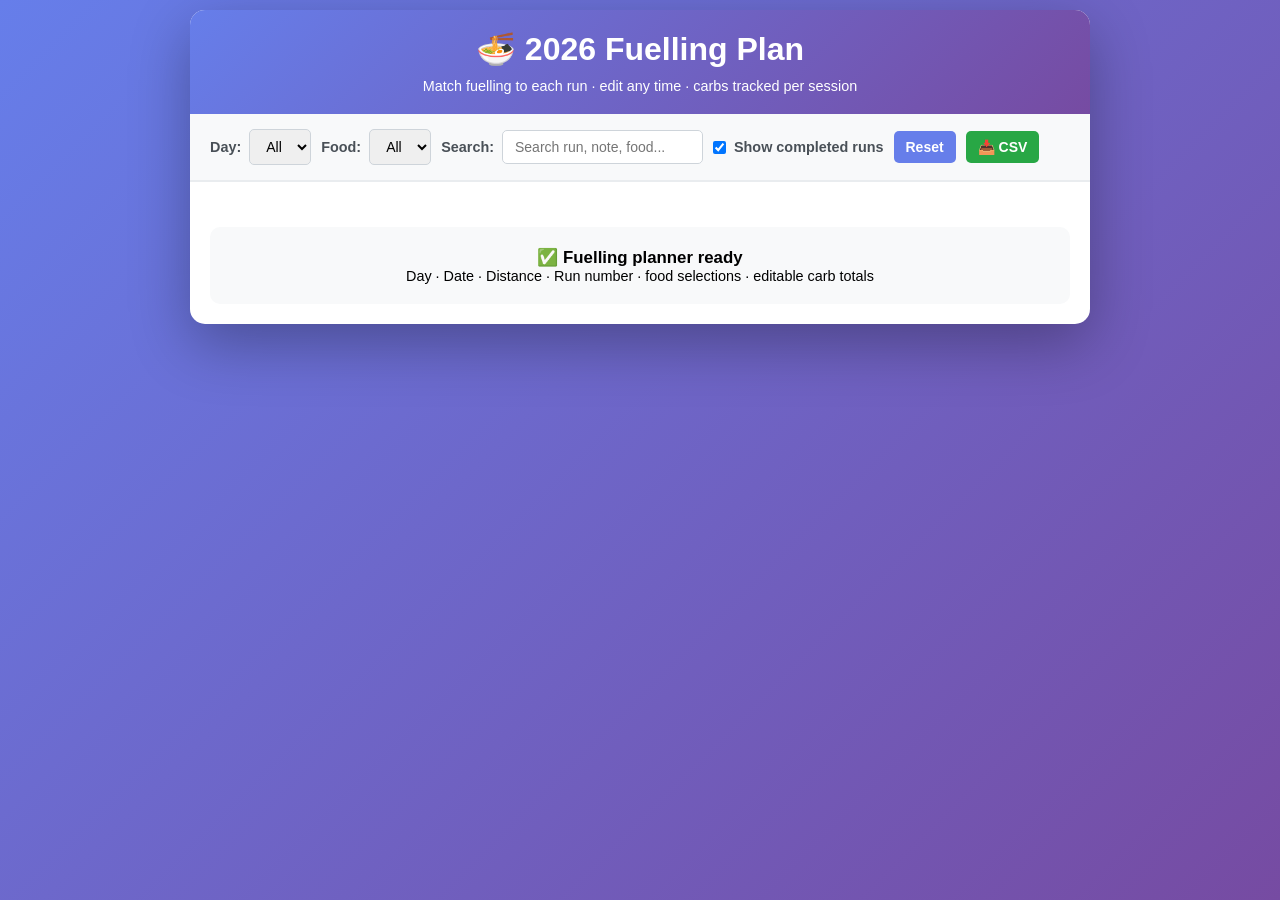
<file: fuelling.html>
<!DOCTYPE html>
<html lang="en">
<head>
  <meta charset="UTF-8">
  <meta name="viewport" content="width=device-width, initial-scale=1.0, viewport-fit=cover">
  <title>Fuelling Plan · 2026</title>
  <style>
    * {
      margin: 0;
      padding: 0;
      box-sizing: border-box;
    }
    body {
      font-family: 'Segoe UI', Tahoma, Geneva, Verdana, sans-serif;
      background: linear-gradient(135deg, #667eea 0%, #764ba2 100%);
      padding: 10px;
      min-height: 100vh;
    }
    .container {
      max-width: 900px;
      margin: 0 auto;
      background: white;
      border-radius: 15px;
      box-shadow: 0 20px 60px rgba(0,0,0,0.3);
      overflow: hidden;
    }
    .header {
      background: linear-gradient(135deg, #667eea 0%, #764ba2 100%);
      color: white;
      padding: 20px;
      text-align: center;
    }
    .header h1 {
      font-size: 2em;
      margin-bottom: 5px;
    }
    .controls {
      padding: 15px 20px;
      background: #f8f9fa;
      border-bottom: 2px solid #e9ecef;
      display: flex;
      gap: 10px;
      flex-wrap: wrap;
      align-items: center;
    }
    .control-group {
      display: flex;
      align-items: center;
      gap: 8px;
    }
    .control-group label {
      font-weight: 600;
      color: #495057;
      font-size: 0.9em;
    }
    select, input[type="text"], input[type="date"], input[type="number"], button {
      padding: 8px 12px;
      border: 1px solid #ced4da;
      border-radius: 5px;
      font-size: 14px;
    }
    select:focus, input:focus, textarea:focus {
      outline: none;
      border-color: #667eea;
      box-shadow: 0 0 0 3px rgba(102, 126, 234, 0.1);
    }
    button {
      background: #667eea;
      color: white;
      border: none;
      cursor: pointer;
      font-weight: 600;
      transition: all 0.3s;
    }
    button:hover {
      background: #764ba2;
      transform: translateY(-2px);
      box-shadow: 0 5px 15px rgba(0,0,0,0.2);
    }
    button.secondary {
      background: #28a745;
    }
    button.secondary:hover {
      background: #218838;
    }
    button.warning {
      background: #dc3545;
    }
    button.warning:hover {
      background: #c82333;
    }
    button.outline {
      background: white;
      color: #6c757d;
      border: 1px solid #ced4da;
    }
    button.outline:hover {
      background: #e9ecef;
    }
    .content {
      padding: 20px;
    }
    .stats {
      display: grid;
      grid-template-columns: repeat(auto-fit, minmax(120px, 1fr));
      gap: 15px;
      margin-bottom: 20px;
    }
    .stat-card {
      background: linear-gradient(135deg, #667eea 0%, #764ba2 100%);
      color: white;
      padding: 15px;
      border-radius: 10px;
      text-align: center;
    }
    .stat-card.completed {
      background: linear-gradient(135deg, #28a745 0%, #20c997 100%);
    }
    .stat-card.warning {
      background: linear-gradient(135deg, #fd7e14 0%, #ffc107 100%);
      color: #212529;
    }
    .stat-card h3 {
      font-size: 1.5em;
      margin-bottom: 5px;
    }
    .stat-card p {
      opacity: 0.9;
      font-size: 0.85em;
    }
    .run-container {
      margin-bottom: 20px;
      border: 2px solid #e9ecef;
      border-radius: 10px;
      overflow: hidden;
    }
    .run-header {
      background: #343a40;
      color: white;
      padding: 12px 15px;
      font-weight: 600;
      font-size: 0.95em;
      display: flex;
      justify-content: space-between;
      gap: 10px;
      flex-wrap: wrap;
    }
    .run-header.completed {
      background: #198754;
    }
    .run-item {
      padding: 15px;
      background: white;
      display: flex;
      flex-direction: column;
      gap: 12px;
      border-top: 1px solid #e9ecef;
    }
    .mobile-header {
      display: flex;
      justify-content: space-between;
      align-items: center;
      font-weight: 600;
      gap: 10px;
    }
    .mobile-main {
      display: grid;
      grid-template-columns: 1fr 1fr;
      gap: 10px;
      font-size: 0.95em;
    }
    .mobile-full {
      grid-column: 1 / -1;
    }
    .day-badge {
      background: #667eea;
      color: white;
      padding: 6px 12px;
      border-radius: 5px;
      text-align: center;
      font-weight: 600;
      font-size: 0.85em;
      white-space: nowrap;
    }
    .day-badge.completed {
      background: #198754;
    }
    .distance {
      color: #667eea;
      font-weight: 600;
    }
    .date-display, .run-number, .food-summary, .notes-text, .carb-total {
      color: #495057;
      font-size: 0.9em;
    }
    .food-pills {
      display: flex;
      flex-wrap: wrap;
      gap: 8px;
    }
    .food-pill {
      background: #eef2ff;
      color: #4c51bf;
      border: 1px solid #c7d2fe;
      border-radius: 999px;
      padding: 6px 10px;
      font-size: 0.82em;
      font-weight: 600;
    }
    .food-pill .qty {
      color: #343a40;
      margin-left: 4px;
    }
    .actions {
      display: flex;
      gap: 8px;
      flex-wrap: wrap;
    }
    .actions button {
      flex: 1;
      min-width: 120px;
    }
    .modal {
      display: none;
      position: fixed;
      z-index: 1000;
      left: 0;
      top: 0;
      width: 100%;
      height: 100%;
      background: rgba(0,0,0,0.5);
      align-items: center;
      justify-content: center;
      padding: 15px;
    }
    .modal.active {
      display: flex;
    }
    .modal-content {
      background: white;
      padding: 25px;
      border-radius: 10px;
      max-width: 760px;
      width: 100%;
      max-height: 88vh;
      overflow-y: auto;
    }
    .modal-content h2 {
      margin-bottom: 20px;
      color: #343a40;
    }
    .form-group {
      margin-bottom: 15px;
    }
    .form-group label {
      display: block;
      margin-bottom: 5px;
      font-weight: 600;
      color: #495057;
    }
    .form-group input,
    .form-group select,
    .form-group textarea {
      width: 100%;
      padding: 10px;
      border: 1px solid #ced4da;
      border-radius: 5px;
      font-size: 14px;
    }
    .form-group textarea {
      min-height: 90px;
      resize: vertical;
    }
    .food-grid {
      display: grid;
      grid-template-columns: repeat(auto-fit, minmax(240px, 1fr));
      gap: 12px;
      margin-top: 10px;
    }
    .food-option {
      border: 1px solid #e9ecef;
      border-radius: 8px;
      padding: 12px;
      background: #f8f9fa;
      display: grid;
      grid-template-columns: auto 1fr auto;
      gap: 10px;
      align-items: center;
    }
    .food-option input[type="checkbox"] {
      width: 18px;
      height: 18px;
    }
    .food-option .food-name {
      font-weight: 600;
      color: #343a40;
      font-size: 0.92em;
    }
    .food-option .food-carbs {
      color: #6c757d;
      font-size: 0.82em;
      margin-top: 3px;
    }
    .food-option input[type="number"] {
      width: 72px;
      padding: 8px;
    }
    .modal-actions {
      display: flex;
      gap: 10px;
      margin-top: 20px;
      flex-wrap: wrap;
    }
    .modal-actions button {
      flex: 1;
      min-width: 130px;
    }
    .export-section {
      margin-top: 25px;
      padding: 20px;
      background: #f8f9fa;
      border-radius: 10px;
      text-align: center;
      font-size: 0.9em;
    }
    @media (max-width: 640px) {
      .mobile-main {
        grid-template-columns: 1fr;
      }
      .mobile-header,
      .run-header {
        flex-direction: column;
        align-items: flex-start;
      }
      .actions button,
      .modal-actions button {
        min-width: 100%;
      }
      .food-grid {
        grid-template-columns: 1fr;
      }
    }
  </style>
</head>
<body>
  <div class="container">
    <div class="header">
      <h1>🍜 2026 Fuelling Plan</h1>
      <p style="font-size:0.9em; margin-top:10px;">Match fuelling to each run · edit any time · carbs tracked per session</p>
    </div>

    <div class="controls">
      <div class="control-group">
        <label for="dayFilter">Day:</label>
        <select id="dayFilter">
          <option value="all">All</option>
        </select>
      </div>
      <div class="control-group">
        <label for="foodFilter">Food:</label>
        <select id="foodFilter">
          <option value="all">All</option>
        </select>
      </div>
      <div class="control-group">
        <label for="searchBox">Search:</label>
        <input type="text" id="searchBox" placeholder="Search run, note, food...">
      </div>
      <div class="control-group">
        <input type="checkbox" id="showCompleted" checked>
        <label for="showCompleted">Show completed runs</label>
      </div>
      <button onclick="resetFilters()">Reset</button>
      <button class="secondary" onclick="exportToCSV()">📥 CSV</button>
    </div>

    <div class="content">
      <div class="stats" id="statsContainer"></div>
      <div id="runsContainer"></div>
      <div class="export-section">
        <h3>✅ Fuelling planner ready</h3>
        <p>Day · Date · Distance · Run number · food selections · editable carb totals</p>
      </div>
    </div>
  </div>

  <div id="editModal" class="modal">
    <div class="modal-content">
      <h2>Edit Fuelling Plan</h2>
      <form id="editForm">
        <div class="form-group">
          <label for="editDay">Day</label>
          <input type="text" id="editDay" readonly>
        </div>
        <div class="form-group">
          <label for="editDate">Date</label>
          <input type="text" id="editDate" readonly>
        </div>
        <div class="form-group">
          <label for="editDistance">Distance</label>
          <input type="text" id="editDistance" readonly>
        </div>
        <div class="form-group">
          <label for="editRunNumber">Run number</label>
          <input type="text" id="editRunNumber" readonly>
        </div>
        <div class="form-group">
          <label>Food selections</label>
          <div id="foodOptions" class="food-grid"></div>
        </div>
        <div class="form-group">
          <label for="editNotes">Fuelling notes</label>
          <textarea id="editNotes" placeholder="Add notes, timing, or anything you want to test..."></textarea>
        </div>
        <div class="form-group">
          <label for="editTotalCarbs">Total planned carbs (g)</label>
          <input type="text" id="editTotalCarbs" readonly>
        </div>
        <div class="modal-actions">
          <button type="submit">Save</button>
          <button type="button" class="warning" onclick="clearFoods()">Clear food</button>
          <button type="button" onclick="closeModal()">Cancel</button>
        </div>
      </form>
    </div>
  </div>

  <script>
    const baseRunsData = [
      {Run:1,Day:'Mon',Date:'18/05/2026',Distance_km:10,Type:'Easy'},
      {Run:2,Day:'Fri',Date:'22/05/2026',Distance_km:22,Type:'Long'},
      {Run:3,Day:'Mon',Date:'25/05/2026',Distance_km:10,Type:'Zone 2'},
      {Run:4,Day:'Thu',Date:'28/05/2026',Distance_km:14,Type:'Steady'},
      {Run:5,Day:'Sat',Date:'30/05/2026',Distance_km:22,Type:'Long'},
      {Run:6,Day:'Mon',Date:'01/06/2026',Distance_km:12,Type:'Zone 2'},
      {Run:7,Day:'Tue',Date:'02/06/2026',Distance_km:7,Type:'Hill quality'},
      {Run:8,Day:'Thu',Date:'04/06/2026',Distance_km:16,Type:'Steady'},
      {Run:9,Day:'Sat',Date:'06/06/2026',Distance_km:30,Type:'Long'},
      {Run:10,Day:'Mon',Date:'08/06/2026',Distance_km:12,Type:'Zone 2'},
      {Run:11,Day:'Tue',Date:'09/06/2026',Distance_km:7,Type:'Hill quality'},
      {Run:12,Day:'Thu',Date:'11/06/2026',Distance_km:16,Type:'Steady'},
      {Run:13,Day:'Sat',Date:'13/06/2026',Distance_km:33,Type:'Long'},
      {Run:14,Day:'Mon',Date:'15/06/2026',Distance_km:12,Type:'Zone 2'},
      {Run:15,Day:'Tue',Date:'16/06/2026',Distance_km:7,Type:'Hill quality'},
      {Run:16,Day:'Thu',Date:'18/06/2026',Distance_km:16,Type:'Steady'},
      {Run:17,Day:'Sat',Date:'20/06/2026',Distance_km:36,Type:'Long'},
      {Run:18,Day:'Mon',Date:'22/06/2026',Distance_km:14,Type:'Zone 2'},
      {Run:19,Day:'Tue',Date:'23/06/2026',Distance_km:7,Type:'Hill quality'},
      {Run:20,Day:'Thu',Date:'25/06/2026',Distance_km:20,Type:'Steady'},
      {Run:21,Day:'Sat',Date:'27/06/2026',Distance_km:22,Type:'Long'},
      {Run:22,Day:'Mon',Date:'29/06/2026',Distance_km:14,Type:'Zone 2'},
      {Run:23,Day:'Tue',Date:'30/06/2026',Distance_km:7,Type:'Hill quality'},
      {Run:24,Day:'Thu',Date:'02/07/2026',Distance_km:20,Type:'Steady'},
      {Run:25,Day:'Sat',Date:'04/07/2026',Distance_km:38,Type:'Long'},
      {Run:26,Day:'Mon',Date:'06/07/2026',Distance_km:14,Type:'Zone 2'},
      {Run:27,Day:'Tue',Date:'07/07/2026',Distance_km:7,Type:'Hill quality'},
      {Run:28,Day:'Thu',Date:'09/07/2026',Distance_km:20,Type:'Steady'},
      {Run:29,Day:'Sat',Date:'11/07/2026',Distance_km:40,Type:'Long'},
      {Run:30,Day:'Mon',Date:'13/07/2026',Distance_km:14,Type:'Zone 2'},
      {Run:31,Day:'Tue',Date:'14/07/2026',Distance_km:7,Type:'Hill quality'},
      {Run:32,Day:'Thu',Date:'16/07/2026',Distance_km:20,Type:'Steady'},
      {Run:33,Day:'Sat',Date:'18/07/2026',Distance_km:24,Type:'Long'},
      {Run:34,Day:'Mon',Date:'20/07/2026',Distance_km:12,Type:'Zone 2'},
      {Run:35,Day:'Wed',Date:'22/07/2026',Distance_km:14,Type:'Hill quality'},
      {Run:36,Day:'Thu',Date:'23/07/2026',Distance_km:12,Type:'Steady'},
      {Run:37,Day:'Fri',Date:'24/07/2026',Distance_km:22,Type:'Long'},
      {Run:38,Day:'Sat',Date:'25/07/2026',Distance_km:22,Type:'Long'},
      {Run:39,Day:'Mon',Date:'27/07/2026',Distance_km:12,Type:'Zone 2'},
      {Run:40,Day:'Tue',Date:'28/07/2026',Distance_km:16,Type:'Hill quality'},
      {Run:41,Day:'Wed',Date:'29/07/2026',Distance_km:12,Type:'Steady'},
      {Run:42,Day:'Fri',Date:'31/07/2026',Distance_km:16,Type:'Steady'},
      {Run:43,Day:'Sat',Date:'01/08/2026',Distance_km:26,Type:'Long'},
      {Run:44,Day:'Mon',Date:'03/08/2026',Distance_km:8,Type:'Zone 2'},
      {Run:45,Day:'Tue',Date:'04/08/2026',Distance_km:7,Type:'Hill quality'},
      {Run:46,Day:'Fri',Date:'07/08/2026',Distance_km:79,Type:'Race'},
      {Run:47,Day:'Mon',Date:'10/08/2026',Distance_km:8,Type:'Zone 2'},
      {Run:48,Day:'Tue',Date:'11/08/2026',Distance_km:7,Type:'Hill quality'},
      {Run:49,Day:'Thu',Date:'13/08/2026',Distance_km:14,Type:'Steady'},
      {Run:50,Day:'Sat',Date:'15/08/2026',Distance_km:22,Type:'Long'},
      {Run:51,Day:'Mon',Date:'17/08/2026',Distance_km:8,Type:'Zone 2'},
      {Run:52,Day:'Tue',Date:'18/08/2026',Distance_km:7,Type:'Hill quality'},
      {Run:53,Day:'Thu',Date:'20/08/2026',Distance_km:14,Type:'Steady'},
      {Run:54,Day:'Sat',Date:'22/08/2026',Distance_km:22,Type:'Long'},
      {Run:55,Day:'Mon',Date:'24/08/2026',Distance_km:12,Type:'Zone 2'},
      {Run:56,Day:'Tue',Date:'25/08/2026',Distance_km:7,Type:'Mountain Quality'},
      {Run:57,Day:'Thu',Date:'27/08/2026',Distance_km:18,Type:'Steady'},
      {Run:58,Day:'Sat',Date:'29/08/2026',Distance_km:30,Type:'Long'},
      {Run:59,Day:'Mon',Date:'31/08/2026',Distance_km:12,Type:'Zone 2'},
      {Run:60,Day:'Tue',Date:'01/09/2026',Distance_km:7,Type:'Mountain Quality'},
      {Run:61,Day:'Thu',Date:'03/09/2026',Distance_km:18,Type:'Steady'},
      {Run:62,Day:'Sat',Date:'05/09/2026',Distance_km:30,Type:'Long'},
      {Run:63,Day:'Mon',Date:'07/09/2026',Distance_km:12,Type:'Zone 2'},
      {Run:64,Day:'Tue',Date:'08/09/2026',Distance_km:7,Type:'Mountain Quality'},
      {Run:65,Day:'Thu',Date:'10/09/2026',Distance_km:18,Type:'Steady'},
      {Run:66,Day:'Sat',Date:'12/09/2026',Distance_km:30,Type:'Long'},
      {Run:67,Day:'Mon',Date:'14/09/2026',Distance_km:8,Type:'Zone 2'},
      {Run:68,Day:'Tue',Date:'15/09/2026',Distance_km:7,Type:'Hill quality'},
      {Run:69,Day:'Sun',Date:'20/09/2026',Distance_km:25,Type:'Race'},
      {Run:70,Day:'Mon',Date:'21/09/2026',Distance_km:10,Type:'Zone 2'},
      {Run:71,Day:'Tue',Date:'22/09/2026',Distance_km:7,Type:'Hill quality'},
      {Run:72,Day:'Thu',Date:'24/09/2026',Distance_km:16,Type:'Progression Steady'},
      {Run:73,Day:'Sat',Date:'26/09/2026',Distance_km:32,Type:'Long'},
      {Run:74,Day:'Mon',Date:'28/09/2026',Distance_km:10,Type:'Zone 2'},
      {Run:75,Day:'Tue',Date:'29/09/2026',Distance_km:7,Type:'Hill quality'},
      {Run:76,Day:'Sat',Date:'03/10/2026',Distance_km:50,Type:'Race'},
      {Run:77,Day:'Mon',Date:'05/10/2026',Distance_km:8,Type:'Zone 2'},
      {Run:78,Day:'Tue',Date:'06/10/2026',Distance_km:7,Type:'Speed Quality'},
      {Run:79,Day:'Sun',Date:'11/10/2026',Distance_km:21.1,Type:'Race'}
    ];

    const foodCatalogue = [
      { id: 'naak-salted-soup', name: 'Näak Salted Soup', carbs: 55 },
      { id: 'naak-energy-drink', name: 'Näak Energy Drink (500ml)', carbs: 55 },
      { id: 'aldi-bagel-pastrami', name: 'Aldi Bagel with Pastrami & Pickle', carbs: 44 },
      { id: 'aldi-bagel-bovril', name: 'Aldi Bagel with Bovril & Dairylea', carbs: 44 },
      { id: 'running-gel', name: 'Running Gel (1:0.8 mix)', carbs: 40 },
      { id: 'running-flapjack', name: 'Running Flapjack', carbs: 40 },
      { id: 'sweets', name: 'Sweets (per portion)', carbs: 40 },
      { id: 'precision-fuel-chews', name: 'Precision Fuel Chews', carbs: 30 },
      { id: 'kmc-mint-gel', name: 'KMC Mint Gel', carbs: 27 },
      { id: 'Running-puree', name: 'Running Puree', carbs: 26 },
      { id: 'naak-waffles', name: 'Näak Waffles', carbs: 17 },,
      { id: 'single-bounty-bar', name: 'Single Bounty Bar (1 piece)', carbs: 17 }
      { id: 'Running Tiffin', name: 'Running Tiffin', carbs:40},
    ];

    const storageKey = 'fuellingPlan2026_v1';
    let currentEditIndex = null;

    const savedFuelling = (() => {
      try {
        return JSON.parse(localStorage.getItem(storageKey) || '{}');
      } catch (e) {
        return {};
      }
    })();

    let fuellingData = baseRunsData.map(run => {
      const saved = savedFuelling[run.Run] || {};
      return {
        ...run,
        foods: Array.isArray(saved.foods) ? saved.foods : [],
        notes: saved.notes || '',
        completed: !!saved.completed
      };
    });

    function getFoodById(id) {
      return foodCatalogue.find(food => food.id === id);
    }

    function calculateTotalCarbs(run) {
      return run.foods.reduce((sum, item) => {
        const food = getFoodById(item.id);
        return sum + (food ? food.carbs * (item.qty || 0) : 0);
      }, 0);
    }

    function saveFuellingData() {
      const payload = {};
      fuellingData.forEach(run => {
        payload[run.Run] = {
          foods: run.foods,
          notes: run.notes,
          completed: !!run.completed
        };
      });
      localStorage.setItem(storageKey, JSON.stringify(payload));
    }

    function populateFilters() {
      const dayFilter = document.getElementById('dayFilter');
      const foodFilter = document.getElementById('foodFilter');
      const days = [...new Set(fuellingData.map(run => run.Day))];
      days.forEach(day => {
        const option = document.createElement('option');
        option.value = day;
        option.textContent = day;
        dayFilter.appendChild(option);
      });
      foodCatalogue.forEach(food => {
        const option = document.createElement('option');
        option.value = food.id;
        option.textContent = food.name;
        foodFilter.appendChild(option);
      });
    }

    function updateStats() {
      const totalRuns = fuellingData.length;
      const visibleRuns = fuellingData.filter(run => !run.completed).length;
      const plannedRuns = fuellingData.filter(run => (run.foods.length > 0 || run.notes.trim()) && !run.completed).length;
      const totalCarbs = fuellingData.reduce((sum, run) => sum + calculateTotalCarbs(run), 0);
      const averageCarbs = plannedRuns ? (totalCarbs / plannedRuns).toFixed(0) : 0;
      const highFuelRuns = fuellingData.filter(run => calculateTotalCarbs(run) >= 80 && !run.completed).length;
      const completedRuns = fuellingData.filter(run => run.completed).length;

      document.getElementById('statsContainer').innerHTML = `
        <div class="stat-card"><h3>${totalRuns}</h3><p>Total runs</p></div>
        <div class="stat-card completed"><h3>${plannedRuns}</h3><p>Planned & visible runs</p></div>
        <div class="stat-card"><h3>${visibleRuns}</h3><p>Visible runs (not completed)</p></div>
        <div class="stat-card warning"><h3>${averageCarbs}g</h3><p>Avg per planned visible run</p></div>
        <div class="stat-card"><h3>${highFuelRuns}</h3><p>80g+ visible runs</p></div>
        <div class="stat-card completed"><h3>${completedRuns}</h3><p>Completed runs</p></div>
      `;
    }

    function renderRuns() {
      const dayFilter = document.getElementById('dayFilter').value;
      const foodFilter = document.getElementById('foodFilter').value;
      const search = document.getElementById('searchBox').value.toLowerCase();
      const showCompleted = document.getElementById('showCompleted').checked;

      let filtered = fuellingData.filter(run => {
        if (!showCompleted && run.completed) return false;
        if (dayFilter !== 'all' && run.Day !== dayFilter) return false;
        if (foodFilter !== 'all' && !run.foods.some(item => item.id === foodFilter && item.qty > 0)) return false;
        if (search) {
          const foodNames = run.foods.map(item => getFoodById(item.id)?.name || '').join(' ');
          const haystack = `${run.Run} ${run.Day} ${run.Date} ${run.Distance_km} ${run.Type} ${run.notes} ${foodNames}`.toLowerCase();
          if (!haystack.includes(search)) return false;
        }
        return true;
      });

      const container = document.getElementById('runsContainer');
      container.innerHTML = '';

      filtered.forEach(run => {
        const miles = (run.Distance_km * 0.621371).toFixed(1);
        const totalCarbs = calculateTotalCarbs(run);
        const selectedFoods = run.foods
          .filter(item => item.qty > 0)
          .map(item => {
            const food = getFoodById(item.id);
            return food ? `<span class="food-pill">${food.name}<span class="qty">×${item.qty}</span></span>` : '';
          })
          .join('');

        const wrapper = document.createElement('div');
        wrapper.className = 'run-container';
        wrapper.innerHTML = `
          <div class="run-header ${run.completed ? 'completed' : ''}">
            <span>${run.completed ? '✅ ' : ''}Run ${run.Run} • ${run.Type}</span>
            <span>${totalCarbs}g planned carbs</span>
          </div>
          <div class="run-item">
            <div class="mobile-header">
              <div style="display:flex; gap:8px; align-items:center; flex-wrap:wrap;">
                <span class="day-badge ${run.completed ? 'completed' : ''}">${run.Day}</span>
                <span class="run-number">Run number: ${run.Run}</span>
              </div>
              <span class="date-display">${run.Date}</span>
            </div>
            <div class="mobile-main">
              <div><div class="distance">${run.Distance_km}km (${miles}mi)</div></div>
              <div><div class="carb-total">Planned carbs: ${totalCarbs}g</div></div>
            </div>
            <div class="mobile-full">
              <div class="food-summary">${selectedFoods || '<span style="color:#6c757d;">No food selected yet</span>'}</div>
            </div>
            <div class="mobile-full">
              <div class="notes-text">${run.notes ? run.notes : '<span style="color:#6c757d;">No fuelling notes added</span>'}</div>
            </div>
            <div class="actions">
              <button class="secondary" onclick="editRun(${run.Run})">✏️ Edit fuelling</button>
              <button class="outline" onclick="toggleCompleted(${run.Run})">
                ${run.completed ? '↩️ Undo complete' : '✅ Mark complete & hide'}
              </button>
            </div>
          </div>
        `;
        container.appendChild(wrapper);
      });

      if (!filtered.length) {
        container.innerHTML = '<div class="run-container"><div class="run-item"><div class="notes-text">No runs match the current filter.</div></div></div>';
      }

      updateStats();
    }

    function buildFoodOptions(run) {
      const foodOptions = document.getElementById('foodOptions');
      foodOptions.innerHTML = foodCatalogue.map(food => {
        const selected = run.foods.find(item => item.id === food.id);
        const qty = selected?.qty || 0;
        return `
          <div class="food-option">
            <input type="checkbox" id="food-${food.id}" data-food-id="${food.id}" ${qty > 0 ? 'checked' : ''} onchange="toggleFoodQty('${food.id}')">
            <label for="food-${food.id}">
              <div class="food-name">${food.name}</div>
              <div class="food-carbs">${food.carbs}g carbs each</div>
            </label>
            <input type="number" min="1" step="1" value="${qty > 0 ? qty : 1}" id="qty-${food.id}" ${qty > 0 ? '' : 'disabled'} oninput="updateModalCarbs()">
          </div>
        `;
      }).join('');
      updateModalCarbs();
    }

    function toggleFoodQty(foodId) {
      const checkbox = document.getElementById(`food-${foodId}`);
      const qtyInput = document.getElementById(`qty-${foodId}`);
      qtyInput.disabled = !checkbox.checked;
      if (checkbox.checked && (!qtyInput.value || Number(qtyInput.value) < 1)) qtyInput.value = 1;
      updateModalCarbs();
    }

    function updateModalCarbs() {
      let total = 0;
      foodCatalogue.forEach(food => {
        const checkbox = document.getElementById(`food-${food.id}`);
        const qtyInput = document.getElementById(`qty-${food.id}`);
        if (checkbox && qtyInput && checkbox.checked) {
          total += food.carbs * Math.max(1, Number(qtyInput.value || 1));
        }
      });
      document.getElementById('editTotalCarbs').value = `${total}g`;
    }

    function editRun(runNumber) {
      const run = fuellingData.find(item => item.Run === runNumber);
      currentEditIndex = fuellingData.findIndex(item => item.Run === runNumber);
      document.getElementById('editDay').value = run.Day;
      document.getElementById('editDate').value = run.Date;
      document.getElementById('editDistance').value = `${run.Distance_km}km`;
      document.getElementById('editRunNumber').value = run.Run;
      document.getElementById('editNotes').value = run.notes || '';
      buildFoodOptions(run);
      document.getElementById('editModal').classList.add('active');
    }

    function clearFoods() {
      foodCatalogue.forEach(food => {
        const checkbox = document.getElementById(`food-${food.id}`);
        const qtyInput = document.getElementById(`qty-${food.id}`);
        if (checkbox) checkbox.checked = false;
        if (qtyInput) {
          qtyInput.disabled = true;
          qtyInput.value = 1;
        }
      });
      updateModalCarbs();
    }

    function closeModal() {
      document.getElementById('editModal').classList.remove('active');
      currentEditIndex = null;
    }

    function toggleCompleted(runNumber) {
      const idx = fuellingData.findIndex(r => r.Run === runNumber);
      if (idx === -1) return;
      fuellingData[idx].completed = !fuellingData[idx].completed;
      saveFuellingData();
      renderRuns();
    }

    document.getElementById('editForm').addEventListener('submit', function(e) {
      e.preventDefault();
      if (currentEditIndex === null) return;

      const selectedFoods = foodCatalogue
        .map(food => {
          const checkbox = document.getElementById(`food-${food.id}`);
          const qtyInput = document.getElementById(`qty-${food.id}`);
          return checkbox && checkbox.checked ? { id: food.id, qty: Math.max(1, Number(qtyInput.value || 1)) } : null;
        })
        .filter(Boolean);

      fuellingData[currentEditIndex].foods = selectedFoods;
      fuellingData[currentEditIndex].notes = document.getElementById('editNotes').value.trim();
      saveFuellingData();
      renderRuns();
      closeModal();
    });

    function resetFilters() {
      document.getElementById('dayFilter').value = 'all';
      document.getElementById('foodFilter').value = 'all';
      document.getElementById('searchBox').value = '';
      document.getElementById('showCompleted').checked = true;
      renderRuns();
    }

    function exportToCSV() {
      const rows = fuellingData.map(run => {
        const foods = run.foods
          .filter(item => item.qty > 0)
          .map(item => {
            const food = getFoodById(item.id);
            return food ? `${food.name} x${item.qty}` : '';
          })
          .filter(Boolean)
          .join(' | ');
        return {
          Day: run.Day,
          Date: run.Date,
          Distance_km: run.Distance_km,
          Run_number: run.Run,
          Run_type: run.Type,
          Foods: foods,
          Total_carbs_g: calculateTotalCarbs(run),
          Notes: run.notes,
          Completed: run.completed ? 'Yes' : 'No'
        };
      });

      const headers = Object.keys(rows[0]);
      const csv = [
        headers.join(','),
        ...rows.map(row => headers.map(header => {
          const value = String(row[header] ?? '');
          return /[",\n]/.test(value) ? `"${value.replace(/"/g, '""')}"` : value;
        }).join(','))
      ].join('\n');

      const blob = new Blob([csv], { type: 'text/csv;charset=utf-8;' });
      const url = URL.createObjectURL(blob);
      const link = document.createElement('a');
      link.href = url;
      link.download = 'fuelling_plan_2026.csv';
      link.click();
      URL.revokeObjectURL(url);
    }

    document.getElementById('dayFilter').addEventListener('change', renderRuns);
    document.getElementById('foodFilter').addEventListener('change', renderRuns);
    document.getElementById('searchBox').addEventListener('input', renderRuns);
    document.getElementById('showCompleted').addEventListener('change', renderRuns);
    document.getElementById('editModal').addEventListener('click', function(e) {
      if (e.target === this) closeModal();
    });

    window.onload = function() {
      populateFilters();
      renderRuns();
    };
  </script>
          
</body>
</html>
</file>
